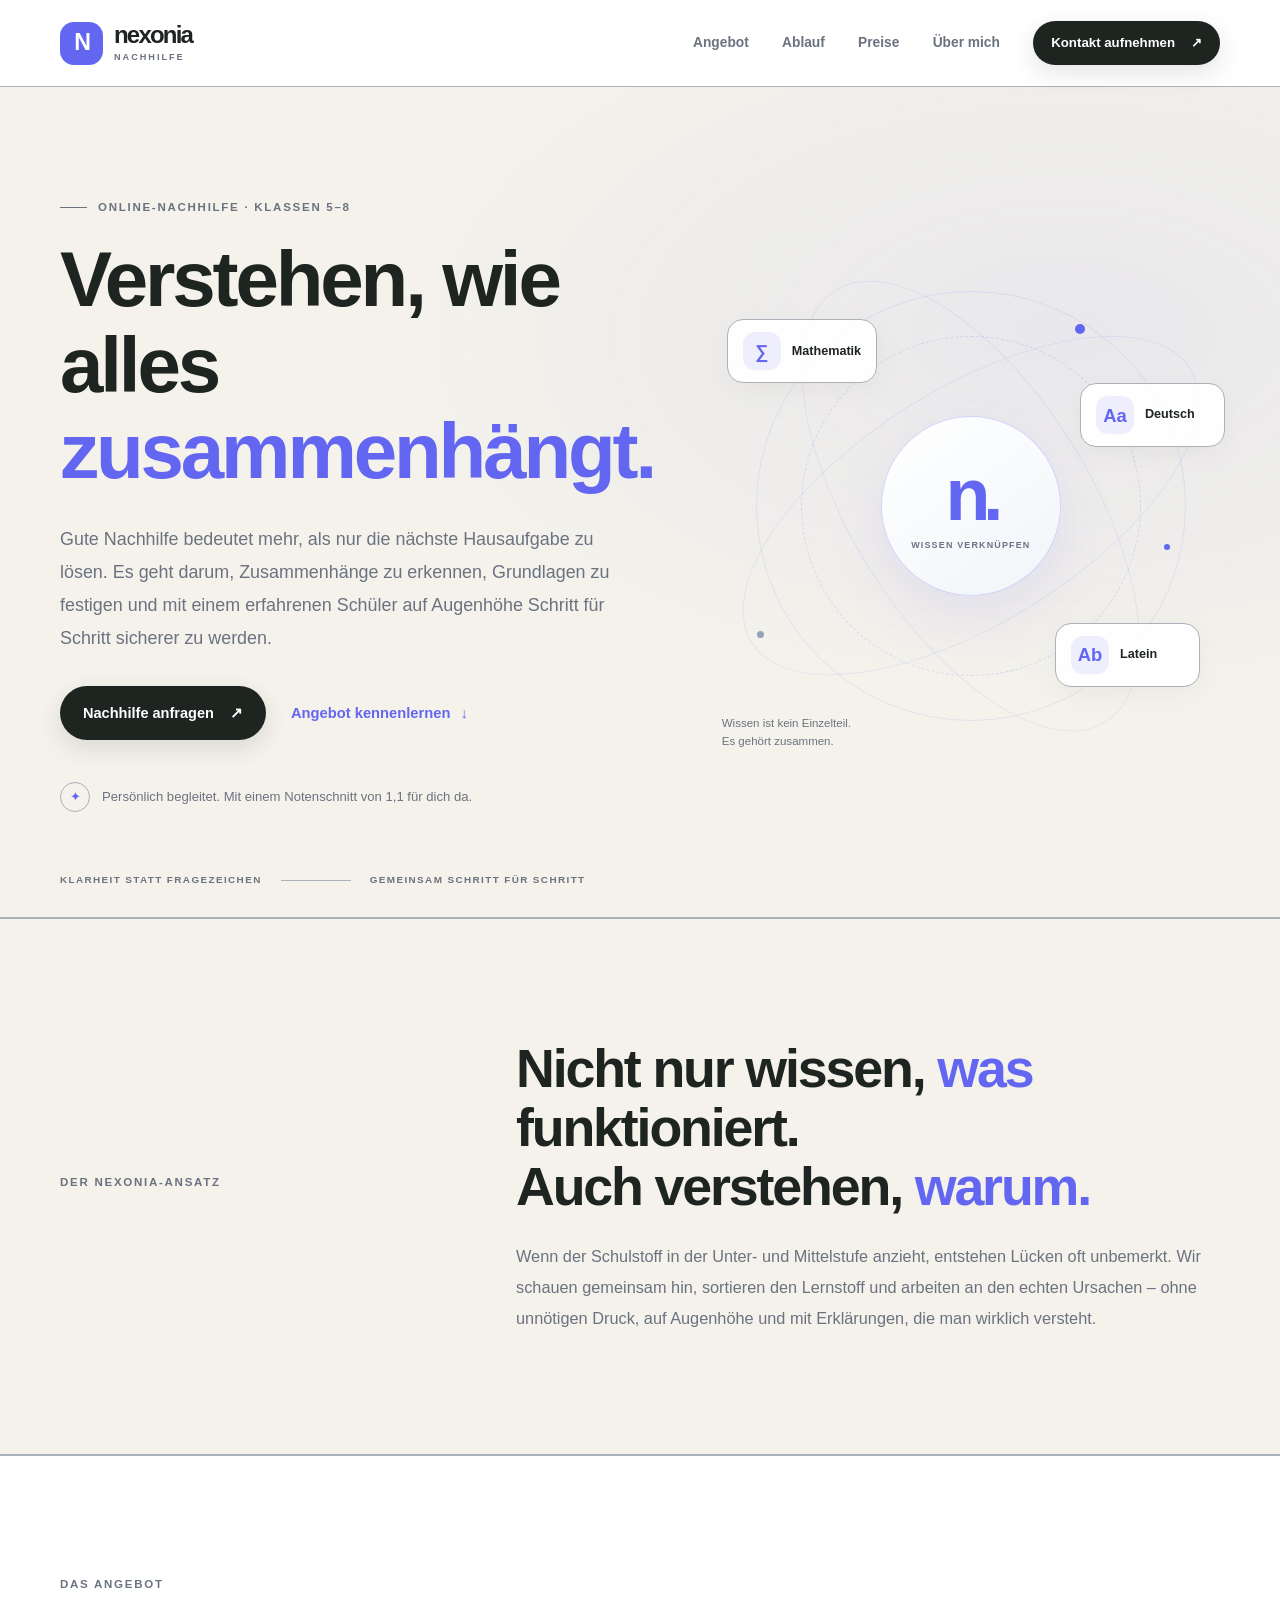
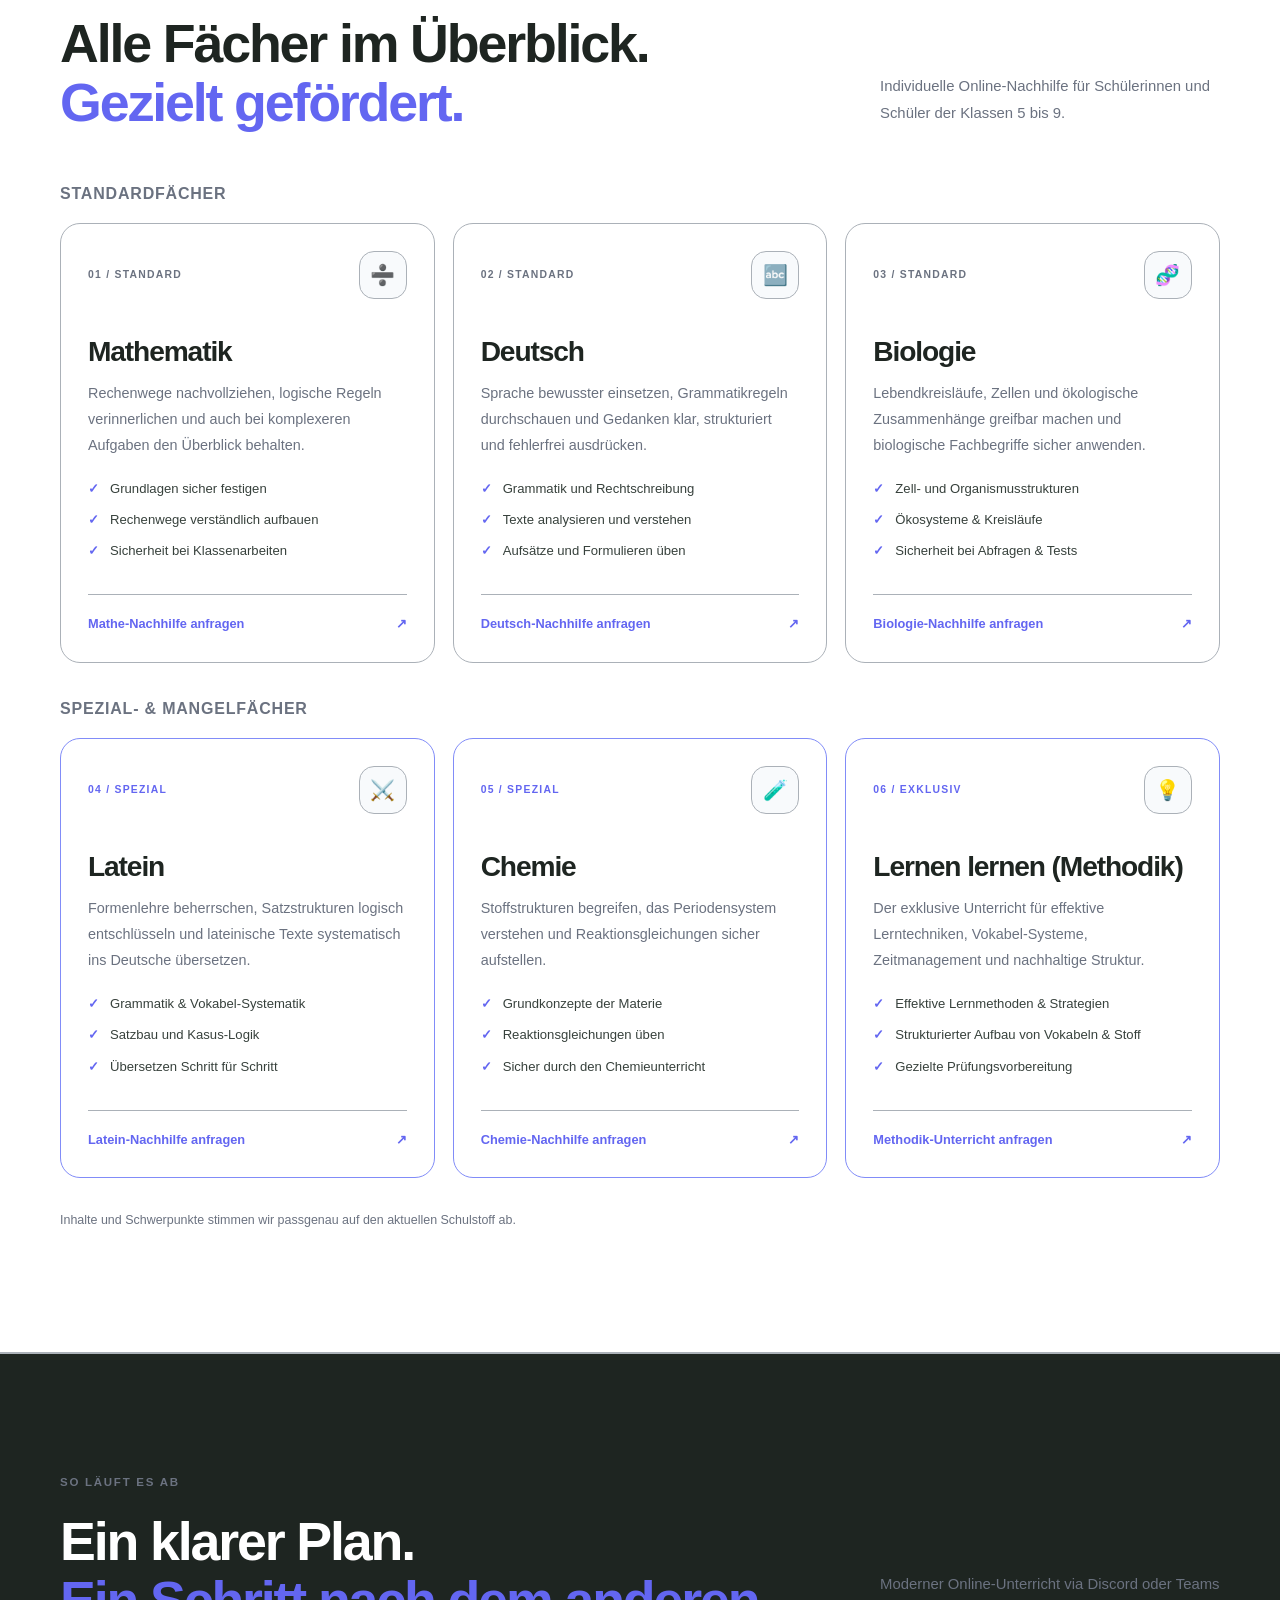
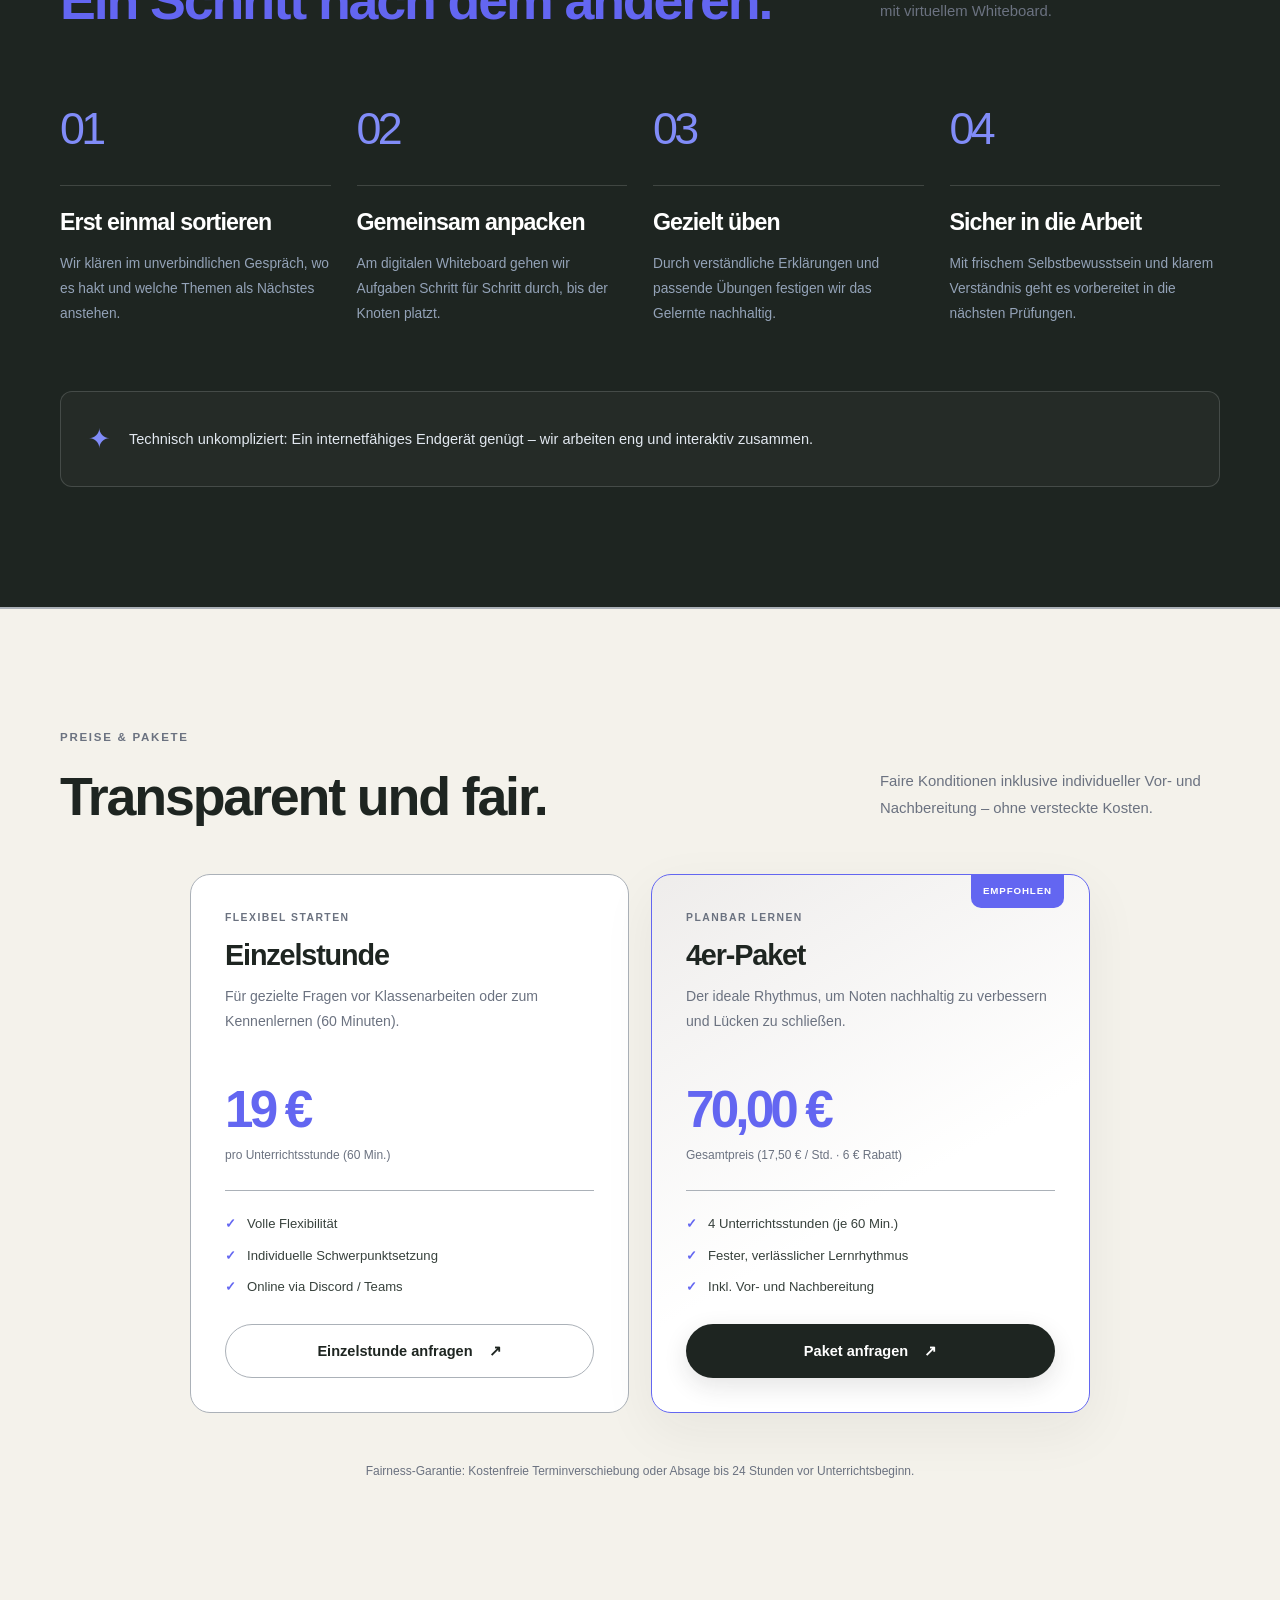
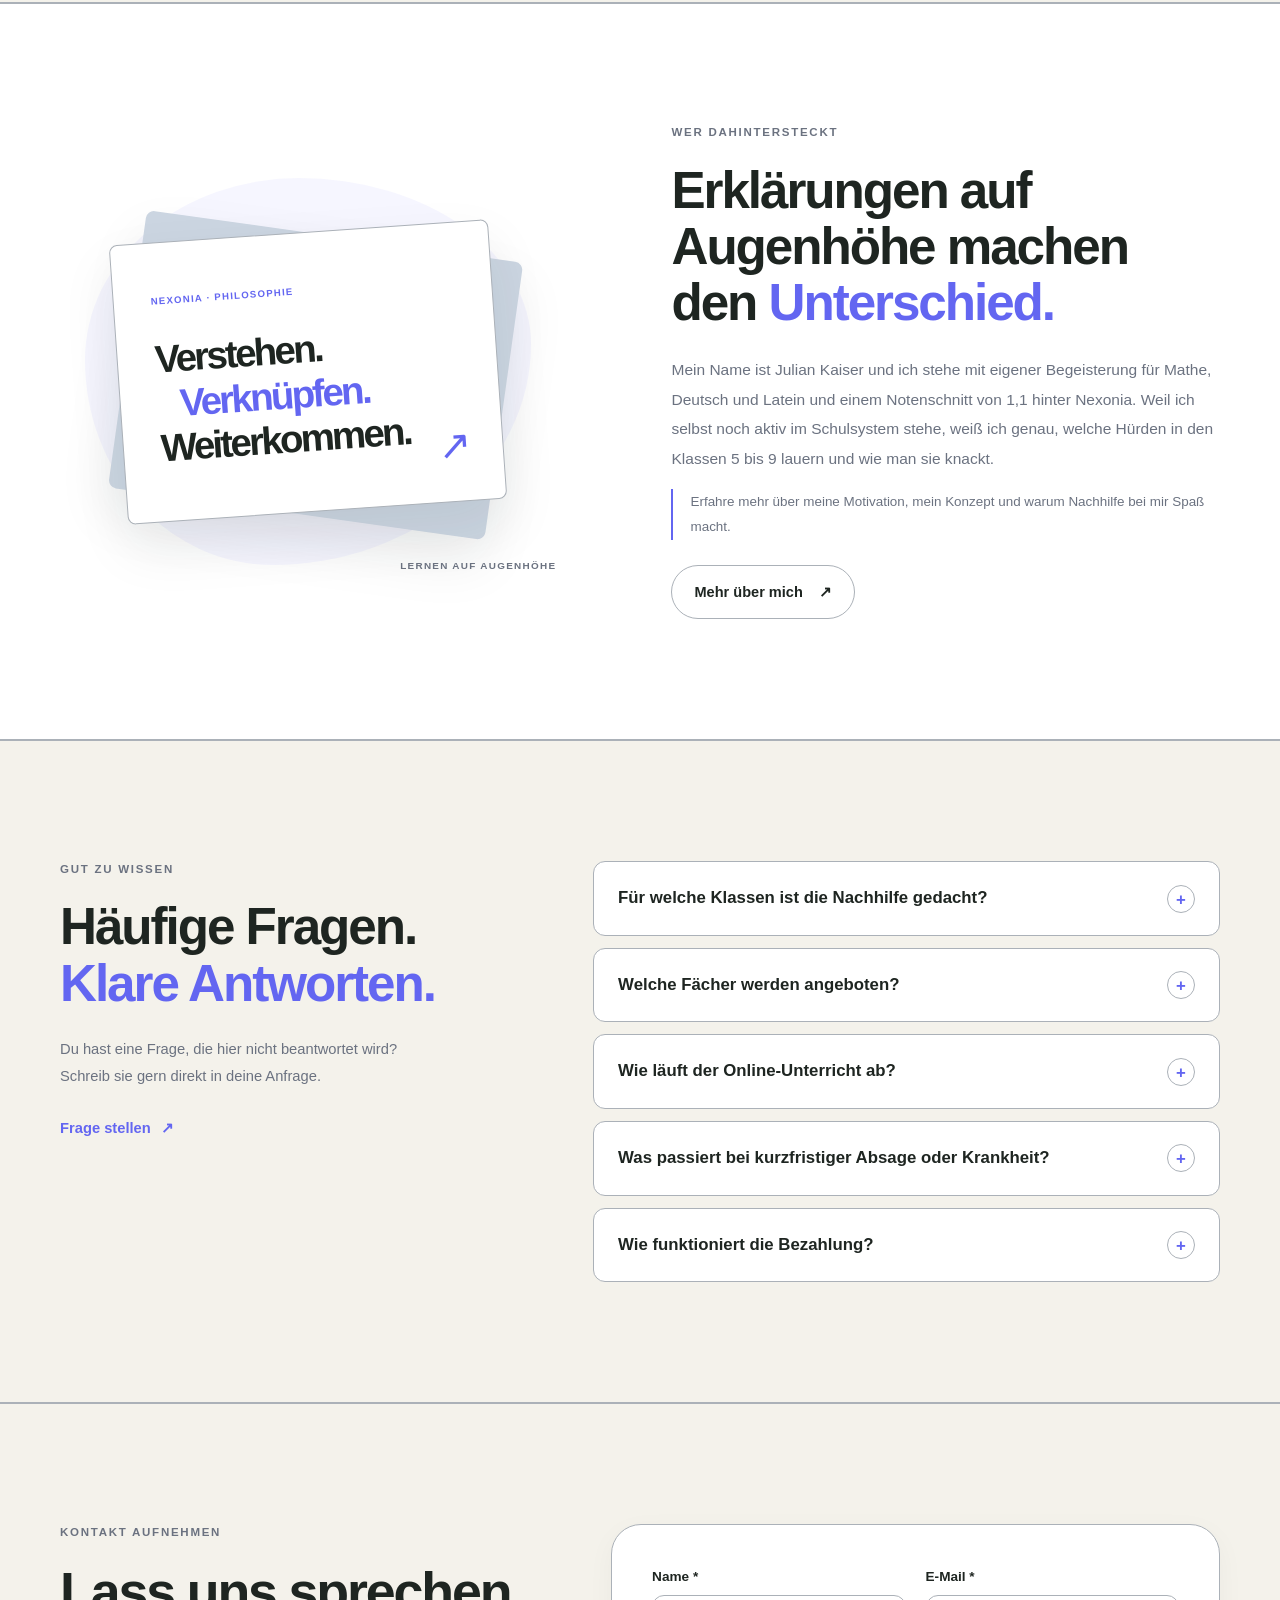
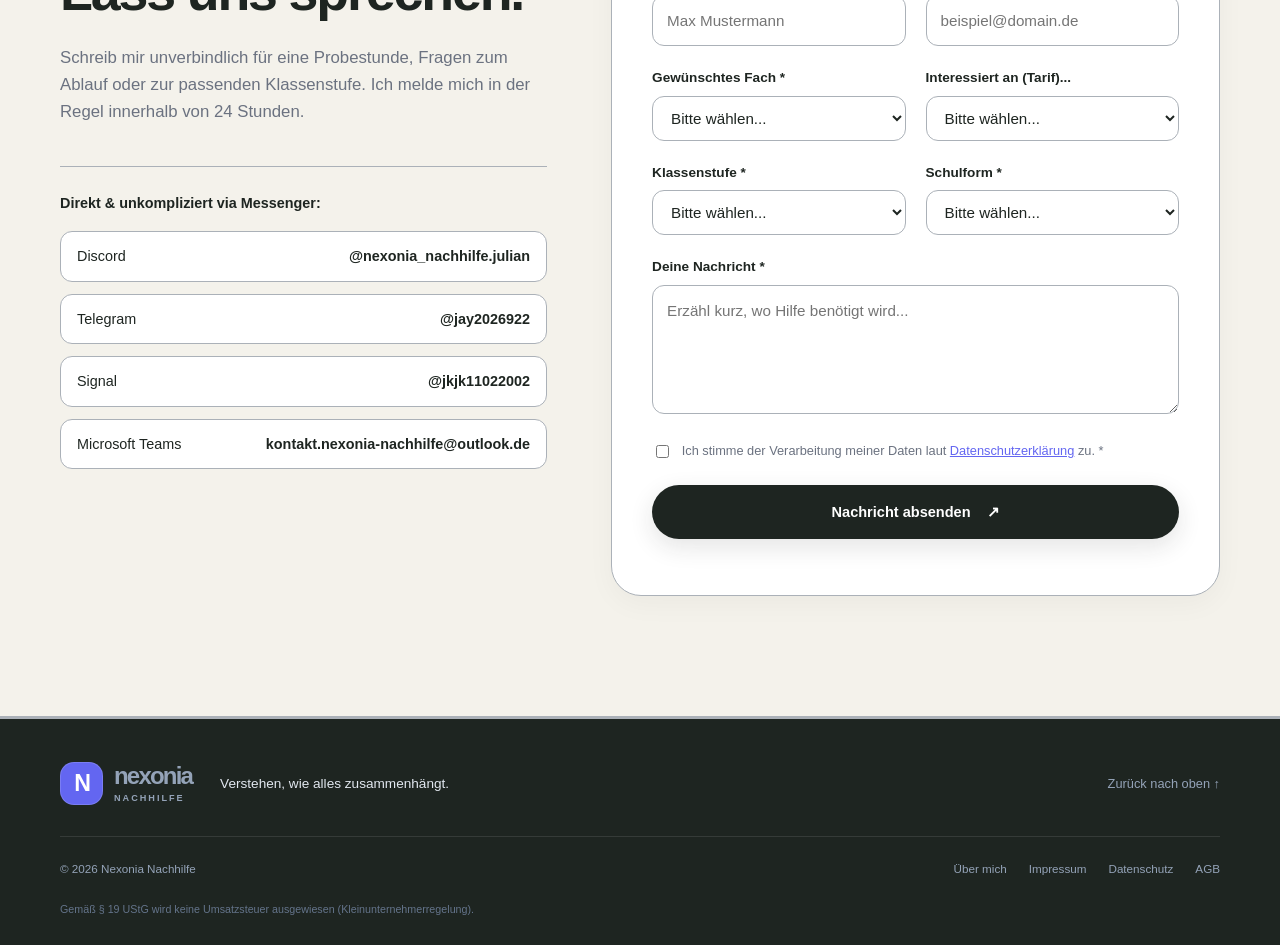
<file: index.html>
<!DOCTYPE html>
<html lang="de">
<head>
    <meta charset="UTF-8">
    <meta name="viewport" content="width=device-width, initial-scale=1">
    <meta name="description" content="Nexonia Nachhilfe: persönliche Online-Nachhilfe in Mathematik, Deutsch und Latein für die Klassen 5 bis 9. Verständlich erklärt und individuell begleitet.">
    <title>Nexonia Nachhilfe – Verstehen, wie alles zusammenhängt</title>
    <link rel="stylesheet" href="css/style.css">
    <link rel="apple-touch-icon" sizes="180x180" href="assets/apple-touch-icon.png">
    <link rel="icon" type="image/png" sizes="32x32" href="assets/favicon-32x32.png">
    <link rel="icon" type="image/png" sizes="16x16" href="assets/favicon-16x16.png">
    <link rel="icon" type="image/png" sizes="16x16" href="assets/favicon.ico">
    <link rel="manifest" href="assets/site.webmanifest">
    <script src="js/main.js" defer></script>
</head>

<body>
    <a class="skip-link" href="#main">Direkt zum Inhalt</a>

    <header class="site-header" id="top">
        <div class="container header-inner">
            <a class="brand" href="index.html" aria-label="Nexonia Nachhilfe – Startseite">
                <span class="brand-mark" aria-hidden="true">N</span>
                <span class="brand-copy">
                    <span class="brand-name">nexonia</span>
                    <span class="brand-subtitle">NACHHILFE</span>
                </span>
            </a>

            <button class="nav-toggle" type="button" aria-expanded="false" aria-controls="primary-navigation" aria-label="Navigation öffnen">
                <span></span>
                <span></span>
            </button>

            <nav class="primary-navigation" id="primary-navigation" aria-label="Hauptnavigation">
                <a href="#angebot">Angebot</a>
                <a href="#ablauf">Ablauf</a>
                <a href="#preise">Preise</a>
                <a href="ueber-mich.html">Über mich</a>
                <a class="button button-small button-dark" href="#kontakt">Kontakt aufnehmen <span aria-hidden="true">↗</span></a>
            </nav>
        </div>
    </header>

    <main id="main">
        <!-- HERO -->
        <section class="hero section">
            <div class="container hero-grid">
                <div class="hero-copy">
                    <p class="eyebrow"><span class="eyebrow-line"></span> ONLINE-NACHHILFE · KLASSEN 5–8</p>
                    <h1>Verstehen, wie<br>alles <span class="text-accent">zusammenhängt.</span></h1>
                    <p class="hero-description">
                        Gute Nachhilfe bedeutet mehr, als nur die nächste Hausaufgabe zu lösen. 
                        Es geht darum, Zusammenhänge zu erkennen, Grundlagen zu festigen und mit einem 
                        erfahrenen Schüler auf Augenhöhe Schritt für Schritt sicherer zu werden.
                    </p>
                    <div class="hero-actions">
                        <a class="button button-dark" href="#kontakt">Nachhilfe anfragen <span aria-hidden="true">↗</span></a>
                        <a class="text-link" href="#angebot">Angebot kennenlernen <span aria-hidden="true">↓</span></a>
                    </div>
                    <div class="hero-note">
                        <span class="note-icon" aria-hidden="true">✦</span>
                        <p>Persönlich begleitet. Mit einem Notenschnitt von 1,1 für dich da.</p>
                    </div>
                </div>

                <div class="hero-visual" aria-label="Illustration zum Lernen und Verknüpfen von Wissen">
                    <div class="visual-orbit orbit-one"></div>
                    <div class="visual-orbit orbit-two"></div>
                    <div class="visual-center">
                        <span class="visual-symbol" aria-hidden="true">n.</span>
                        <span class="visual-center-label">WISSEN VERKNÜPFEN</span>
                    </div>
                    <div class="concept concept-math">
                        <span class="concept-icon" aria-hidden="true">∑</span>
                        <span class="concept-label">Mathematik</span>
                    </div>
                    <div class="concept concept-german">
                        <span class="concept-icon" aria-hidden="true">Aa</span>
                        <span class="concept-label">Deutsch</span>
                    </div>
                    <div class="concept concept-latin">
                        <span class="concept-icon" aria-hidden="true">Ab</span>
                        <span class="concept-label">Latein</span>
                    </div>
                    <span class="visual-dot dot-one" aria-hidden="true"></span>
                    <span class="visual-dot dot-two" aria-hidden="true"></span>
                    <span class="visual-dot dot-three" aria-hidden="true"></span>
                    <p class="visual-caption">Wissen ist kein Einzelteil.<br>Es gehört zusammen.</p>
                </div>
            </div>
            <div class="container hero-bottom">
                <span>KLARHEIT STATT FRAGEZEICHEN</span>
                <span class="hero-bottom-line" aria-hidden="true"></span>
                <span>GEMEINSAM SCHRITT FÜR SCHRITT</span>
            </div>
        </section>

        <!-- INTRO -->
        <section class="intro section section-light">
            <div class="container intro-grid">
                <p class="eyebrow">DER NEXONIA-ANSATZ</p>
                <div>
                    <h2>Nicht nur wissen, <em>was</em> funktioniert.<br>Auch verstehen, <em>warum.</em></h2>
                    <p class="intro-text">
                        Wenn der Schulstoff in der Unter- und Mittelstufe anzieht, entstehen Lücken oft unbemerkt. 
                        Wir schauen gemeinsam hin, sortieren den Lernstoff und arbeiten an den echten Ursachen – 
                        ohne unnötigen Druck, auf Augenhöhe und mit Erklärungen, die man wirklich versteht.
                    </p>
                </div>
            </div>
        </section>

<!-- SUBJECTS -->
        <section class="subjects section" id="angebot">
            <div class="container">
                <div class="section-heading">
                    <div>
                        <p class="eyebrow">DAS ANGEBOT</p>
                        <h2>Alle Fächer im Überblick.<br><em>Gezielt gefördert.</em></h2>
                    </div>
                    <p class="section-heading-note">Individuelle Online-Nachhilfe für Schülerinnen und Schüler der Klassen 5 bis 9.</p>
                </div>

                <!-- 1. Standardfächer (3 Karten in einer Reihe) -->
                <div style="margin-bottom: 2rem;">
                    <p style="font-size: 1rem; font-weight: 700; color: var(--color-muted); letter-spacing: 0.05em; text-transform: uppercase; margin-bottom: 1rem;">Standardfächer</p>
                    <div class="subject-grid" style="grid-template-columns: repeat(auto-fit, minmax(280px, 1fr));">
                        
                        <!-- Mathematik -->
                        <article class="subject-card subject-math">
                            <div class="subject-card-top">
                                <span class="subject-number">01 / STANDARD</span>
                                <span class="subject-symbol" aria-hidden="true">➗</span>
                            </div>
                            <h3>Mathematik</h3>
                            <p>Rechenwege nachvollziehen, logische Regeln verinnerlichen und auch bei komplexeren Aufgaben den Überblick behalten.</p>
                            <ul>
                                <li>Grundlagen sicher festigen</li>
                                <li>Rechenwege verständlich aufbauen</li>
                                <li>Sicherheit bei Klassenarbeiten</li>
                            </ul>
                            <a class="card-link" href="#kontakt">Mathe-Nachhilfe anfragen <span aria-hidden="true">↗</span></a>
                        </article>

                        <!-- Deutsch -->
                        <article class="subject-card subject-german">
                            <div class="subject-card-top">
                                <span class="subject-number">02 / STANDARD</span>
                                <span class="subject-symbol" aria-hidden="true">🔤</span>
                            </div>
                            <h3>Deutsch</h3>
                            <p>Sprache bewusster einsetzen, Grammatikregeln durchschauen und Gedanken klar, strukturiert und fehlerfrei ausdrücken.</p>
                            <ul>
                                <li>Grammatik und Rechtschreibung</li>
                                <li>Texte analysieren und verstehen</li>
                                <li>Aufsätze und Formulieren üben</li>
                            </ul>
                            <a class="card-link" href="#kontakt">Deutsch-Nachhilfe anfragen <span aria-hidden="true">↗</span></a>
                        </article>

                        <!-- Biologie -->
                        <article class="subject-card subject-biology">
                            <div class="subject-card-top">
                                <span class="subject-number">03 / STANDARD</span>
                                <span class="subject-symbol" aria-hidden="true">🧬</span>
                            </div>
                            <h3>Biologie</h3>
                            <p>Lebendkreisläufe, Zellen und ökologische Zusammenhänge greifbar machen und biologische Fachbegriffe sicher anwenden.</p>
                            <ul>
                                <li>Zell- und Organismusstrukturen</li>
                                <li>Ökosysteme & Kreisläufe</li>
                                <li>Sicherheit bei Abfragen & Tests</li>
                            </ul>
                            <a class="card-link" href="#kontakt">Biologie-Nachhilfe anfragen <span aria-hidden="true">↗</span></a>
                        </article>

                    </div>
                </div>

                <!-- 2. Spezialfächer & Methoden-Paket -->
                <div>
                    <p style="font-size: 1rem; font-weight: 700; color: var(--color-muted); letter-spacing: 0.05em; text-transform: uppercase; margin-bottom: 1rem;">Spezial- & Mangelfächer</p>
                    <div class="subject-grid" style="grid-template-columns: repeat(auto-fit, minmax(280px, 1fr));">
                        
                        <!-- Latein -->
                        <article class="subject-card subject-latin" style="border-color: var(--color-violet-light, #e2d9fc);">
                            <div class="subject-card-top">
                                <span class="subject-number" style="color: var(--color-violet);">04 / SPEZIAL</span>
                                <span class="subject-symbol" aria-hidden="true">⚔️</span>
                            </div>
                            <h3>Latein</h3>
                            <p>Formenlehre beherrschen, Satzstrukturen logisch entschlüsseln und lateinische Texte systematisch ins Deutsche übersetzen.</p>
                            <ul>
                                <li>Grammatik & Vokabel-Systematik</li>
                                <li>Satzbau und Kasus-Logik</li>
                                <li>Übersetzen Schritt für Schritt</li>
                            </ul>
                            <a class="card-link" href="#kontakt">Latein-Nachhilfe anfragen <span aria-hidden="true">↗</span></a>
                        </article>

                        <!-- Chemie -->
                        <article class="subject-card subject-chemistry" style="border-color: var(--color-violet-light, #e2d9fc);">
                            <div class="subject-card-top">
                                <span class="subject-number" style="color: var(--color-violet);">05 / SPEZIAL</span>
                                <span class="subject-symbol" aria-hidden="true">🧪</span>
                            </div>
                            <h3>Chemie</h3>
                            <p>Stoffstrukturen begreifen, das Periodensystem verstehen und Reaktionsgleichungen sicher aufstellen.</p>
                            <ul>
                                <li>Grundkonzepte der Materie</li>
                                <li>Reaktionsgleichungen üben</li>
                                <li>Sicher durch den Chemieunterricht</li>
                            </ul>
                            <a class="card-link" href="#kontakt">Chemie-Nachhilfe anfragen <span aria-hidden="true">↗</span></a>
                        </article>

                        <!-- Lernen Lernen / Methodik -->
                        <article class="subject-card subject-method" style="border-color: var(--color-violet-light, #e2d9fc);">
                            <div class="subject-card-top">
                                <span class="subject-number" style="color: var(--color-violet);">06 / EXKLUSIV</span>
                                <span class="subject-symbol" aria-hidden="true">💡</span>
                            </div>
                            <h3>Lernen lernen (Methodik)</h3>
                            <p>Der exklusive Unterricht für effektive Lerntechniken, Vokabel-Systeme, Zeitmanagement und nachhaltige Struktur.</p>
                            <ul>
                                <li>Effektive Lernmethoden & Strategien</li>
                                <li>Strukturierter Aufbau von Vokabeln & Stoff</li>
                                <li>Gezielte Prüfungsvorbereitung</li>
                            </ul>
                            <a class="card-link" href="#kontakt">Methodik-Unterricht anfragen <span aria-hidden="true">↗</span></a>
                        </article>

                    </div>
                </div>

                <p class="section-footnote" style="margin-top: 2rem;">Inhalte und Schwerpunkte stimmen wir passgenau auf den aktuellen Schulstoff ab.</p>
            </div>
        </section>

        <!-- APPROACH -->
        <section class="approach section section-dark" id="ablauf">
            <div class="container">
                <div class="section-heading section-heading-dark">
                    <div>
                        <p class="eyebrow">SO LÄUFT ES AB</p>
                        <h2>Ein klarer Plan.<br><em>Ein Schritt nach dem anderen.</em></h2>
                    </div>
                    <p class="section-heading-note">Moderner Online-Unterricht via Discord oder Teams mit virtuellem Whiteboard.</p>
                </div>

                <div class="steps-grid">
                    <article class="step-card">
                        <span class="step-number">01</span>
                        <div class="step-rule"></div>
                        <h3>Erst einmal sortieren</h3>
                        <p>Wir klären im unverbindlichen Gespräch, wo es hakt und welche Themen als Nächstes anstehen.</p>
                    </article>
                    <article class="step-card">
                        <span class="step-number">02</span>
                        <div class="step-rule"></div>
                        <h3>Gemeinsam anpacken</h3>
                        <p>Am digitalen Whiteboard gehen wir Aufgaben Schritt für Schritt durch, bis der Knoten platzt.</p>
                    </article>
                    <article class="step-card">
                        <span class="step-number">03</span>
                        <div class="step-rule"></div>
                        <h3>Gezielt üben</h3>
                        <p>Durch verständliche Erklärungen und passende Übungen festigen wir das Gelernte nachhaltig.</p>
                    </article>
                    <article class="step-card">
                        <span class="step-number">04</span>
                        <div class="step-rule"></div>
                        <h3>Sicher in die Arbeit</h3>
                        <p>Mit frischem Selbstbewusstsein und klarem Verständnis geht es vorbereitet in die nächsten Prüfungen.</p>
                    </article>
                </div>

                <div class="approach-bottom">
                    <span class="approach-star" aria-hidden="true">✦</span>
                    <p>Technisch unkompliziert: Ein internetfähiges Endgerät genügt – wir arbeiten eng und interaktiv zusammen.</p>
                </div>
            </div>
        </section>

<!-- PRICING -->
        <section class="pricing section section-light" id="preise">
            <div class="container">
                <div class="section-heading">
                    <div>
                        <p class="eyebrow">PREISE & PAKETE</p>
                        <h2>Transparent und fair.</h2>
                    </div>
                    <p class="section-heading-note">Faire Konditionen inklusive individueller Vor- und Nachbereitung – ohne versteckte Kosten.</p>
                </div>

                <!-- 1. STANDARDFACH-BEREICH -->

                <div class="pricing-grid" style="margin-bottom: 3rem;">
                    <!-- Einzelstunde Standard -->
                    <article class="price-card">
                        <p class="price-label">FLEXIBEL STARTEN</p>
                        <h3>Einzelstunde</h3>
                        <p class="price-description">Für gezielte Fragen vor Klassenarbeiten oder zum Kennenlernen (60 Minuten).</p>
                        <div class="price-amount"><span>19 €</span></div>
                        <p class="price-unit">pro Unterrichtsstunde (60 Min.)</p>
                        <ul class="price-features">
                            <li>Volle Flexibilität</li>
                            <li>Individuelle Schwerpunktsetzung</li>
                            <li>Online via Discord / Teams</li>
                        </ul>
                        <a class="button button-outline" href="#kontakt">Einzelstunde anfragen <span aria-hidden="true">↗</span></a>
                    </article>

                    <!-- 4er-Block Standard -->
                    <article class="price-card price-card-featured">
                        <span class="price-badge">EMPFOHLEN</span>
                        <p class="price-label">PLANBAR LERNEN</p>
                        <h3>4er-Paket</h3>
                        <p class="price-description">Der ideale Rhythmus, um Noten nachhaltig zu verbessern und Lücken zu schließen.</p>
                        <div class="price-amount"><span>70,00 €</span></div>
                        <p class="price-unit">Gesamtpreis (17,50 € / Std. · 6 € Rabatt)</p>
                        <ul class="price-features">
                            <li>4 Unterrichtsstunden (je 60 Min.)</li>
                            <li>Fester, verlässlicher Lernrhythmus</li>
                            <li>Inkl. Vor- und Nachbereitung</li>
                        </ul>
                        <a class="button button-dark" href="#kontakt">Paket anfragen <span aria-hidden="true">↗</span></a>
                    </article>
                </div>

                <!-- 2. SPEZIALFACH-BEREICH
                <div class="pricing-category-title" style="margin-bottom: 1.5rem;">
                    <h3 style="font-size: 1.5rem; color: var(--color-ink);">Spezialfächer / Methodik <span style="font-weight: 400; font-size: 1.25rem; color: var(--color-muted);">(Latein, Chemie, Lernen lernen)</span></h3>
                </div>

                <div class="pricing-grid">
                    <!-- Einzelstunde Spezial
                    <article class="price-card">
                        <p class="price-label">INTENSIV & FOKUSSIERT</p>
                        <h3>Einzelstunde Spezial / Methodik</h3>
                        <p class="price-description">Für anspruchsvolle Vokabel-Systeme, Reaktionsgleichungen oder das Methodik-Training.</p>
                        <div class="price-amount"><span>19,00 €</span></div>
                        <p class="price-unit">pro Unterrichtsstunde (60 Min.)</p>
                        <ul class="price-features">
                            <li>Höherer Vorbereitungsaufwand</li>
                            <li>Spezifisches Übungsmaterial</li>
                            <li>Online via Discord / Teams</li>
                        </ul>
                        <a class="button button-outline" href="#kontakt">Einzelstunde anfragen <span aria-hidden="true">↗</span></a>
                    </article>

                    <!-- 4er-Block Spezial / Methodik
                    <article class="price-card price-card-featured">
                        <span class="price-badge">EXKLUSIVES MODUL</span>
                        <p class="price-label">METHODEN- & FÄCHER-PAKET</p>
                        <h3>4er-Paket (Spezial / Methodik)</h3>
                        <p class="price-description">Für Latein, Chemie oder das exklusive „Lernen Lernen“-Methodiktraining.</p>
                        <div class="price-amount"><span>70,00 €</span></div>
                        <p class="price-unit">Gesamtpreis (20,00 € / Std. · 8€ Rabatt)</p>
                        <ul class="price-features">
                            <li>4 Unterrichtsstunden (je 60 Min.)</li>
                            <li>Ideal für nachhaltiges Methodentraining</li>
                            <li>Inkl. individueller Vorbereitung</li>
                        </ul>
                        <a class="button button-dark" href="#kontakt">Paket anfragen <span aria-hidden="true">↗</span></a>
                    </article>
                </div> -->

                <p class="pricing-note" style="margin-top: 2rem;">Fairness-Garantie: Kostenfreie Terminverschiebung oder Absage bis 24 Stunden vor Unterrichtsbeginn.</p>
            </div>
        </section>

        <!-- ABOUT TEASER -->
        <section class="about-teaser section">
            <div class="container about-grid">
                <div class="about-art" aria-hidden="true">
                    <div class="about-art-paper paper-back"></div>
                    <div class="about-art-paper paper-front">
                        <span class="paper-small">NEXONIA · PHILOSOPHIE</span>
                        <span class="paper-large">Verstehen.</span>
                        <span class="paper-large paper-indent">Verknüpfen.</span>
                        <span class="paper-large">Weiterkommen.</span>
                        <span class="paper-scribble">↗</span>
                    </div>
                    <span class="about-art-caption">LERNEN AUF AUGENHÖHE</span>
                </div>
                <div class="about-copy">
                    <p class="eyebrow">WER DAHINTERSTECKT</p>
                    <h2>Erklärungen auf Augenhöhe machen den <em>Unterschied.</em></h2>
                    <p>
                        Mein Name ist Julian Kaiser und ich stehe mit eigener Begeisterung für Mathe, Deutsch und Latein
                        und einem Notenschnitt von 1,1 hinter Nexonia. Weil ich selbst noch aktiv im Schulsystem stehe, weiß ich genau, 
                        welche Hürden in den Klassen 5 bis 9 lauern und wie man sie knackt.
                    </p>
                    <p class="about-placeholder-note">
                        Erfahre mehr über meine Motivation, mein Konzept und warum Nachhilfe bei mir Spaß macht.
                    </p>
                    <a class="button button-outline" href="ueber-mich.html">Mehr über mich <span aria-hidden="true">↗</span></a>
                </div>
            </div>
        </section>

        <!-- FAQ -->
        <section class="faq section section-light" id="faq">
            <div class="container faq-grid">
                <div class="faq-intro">
                    <p class="eyebrow">GUT ZU WISSEN</p>
                    <h2>Häufige Fragen.<br><em>Klare Antworten.</em></h2>
                    <p>Du hast eine Frage, die hier nicht beantwortet wird? Schreib sie gern direkt in deine Anfrage.</p>
                    <a class="text-link" href="#kontakt">Frage stellen <span aria-hidden="true">↗</span></a>
                </div>

                <div class="faq-list">
                    <div class="faq-item">
                        <button class="faq-question" type="button">
                            <span>Für welche Klassen ist die Nachhilfe gedacht?</span>
                            <span class="faq-plus">+</span>
                        </button>
                        <div class="faq-answer">
                            <p>Das Angebot richtet sich gezielt an Schülerinnen und Schüler der Klassenstufen 5 bis 9.</p>
                        </div>
                    </div>

                    <div class="faq-item">
                        <button class="faq-question" type="button">
                            <span>Welche Fächer werden angeboten?</span>
                            <span class="faq-plus">+</span>
                        </button>
                        <div class="faq-answer">
                            <p>Mathematik, Deutsch und Biologie als Standardfächer sowie Latein, Chemie und Lernen lernen als Spezialfächer. 
                               Die Inhalte werden jeweils an den individuellen Bedarf angepasst.</p>
                        </div>
                    </div>

                    <div class="faq-item">
                        <button class="faq-question" type="button">
                            <span>Wie läuft der Online-Unterricht ab?</span>
                            <span class="faq-plus">+</span>
                        </button>
                        <div class="faq-answer">
                            <p>Wir treffen uns digital (z. B. über Discord, Google Zoom oder Microsoft Teams) und arbeiten mit einem gemeinsamen digitalen Whiteboard, auf dem in Echtzeit mitgeschrieben und erklärt wird.</p>
                        </div>
                    </div>

                    <div class="faq-item">
                        <button class="faq-question" type="button">
                            <span>Was passiert bei kurzfristiger Absage oder Krankheit?</span>
                            <span class="faq-plus">+</span>
                        </button>
                        <div class="faq-answer">
                            <p>Termine können bis zu 24 Stunden vorher kostenfrei abgesagt oder verschoben werden. Bei späterer Absage muss die Stunde leider berechnet werden.
                                Weitere Informationen zu den Stornierungsbedingungen sind in den AGB nachlesbar.</p>
                        </div>
                    </div>

                    <div class="faq-item">
                        <button class="faq-question" type="button">
                            <span>Wie funktioniert die Bezahlung?</span>
                            <span class="faq-plus">+</span>
                        </button>
                        <div class="faq-answer">
                            <p>Die Abrechnung erfolgt bequem per Vorkasse (Einzelstunde oder 4er-Block) vor Beginn der Unterrichtseinheit per Überweisung.
                               Wichtig dabei ist, dass die Zahlung vor Beginn der ersten Unterrichtsstunde eingegangen ist. Weitere Informationen zu den Zahlungsbedingungen sind in den AGB nachlesbar.
                            </p>
                        </div>
                    </div>
                </div>
            </div>
        </section>

<!-- KONTAKT -->
        <section class="section section-light" id="kontakt">
            <div class="container">
                <div class="contact-grid">
                    
                    <!-- Linke Spalte: Text & Messenger -->
                    <div class="contact-info">
                        <p class="eyebrow">KONTAKT AUFNEHMEN</p>
                        <h2>Lass uns sprechen.</h2>
                        <p class="contact-description">
                            Schreib mir unverbindlich für eine Probestunde, Fragen zum Ablauf oder zur passenden Klassenstufe. Ich melde mich in der Regel innerhalb von 24 Stunden.
                        </p>

                        <div class="contact-messengers">
                            <p class="messenger-title">Direkt & unkompliziert via Messenger:</p>
                            <div class="messenger-links">
                                <a target="_blank" rel="noopener" class="messenger-link">
                                    <span>Discord</span> <strong>@nexonia_nachhilfe.julian</strong>
                                </a>
                                <a target="_blank" rel="noopener" class="messenger-link">
                                    <span>Telegram</span> <strong>@jay2026922</strong>
                                </a>
                                <a target="_blank" rel="noopener" class="messenger-link">
                                    <span>Signal</span> <strong>@jkjk11022002</strong>
                                </a>
                                <a target="_blank" rel="noopener" class="messenger-link">
                                    <span>Microsoft Teams</span> <strong>kontakt.nexonia-nachhilfe@outlook.de</strong>
                                </a>
                            </div>
                        </div>
                    </div>

                    <!-- Rechte Spalte: Formular -->
                    <div class="contact-card card">
                        <form action="https://api.web3forms.com/submit" method="POST" id="web3forms-form">
                            
                            <!-- Web3Forms Key -->
                            <input type="hidden" name="access_key" value="cddaabb9-29fd-4a46-ab97-5ea2914088ac">
                            <input type="hidden" name="subject" value="Neue Anfrage zu Nachhilfe">
                            <input type="checkbox" name="botcheck" class="hidden" style="display: none;">

                            <div class="form-row">
                                <div class="form-group">
                                    <label for="name">Name *</label>
                                    <input type="text" id="name" name="name" required placeholder="Max Mustermann">
                                </div>
                                <div class="form-group">
                                    <label for="email">E-Mail *</label>
                                    <input type="email" id="email" name="email" required placeholder="beispiel@domain.de">
                                </div>
                            </div>

                            <div class="form-row">
                                <div class="form-group">
                                    <label for="fach">Gewünschtes Fach *</label>
                                    <select id="fach" name="fach" required>
                                        <option value="" disabled selected>Bitte wählen...</option>
                                        <option value="Mathematik">Mathematik</option>
                                        <option value="Deutsch">Deutsch</option>
                                        <option value="Latein">Latein</option>
                                        <option value="Physik">Biologie</option>
                                        <option value="Chemie">Chemie</option>
                                        <option value="Lernen Lernen (Methodik)">Lernen Lernen (Methodik)</option>
                                        <option value="Mehrere Fächer / Unsicher">Mehrere Fächer / Unsicher</option>
                                    </select>
                                </div>
                                <div class="form-group">
                                    <label for="tarif">Interessiert an (Tarif)...</label>
                                    <select id="tarif" name="tarif">
                                        <option value="" disabled selected>Bitte wählen...</option>
                                        <option value="Einzelstunde">Einzelstunde</option>
                                        <option value="4er-Paket">4er-Paket</option>
                                        <option value="Unsicher">Unsicher</option>
                                    </select>
                                </div>
                            </div>

                            <div class="form-row">
                                <div class="form-group">
                                    <label for="klasse">Klassenstufe *</label>
                                    <select id="klasse" name="klasse" required>
                                        <option value="" disabled selected>Bitte wählen...</option>
                                        <option value="Klasse 5">Klasse 5</option>
                                        <option value="Klasse 6">Klasse 6</option>
                                        <option value="Klasse 7">Klasse 7</option>
                                        <option value="Klasse 8">Klasse 8</option>
                                        <option value="Klasse 9">Klasse 9</option>
                                    </select>
                                </div>
                                <div class="form-group">
                                    <label for="schulform">Schulform *</label>
                                    <select id="schulform" name="schulform" required>
                                        <option value="" disabled selected>Bitte wählen...</option>
                                        <option value="Gymnasium">Gymnasium</option>
                                        <option value="Realschule">Realschule</option>
                                        <option value="Hauptschule">Hauptschule</option>
                                        <option value="Gesamtschule">Gesamtschule</option>
                                        <option value="Andere Schulform">Andere Schulform</option>
                                    </select>
                                </div>
                            </div>

                            <div class="form-group">
                                <label for="message">Deine Nachricht *</label>
                                <textarea id="message" name="message" rows="4" required placeholder="Erzähl kurz, wo Hilfe benötigt wird..."></textarea>
                            </div>

                            <div class="form-checkbox">
                                <input type="checkbox" id="dsgvo" name="dsgvo" required>
                                <label for="dsgvo">
                                    Ich stimme der Verarbeitung meiner Daten laut <a href="datenschutz.html">Datenschutzerklärung</a> zu. *
                                </label>
                            </div>

                            <button type="submit" class="button button-dark button-full" id="submit-btn">
                                Nachricht absenden <span aria-hidden="true">↗</span>
                            </button>

                            <div id="form-result" class="form-result"></div>
                        </form>
                    </div>

                </div>
            </div>
        </section>
    </main>

    <!-- FOOTER -->
    <footer class="site-footer">
        <div class="container">
            <div class="footer-main">
                <a class="brand brand-footer" href="index.html" aria-label="Nexonia Nachhilfe – Startseite">
                    <span class="brand-mark" aria-hidden="true">N</span>
                    <span class="brand-copy">
                        <span class="brand-name">nexonia</span>
                        <span class="brand-subtitle">NACHHILFE</span>
                    </span>
                </a>
                <p class="footer-tagline">Verstehen, wie alles zusammenhängt.</p>
                <a class="footer-top-link" href="#top">Zurück nach oben ↑</a>
            </div>
            <div class="footer-bottom">
                <span>© <span id="current-year">2026</span> Nexonia Nachhilfe</span>
                <nav class="footer-legal" aria-label="Rechtliche Informationen">
                    <a href="ueber-mich.html">Über mich</a>
                    <a href="impressum.html">Impressum</a>
                    <a href="datenschutz.html">Datenschutz</a>
                    <a href="agb.html">AGB</a>
                </nav>
            </div>
            <p class="footer-note">Gemäß § 19 UStG wird keine Umsatzsteuer ausgewiesen (Kleinunternehmerregelung).</p>
        </div>
    </footer>
</body>
</html>
</file>
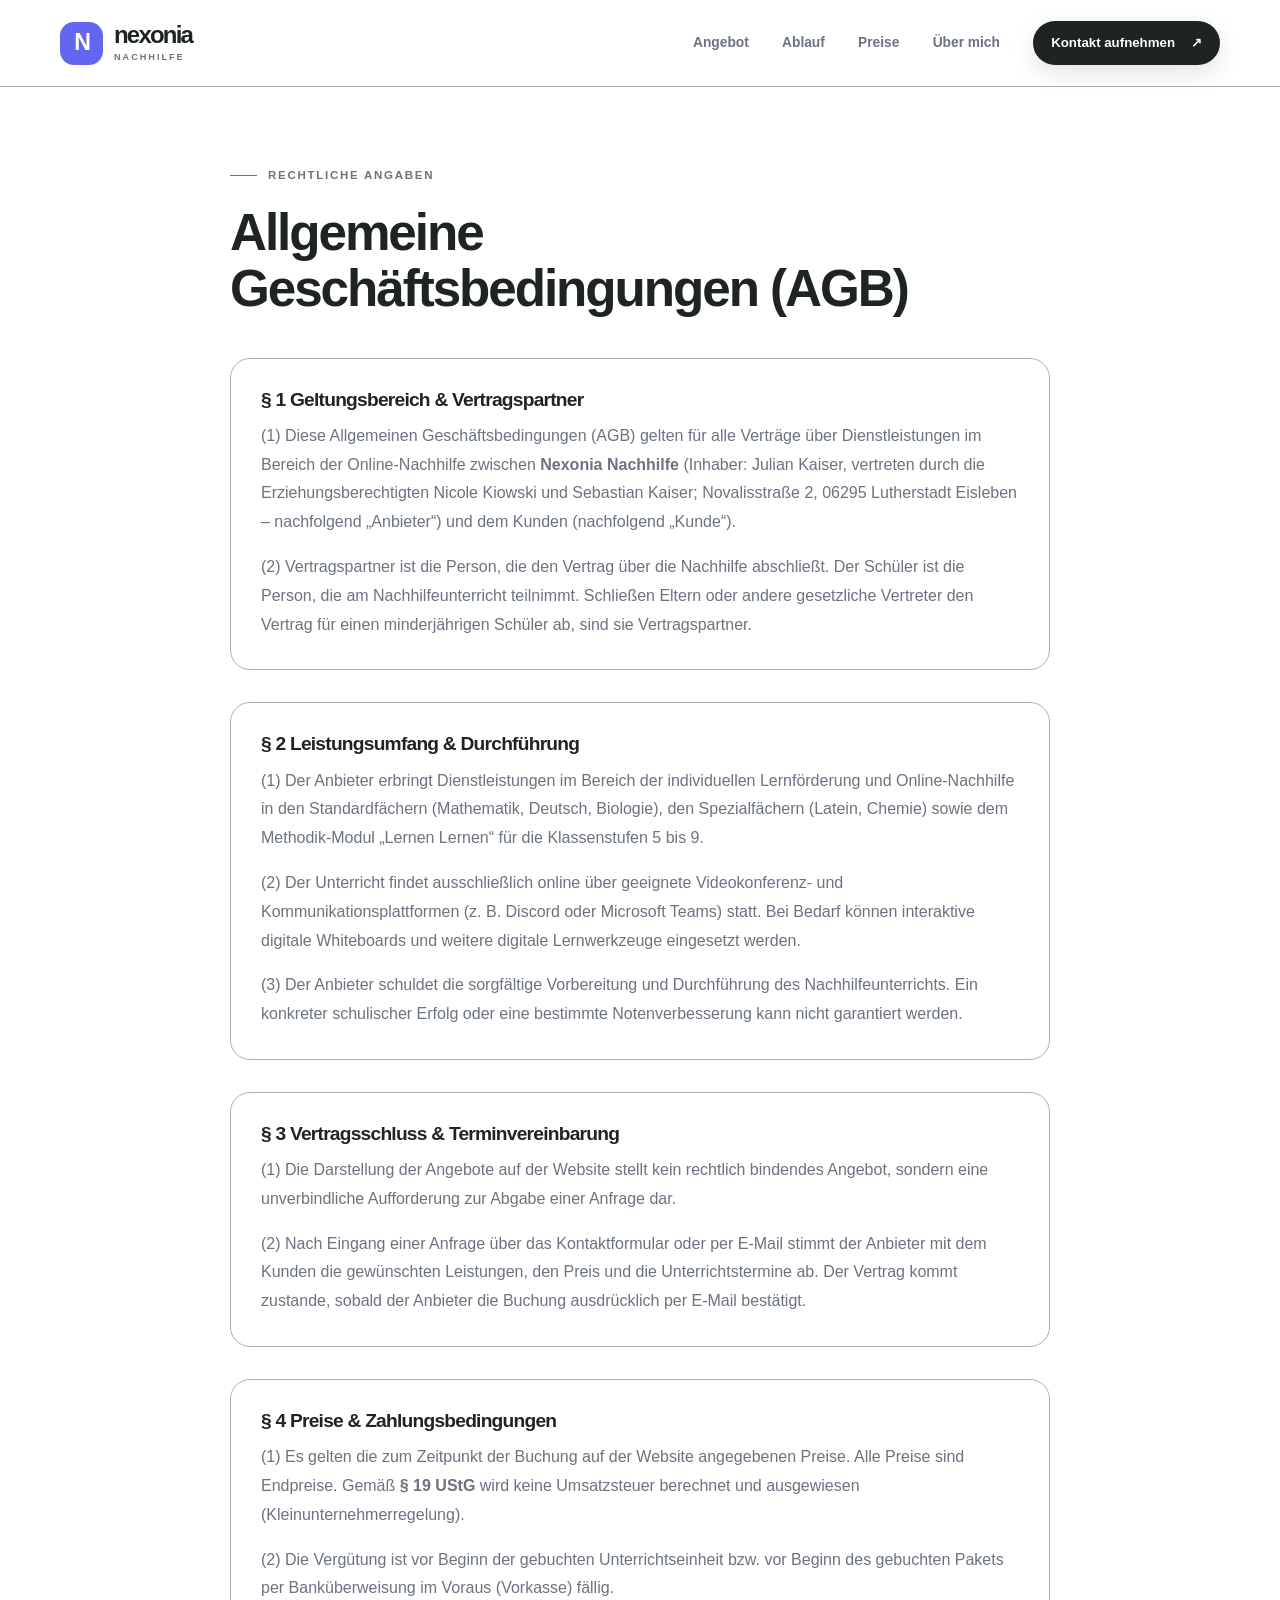
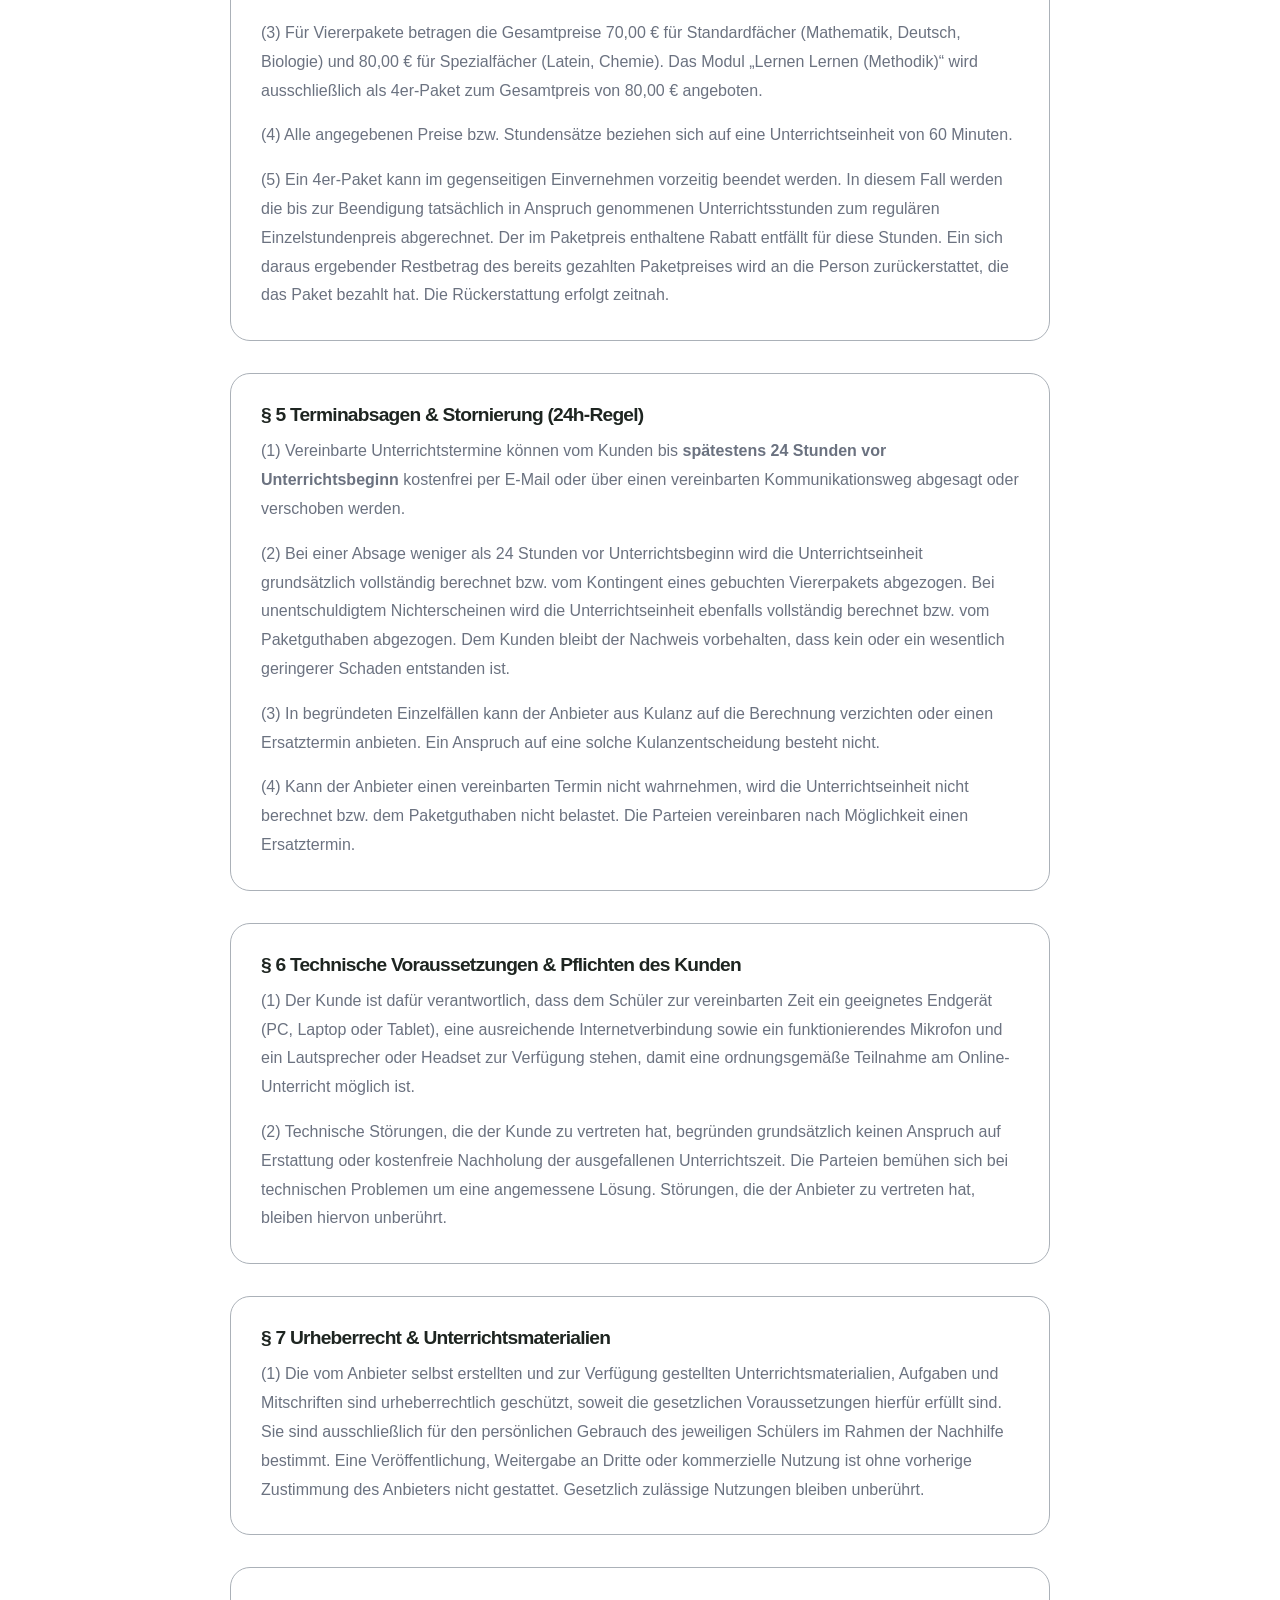
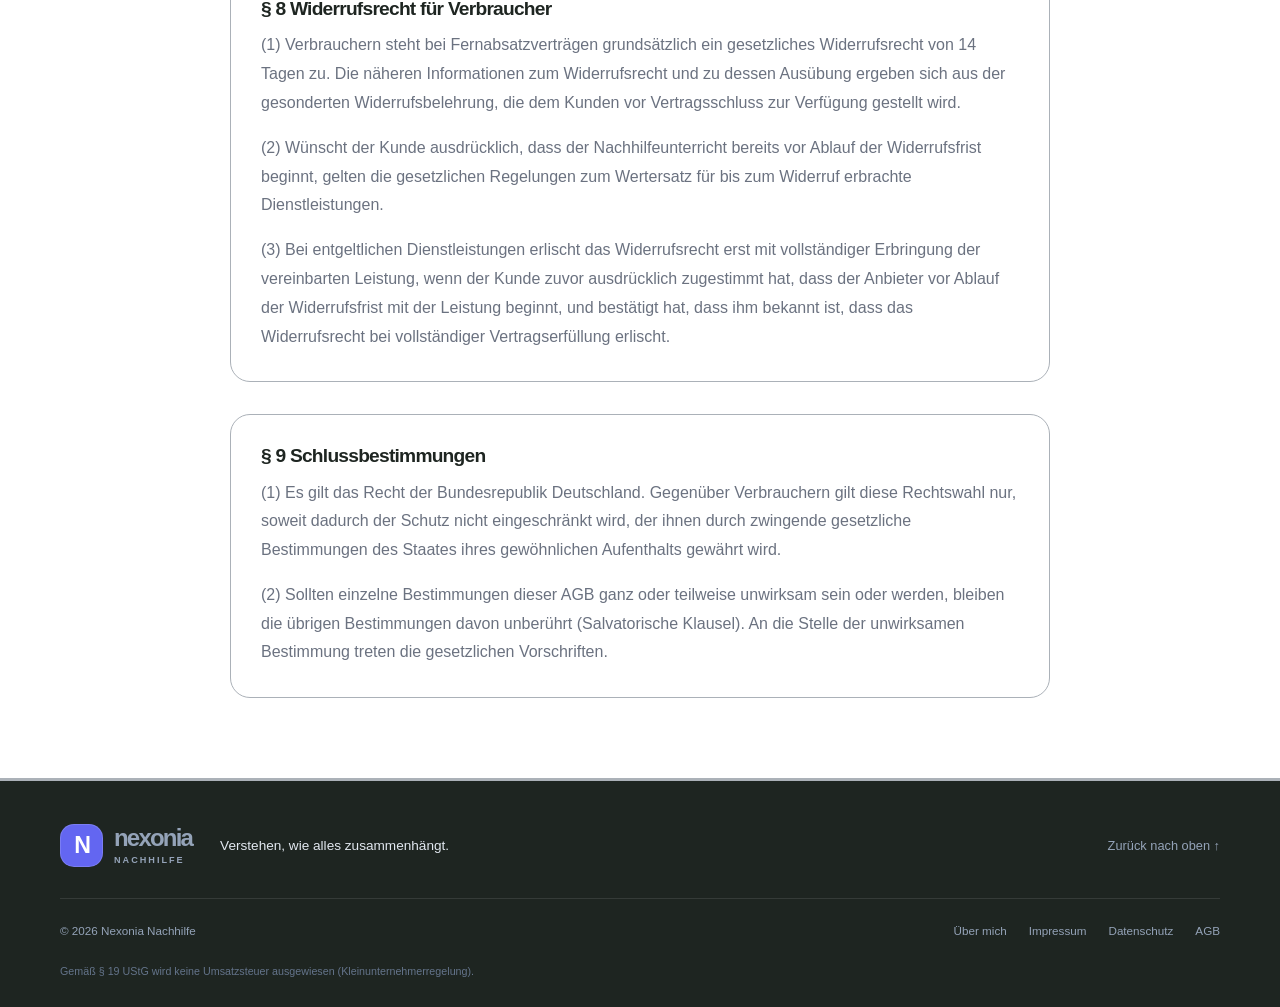
<file: agb.html>
<!DOCTYPE html>
<html lang="de">
<head>
    <meta charset="UTF-8">
    <meta name="viewport" content="width=device-width, initial-scale=1">
    <meta name="description" content="Allgemeine Geschäftsbedingungen (AGB) – Nexonia Nachhilfe: Regelungen zu Unterricht, Buchung, Absagen und Bezahlung.">
    <title>AGB – Nexonia Nachhilfe</title>
    <link rel="stylesheet" href="css/style.css">
    <link rel="apple-touch-icon" sizes="180x180" href="assets/apple-touch-icon.png">
    <link rel="icon" type="image/png" sizes="32x32" href="assets/favicon-32x32.png">
    <link rel="icon" type="image/png" sizes="16x16" href="assets/favicon-16x16.png">
    <link rel="icon" type="image/png" sizes="16x16" href="assets/favicon.ico">
    <link rel="manifest" href="assets/site.webmanifest">
    <script src="js/main.js" defer></script>
</head>

<body>
    <a class="skip-link" href="#main">Direkt zum Inhalt</a>

    <!-- Header -->
    <header class="site-header" id="top">
        <div class="container header-inner">
            <a class="brand" href="index.html" aria-label="Nexonia Nachhilfe – Startseite">
                <span class="brand-mark" aria-hidden="true">N</span>
                <span class="brand-copy">
                    <span class="brand-name">nexonia</span>
                    <span class="brand-subtitle">NACHHILFE</span>
                </span>
            </a>

            <button class="nav-toggle" type="button" aria-expanded="false" aria-controls="primary-navigation" aria-label="Navigation öffnen">
                <span></span>
                <span></span>
            </button>

            <nav class="primary-navigation" id="primary-navigation" aria-label="Hauptnavigation">
                <a href="index.html#angebot">Angebot</a>
                <a href="index.html#ablauf">Ablauf</a>
                <a href="index.html#preise">Preise</a>
                <a href="ueber-mich.html">Über mich</a>
                <a class="button button-small button-dark" href="index.html#kontakt">Kontakt aufnehmen <span aria-hidden="true">↗</span></a>
            </nav>
        </div>
    </header>

    <main id="main">
        <section class="section" style="padding: 5rem 0;">
            <div class="container" style="max-width: 820px;">
                <p class="eyebrow"><span class="eyebrow-line"></span> RECHTLICHE ANGABEN</p>
                <h1 style="font-size: clamp(2.2rem, 4vw, 3.2rem); margin-bottom: 2.5rem;">Allgemeine Geschäftsbedingungen (AGB)</h1>

                <div style="display: grid; gap: 2rem; color: var(--color-muted); line-height: 1.8;">

                    <!-- § 1 Geltungsbereich -->
                    <div class="card" style="background: var(--color-white); border: 1px solid var(--color-line); padding: 30px; border-radius: var(--radius-md);">
                        <h3 style="color: var(--color-ink); font-size: 1.2rem; margin-bottom: 0.75rem;">§ 1 Geltungsbereich & Vertragspartner</h3>
                        <p style="margin-bottom: 1rem;">
                            (1) Diese Allgemeinen Geschäftsbedingungen (AGB) gelten für alle Verträge über Dienstleistungen im Bereich der Online-Nachhilfe zwischen <strong>Nexonia Nachhilfe</strong> (Inhaber: Julian Kaiser, vertreten durch die Erziehungsberechtigten Nicole Kiowski und Sebastian Kaiser; Novalisstraße 2, 06295 Lutherstadt Eisleben – nachfolgend „Anbieter“) und dem Kunden (nachfolgend „Kunde“).
                        </p>
                        <p style="margin: 0;">
                            (2) Vertragspartner ist die Person, die den Vertrag über die Nachhilfe abschließt. Der Schüler ist die Person, die am Nachhilfeunterricht teilnimmt. Schließen Eltern oder andere gesetzliche Vertreter den Vertrag für einen minderjährigen Schüler ab, sind sie Vertragspartner.
                        </p>
                    </div>

                    <!-- § 2 Vertragsgegenstand -->
                    <div class="card" style="background: var(--color-white); border: 1px solid var(--color-line); padding: 30px; border-radius: var(--radius-md);">
                        <h3 style="color: var(--color-ink); font-size: 1.2rem; margin-bottom: 0.75rem;">§ 2 Leistungsumfang & Durchführung</h3>
                        <p style="margin-bottom: 1rem;">
                            (1) Der Anbieter erbringt Dienstleistungen im Bereich der individuellen Lernförderung und Online-Nachhilfe in den Standardfächern (Mathematik, Deutsch, Biologie), den Spezialfächern (Latein, Chemie) sowie dem Methodik-Modul „Lernen Lernen“ für die Klassenstufen 5 bis 9.
                        </p>
                        <p style="margin-bottom: 1rem;">
                            (2) Der Unterricht findet ausschließlich online über geeignete Videokonferenz- und Kommunikationsplattformen (z. B. Discord oder Microsoft Teams) statt. Bei Bedarf können interaktive digitale Whiteboards und weitere digitale Lernwerkzeuge eingesetzt werden.
                        </p>
                        <p style="margin: 0;">
                            (3) Der Anbieter schuldet die sorgfältige Vorbereitung und Durchführung des Nachhilfeunterrichts. Ein konkreter schulischer Erfolg oder eine bestimmte Notenverbesserung kann nicht garantiert werden.
                        </p>
                    </div>

                    <!-- § 3 Vertragsschluss -->
                    <div class="card" style="background: var(--color-white); border: 1px solid var(--color-line); padding: 30px; border-radius: var(--radius-md);">
                        <h3 style="color: var(--color-ink); font-size: 1.2rem; margin-bottom: 0.75rem;">§ 3 Vertragsschluss & Terminvereinbarung</h3>
                        <p style="margin-bottom: 1rem;">
                            (1) Die Darstellung der Angebote auf der Website stellt kein rechtlich bindendes Angebot, sondern eine unverbindliche Aufforderung zur Abgabe einer Anfrage dar.
                        </p>
                        <p style="margin: 0;">
                            (2) Nach Eingang einer Anfrage über das Kontaktformular oder per E-Mail stimmt der Anbieter mit dem Kunden die gewünschten Leistungen, den Preis und die Unterrichtstermine ab. Der Vertrag kommt zustande, sobald der Anbieter die Buchung ausdrücklich per E-Mail bestätigt.
                        </p>
                    </div>

                    <!-- § 4 Preise & Zahlungsbedingungen -->
                    <div class="card" style="background: var(--color-white); border: 1px solid var(--color-line); padding: 30px; border-radius: var(--radius-md);">
                        <h3 style="color: var(--color-ink); font-size: 1.2rem; margin-bottom: 0.75rem;">§ 4 Preise & Zahlungsbedingungen</h3>
                        <p style="margin-bottom: 1rem;">
                            (1) Es gelten die zum Zeitpunkt der Buchung auf der Website angegebenen Preise. Alle Preise sind Endpreise. Gemäß <strong>§ 19 UStG</strong> wird keine Umsatzsteuer berechnet und ausgewiesen (Kleinunternehmerregelung).
                        </p>
                        <p style="margin-bottom: 1rem;">
                            (2) Die Vergütung ist vor Beginn der gebuchten Unterrichtseinheit bzw. vor Beginn des gebuchten Pakets per Banküberweisung im Voraus (Vorkasse) fällig.
                        </p>
                        <p style="margin-bottom: 1rem;">
                            (3) Für Viererpakete betragen die Gesamtpreise 70,00 € für Standardfächer (Mathematik, Deutsch, Biologie) und 80,00 € für Spezialfächer (Latein, Chemie). Das Modul „Lernen Lernen (Methodik)“ wird ausschließlich als 4er-Paket zum Gesamtpreis von 80,00 € angeboten.
                        </p>
                        <p style="margin-bottom: 1rem;">
                            (4) Alle angegebenen Preise bzw. Stundensätze beziehen sich auf eine Unterrichtseinheit von 60 Minuten.
                        </p>
                        <p style="margin: 0;">
                            (5) Ein 4er-Paket kann im gegenseitigen Einvernehmen vorzeitig beendet werden. In diesem Fall werden die bis zur Beendigung tatsächlich in Anspruch genommenen Unterrichtsstunden zum regulären Einzelstundenpreis abgerechnet. 
                            Der im Paketpreis enthaltene Rabatt entfällt für diese Stunden. Ein sich daraus ergebender Restbetrag des bereits gezahlten Paketpreises wird an die Person zurückerstattet, die das Paket bezahlt hat. Die Rückerstattung erfolgt zeitnah.
                        </p>
                    </div>

                    <!-- § 5 Absageregelung -->
                    <div class="card" style="background: var(--color-white); border: 1px solid var(--color-line); padding: 30px; border-radius: var(--radius-md);">
                        <h3 style="color: var(--color-ink); font-size: 1.2rem; margin-bottom: 0.75rem;">§ 5 Terminabsagen & Stornierung (24h-Regel)</h3>
                        <p style="margin-bottom: 1rem;">
                            (1) Vereinbarte Unterrichtstermine können vom Kunden bis <strong>spätestens 24 Stunden vor Unterrichtsbeginn</strong> kostenfrei per E-Mail oder über einen vereinbarten Kommunikationsweg abgesagt oder verschoben werden.
                        </p>
                        <p style="margin-bottom: 1rem;">
                            (2) Bei einer Absage weniger als 24 Stunden vor Unterrichtsbeginn wird die Unterrichtseinheit grundsätzlich vollständig berechnet bzw. vom Kontingent eines gebuchten Viererpakets abgezogen. 
                            Bei unentschuldigtem Nichterscheinen wird die Unterrichtseinheit ebenfalls vollständig berechnet bzw. vom Paketguthaben abgezogen. 
                            Dem Kunden bleibt der Nachweis vorbehalten, dass kein oder ein wesentlich geringerer Schaden entstanden ist.
                        </p>
                        <p style="margin-bottom: 1rem;">
                            (3) In begründeten Einzelfällen kann der Anbieter aus Kulanz auf die Berechnung verzichten oder einen Ersatztermin anbieten. Ein Anspruch auf eine solche Kulanzentscheidung besteht nicht.
                        </p>
                        <p style="margin: 0;">
                            (4) Kann der Anbieter einen vereinbarten Termin nicht wahrnehmen, wird die Unterrichtseinheit nicht berechnet bzw. dem Paketguthaben nicht belastet. Die Parteien vereinbaren nach Möglichkeit einen Ersatztermin.
                        </p>
                    </div>

                    <!-- § 6 Pflichten des Kunden -->
                    <div class="card" style="background: var(--color-white); border: 1px solid var(--color-line); padding: 30px; border-radius: var(--radius-md);">
                        <h3 style="color: var(--color-ink); font-size: 1.2rem; margin-bottom: 0.75rem;">§ 6 Technische Voraussetzungen & Pflichten des Kunden</h3>
                        <p style="margin-bottom: 1rem;">
                            (1) Der Kunde ist dafür verantwortlich, dass dem Schüler zur vereinbarten Zeit ein geeignetes Endgerät (PC, Laptop oder Tablet), 
                            eine ausreichende Internetverbindung sowie ein funktionierendes Mikrofon und ein Lautsprecher oder Headset zur Verfügung stehen, damit eine ordnungsgemäße Teilnahme am Online-Unterricht möglich ist.
                        </p>
                        <p style="margin: 0;">
                            (2) Technische Störungen, die der Kunde zu vertreten hat, begründen grundsätzlich keinen Anspruch auf Erstattung oder kostenfreie Nachholung der ausgefallenen Unterrichtszeit. 
                            Die Parteien bemühen sich bei technischen Problemen um eine angemessene Lösung. Störungen, die der Anbieter zu vertreten hat, bleiben hiervon unberührt.
                        </p>
                    </div>

                    <!-- § 7 Urheberrecht -->
                    <div class="card" style="background: var(--color-white); border: 1px solid var(--color-line); padding: 30px; border-radius: var(--radius-md);">
                        <h3 style="color: var(--color-ink); font-size: 1.2rem; margin-bottom: 0.75rem;">§ 7 Urheberrecht & Unterrichtsmaterialien</h3>
                        <p style="margin: 0;">
                            (1) Die vom Anbieter selbst erstellten und zur Verfügung gestellten Unterrichtsmaterialien, Aufgaben und Mitschriften sind urheberrechtlich geschützt, soweit die gesetzlichen Voraussetzungen hierfür erfüllt sind. 
                            Sie sind ausschließlich für den persönlichen Gebrauch des jeweiligen Schülers im Rahmen der Nachhilfe bestimmt. 
                            Eine Veröffentlichung, Weitergabe an Dritte oder kommerzielle Nutzung ist ohne vorherige Zustimmung des Anbieters nicht gestattet. Gesetzlich zulässige Nutzungen bleiben unberührt.
                        </p>
                    </div>

                    <!-- § 8 Widerrufsrecht -->
                    <div class="card" style="background: var(--color-white); border: 1px solid var(--color-line); padding: 30px; border-radius: var(--radius-md);">
                        <h3 style="color: var(--color-ink); font-size: 1.2rem; margin-bottom: 0.75rem;">§ 8 Widerrufsrecht für Verbraucher</h3>
                        <p style="margin-bottom: 1rem;">
                            (1) Verbrauchern steht bei Fernabsatzverträgen grundsätzlich ein gesetzliches Widerrufsrecht von 14 Tagen zu. 
                            Die näheren Informationen zum Widerrufsrecht und zu dessen Ausübung ergeben sich aus der gesonderten Widerrufsbelehrung, die dem Kunden vor Vertragsschluss zur Verfügung gestellt wird.
                        </p>
                        <p style="margin-bottom: 1rem;">
                            (2) Wünscht der Kunde ausdrücklich, dass der Nachhilfeunterricht bereits vor Ablauf der Widerrufsfrist beginnt, gelten die gesetzlichen Regelungen zum Wertersatz für bis zum Widerruf erbrachte Dienstleistungen.
                        </p>
                        <p style="margin: 0;">
                            (3) Bei entgeltlichen Dienstleistungen erlischt das Widerrufsrecht erst mit vollständiger Erbringung der vereinbarten Leistung, wenn der Kunde zuvor ausdrücklich zugestimmt hat, 
                            dass der Anbieter vor Ablauf der Widerrufsfrist mit der Leistung beginnt, und bestätigt hat, dass ihm bekannt ist, dass das Widerrufsrecht bei vollständiger Vertragserfüllung erlischt.
                        </p>
                    </div>

                    <!-- § 9 Schlussbestimmungen -->
                    <div class="card" style="background: var(--color-white); border: 1px solid var(--color-line); padding: 30px; border-radius: var(--radius-md);">
                        <h3 style="color: var(--color-ink); font-size: 1.2rem; margin-bottom: 0.75rem;">§ 9 Schlussbestimmungen</h3>
                        <p style="margin-bottom: 1rem;">
                            (1) Es gilt das Recht der Bundesrepublik Deutschland. Gegenüber Verbrauchern gilt diese Rechtswahl nur, soweit dadurch der Schutz nicht eingeschränkt wird, 
                            der ihnen durch zwingende gesetzliche Bestimmungen des Staates ihres gewöhnlichen Aufenthalts gewährt wird.
                        </p>
                        <p style="margin: 0;">
                            (2) Sollten einzelne Bestimmungen dieser AGB ganz oder teilweise unwirksam sein oder werden, bleiben die übrigen Bestimmungen davon unberührt (Salvatorische Klausel). 
                            An die Stelle der unwirksamen Bestimmung treten die gesetzlichen Vorschriften.
                        </p>
                    </div>

                </div>
            </div>
        </section>
    </main>

    <!-- Footer -->
    <footer class="site-footer">
        <div class="container">
            <div class="footer-main">
                <a class="brand brand-footer" href="index.html" aria-label="Nexonia Nachhilfe – Startseite">
                    <span class="brand-mark" aria-hidden="true">N</span>
                    <span class="brand-copy">
                        <span class="brand-name">nexonia</span>
                        <span class="brand-subtitle">NACHHILFE</span>
                    </span>
                </a>
                <p class="footer-tagline">Verstehen, wie alles zusammenhängt.</p>
                <a class="footer-top-link" href="#top">Zurück nach oben ↑</a>
            </div>
            <div class="footer-bottom">
                <span>© <span id="current-year">2026</span> Nexonia Nachhilfe</span>
                <nav class="footer-legal" aria-label="Rechtliche Informationen">
                    <a href="ueber-mich.html">Über mich</a>
                    <a href="impressum.html">Impressum</a>
                    <a href="datenschutz.html">Datenschutz</a>
                    <a href="agb.html" class="active">AGB</a>
                </nav>
            </div>
            <p class="footer-note">Gemäß § 19 UStG wird keine Umsatzsteuer ausgewiesen (Kleinunternehmerregelung).</p>
        </div>
    </footer>
</body>
</html>
</file>
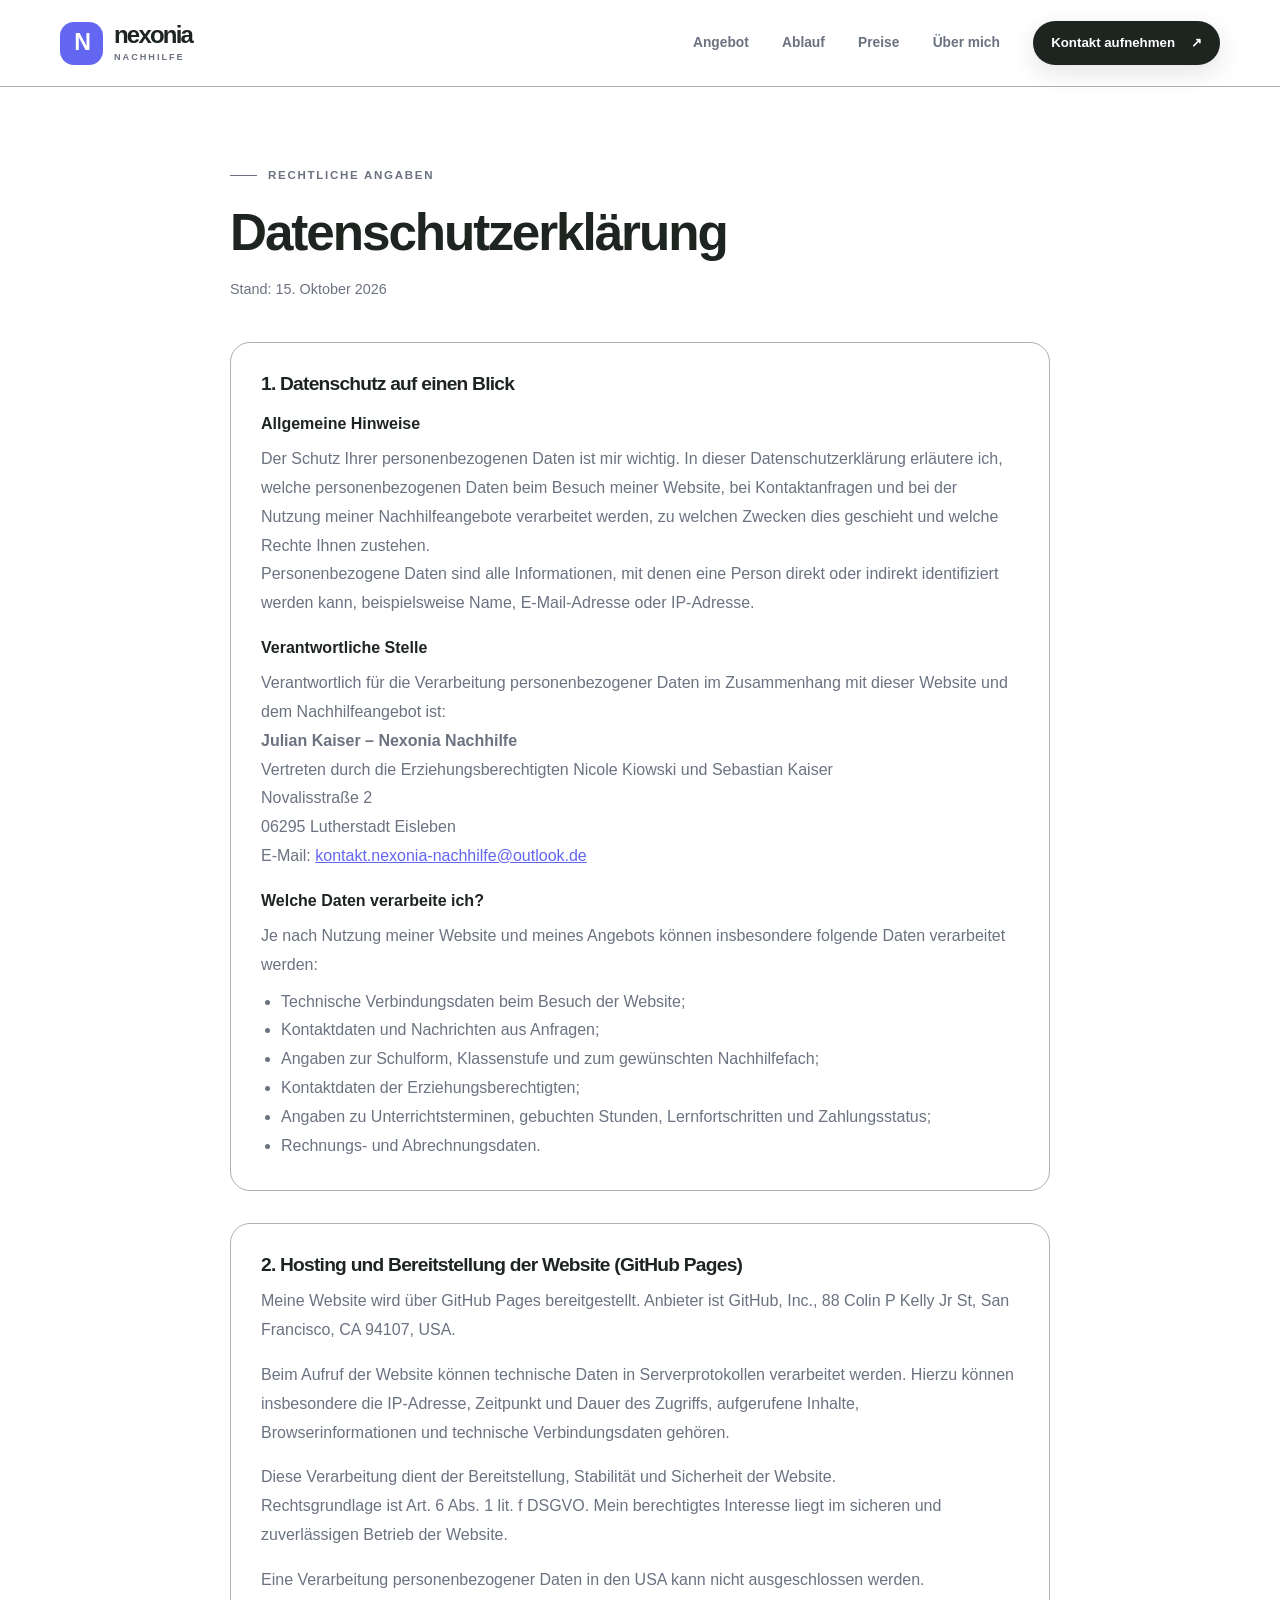
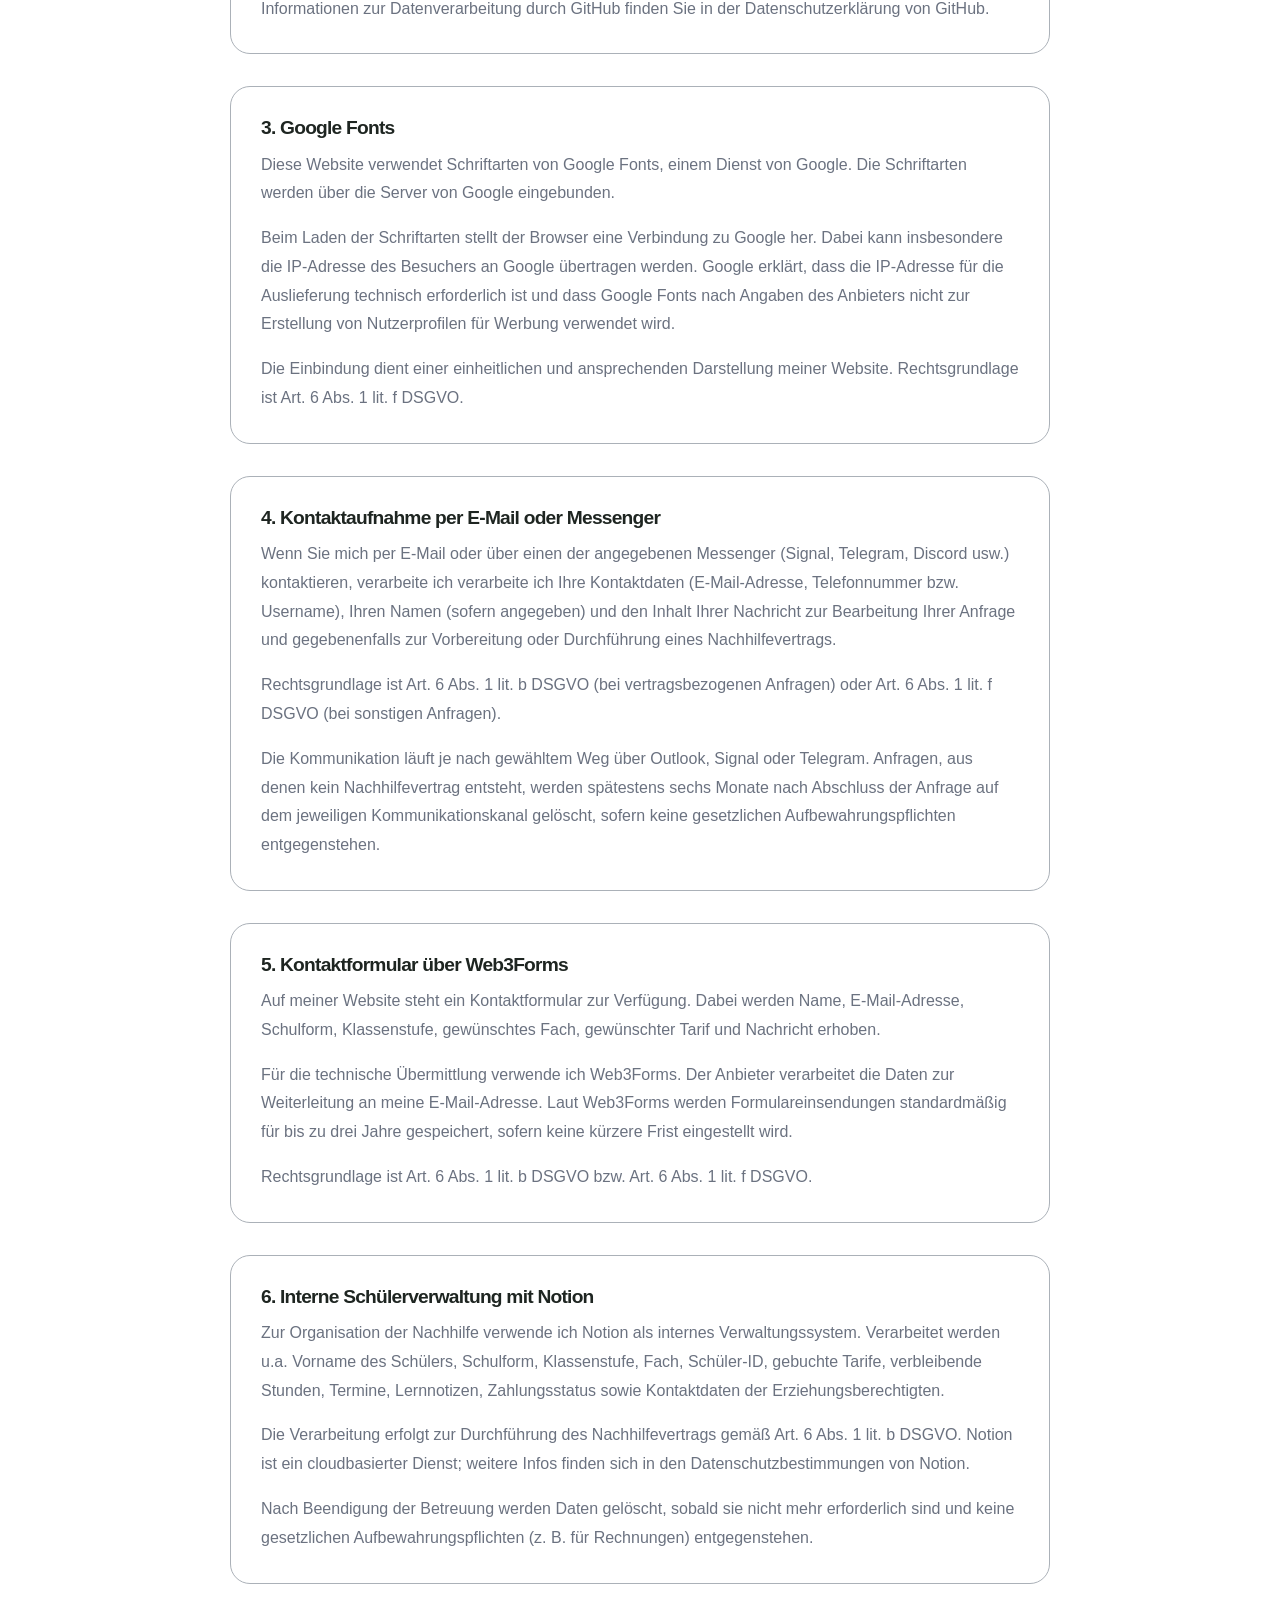
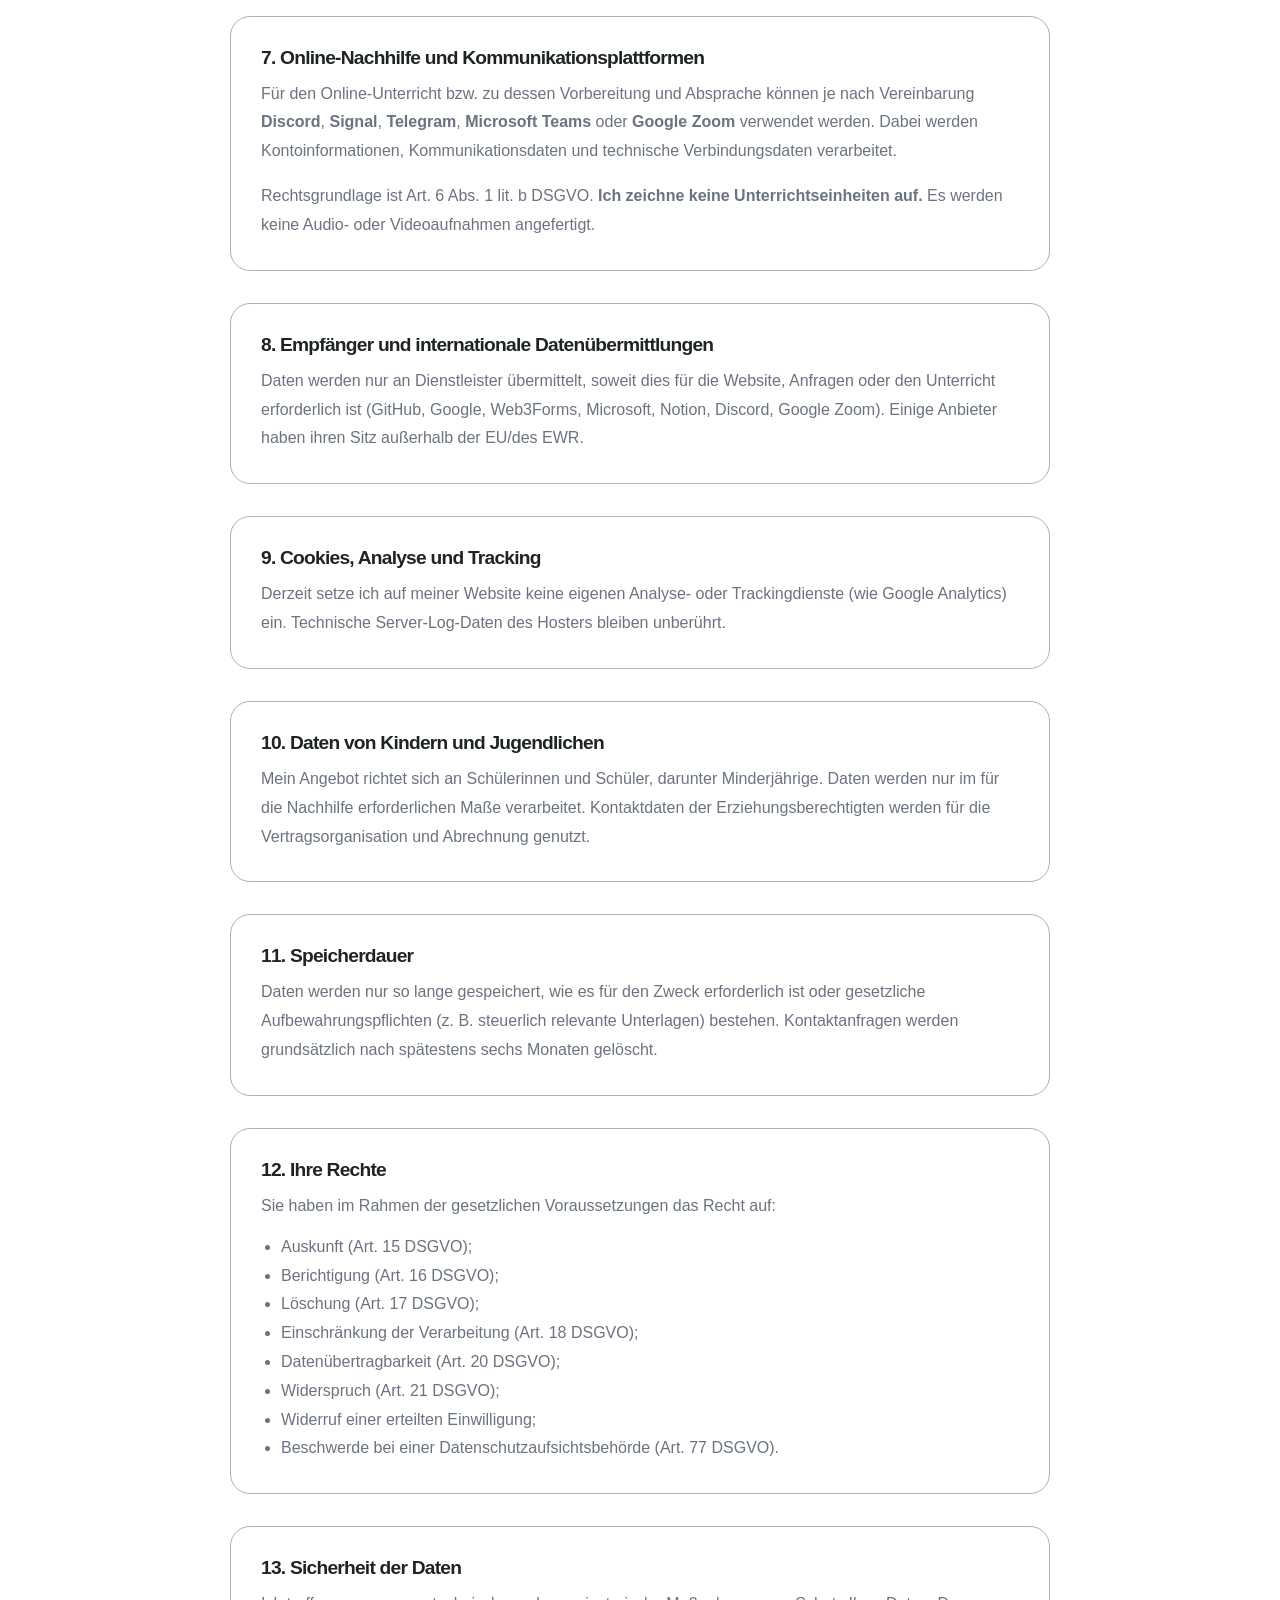
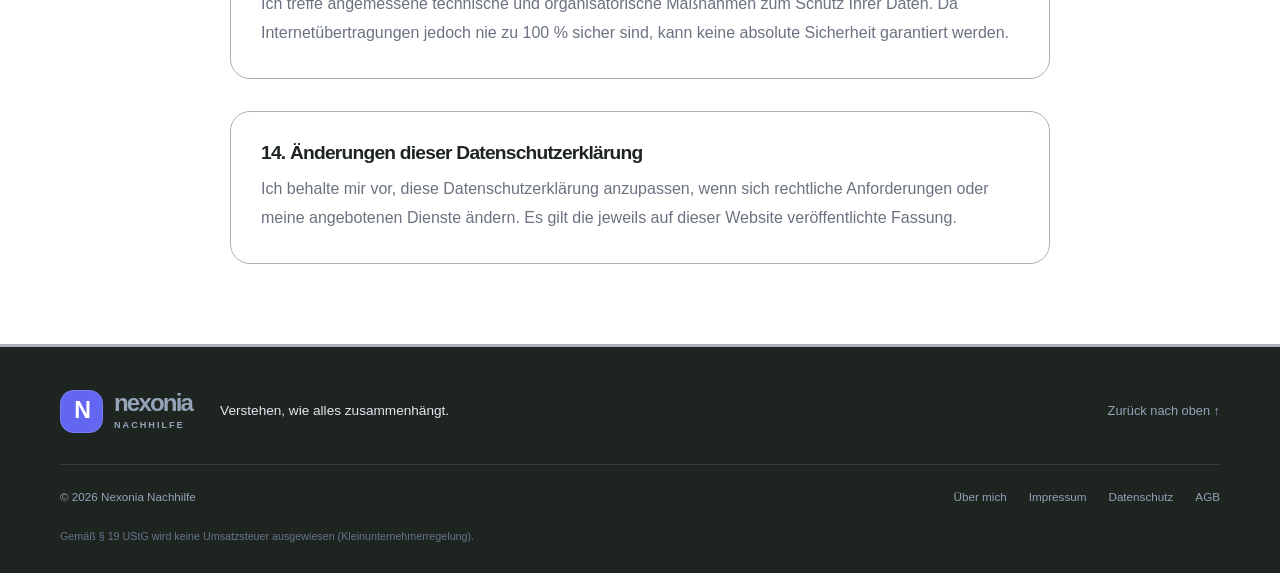
<file: datenschutz.html>
<!DOCTYPE html>
<html lang="de">
<head>
    <meta charset="UTF-8">
    <meta name="viewport" content="width=device-width, initial-scale=1">
    <meta name="description" content="Datenschutzerklärung – Nexonia Nachhilfe: Informationen zur Erhebung und Verarbeitung personenbezogener Daten.">
    <title>Datenschutz – Nexonia Nachhilfe</title>
    <link rel="stylesheet" href="css/style.css">
    <link rel="apple-touch-icon" sizes="180x180" href="assets/apple-touch-icon.png">
    <link rel="icon" type="image/png" sizes="32x32" href="assets/favicon-32x32.png">
    <link rel="icon" type="image/png" sizes="16x16" href="assets/favicon-16x16.png">
    <link rel="icon" type="image/png" sizes="16x16" href="assets/favicon.ico">
    <link rel="manifest" href="assets/site.webmanifest">
    <script src="js/main.js" defer></script>
</head>

<body>
    <a class="skip-link" href="#main">Direkt zum Inhalt</a>

    <!-- Header -->
    <header class="site-header" id="top">
        <div class="container header-inner">
            <a class="brand" href="index.html" aria-label="Nexonia Nachhilfe – Startseite">
                <span class="brand-mark" aria-hidden="true">N</span>
                <span class="brand-copy">
                    <span class="brand-name">nexonia</span>
                    <span class="brand-subtitle">NACHHILFE</span>
                </span>
            </a>

            <button class="nav-toggle" type="button" aria-expanded="false" aria-controls="primary-navigation" aria-label="Navigation öffnen">
                <span></span>
                <span></span>
            </button>

            <nav class="primary-navigation" id="primary-navigation" aria-label="Hauptnavigation">
                <a href="index.html#angebot">Angebot</a>
                <a href="index.html#ablauf">Ablauf</a>
                <a href="index.html#preise">Preise</a>
                <a href="ueber-mich.html">Über mich</a>
                <a class="button button-small button-dark" href="index.html#kontakt">Kontakt aufnehmen <span aria-hidden="true">↗</span></a>
            </nav>
        </div>
    </header>

    <main id="main">
        <section class="section" style="padding: 5rem 0;">
            <div class="container" style="max-width: 820px;">
                <p class="eyebrow"><span class="eyebrow-line"></span> RECHTLICHE ANGABEN</p>
                <h1 style="font-size: clamp(2.2rem, 4vw, 3.2rem); margin-bottom: 2.5rem;">Datenschutzerklärung</h1>
                <p style="font-size: 0.9rem; color: var(--color-muted); margin-top: -1.5rem; margin-bottom: 2.5rem;">Stand: 15. Oktober 2026</p>

                <div style="display: grid; gap: 2rem; color: var(--color-muted); line-height: 1.8;">

                    <!-- 1. Datenschutz auf einen Blick -->
                    <div class="card" style="background: var(--color-white); border: 1px solid var(--color-line); padding: 30px; border-radius: var(--radius-md);">
                        <h3 style="color: var(--color-ink); font-size: 1.2rem; margin-bottom: 0.75rem;">1. Datenschutz auf einen Blick</h3>
                        <h4 style="color: var(--color-ink); font-size: 1rem; margin-top: 1rem; margin-bottom: 0.4rem;">Allgemeine Hinweise</h4>
                        <p style="margin-bottom: 1rem;">
                            Der Schutz Ihrer personenbezogenen Daten ist mir wichtig. In dieser Datenschutzerklärung erläutere ich, welche personenbezogenen Daten beim Besuch meiner Website, bei Kontaktanfragen und bei der Nutzung meiner Nachhilfeangebote verarbeitet werden, zu welchen Zwecken dies geschieht und welche Rechte Ihnen zustehen.<br>
                            Personenbezogene Daten sind alle Informationen, mit denen eine Person direkt oder indirekt identifiziert werden kann, beispielsweise Name, E-Mail-Adresse oder IP-Adresse.
                        </p>
                        
                        <h4 style="color: var(--color-ink); font-size: 1rem; margin-top: 1rem; margin-bottom: 0.4rem;">Verantwortliche Stelle</h4>
                        <p style="margin-bottom: 1rem;">
                            Verantwortlich für die Verarbeitung personenbezogener Daten im Zusammenhang mit dieser Website und dem Nachhilfeangebot ist:<br>
                            <strong>Julian Kaiser – Nexonia Nachhilfe</strong><br>
                            Vertreten durch die Erziehungsberechtigten Nicole Kiowski und Sebastian Kaiser<br>
                            Novalisstraße 2<br>
                            06295 Lutherstadt Eisleben<br>
                            E-Mail: <a href="mailto:kontakt.nexonia-nachhilfe@outlook.de" style="color: var(--color-violet); text-decoration: underline;">kontakt.nexonia-nachhilfe@outlook.de</a>
                        </p>

                        <h4 style="color: var(--color-ink); font-size: 1rem; margin-top: 1rem; margin-bottom: 0.4rem;">Welche Daten verarbeite ich?</h4>
                        <p style="margin-bottom: 0.5rem;">Je nach Nutzung meiner Website und meines Angebots können insbesondere folgende Daten verarbeitet werden:</p>
                        <ul style="margin: 0; padding-left: 1.25rem;">
                            <li>Technische Verbindungsdaten beim Besuch der Website;</li>
                            <li>Kontaktdaten und Nachrichten aus Anfragen;</li>
                            <li>Angaben zur Schulform, Klassenstufe und zum gewünschten Nachhilfefach;</li>
                            <li>Kontaktdaten der Erziehungsberechtigten;</li>
                            <li>Angaben zu Unterrichtsterminen, gebuchten Stunden, Lernfortschritten und Zahlungsstatus;</li>
                            <li>Rechnungs- und Abrechnungsdaten.</li>
                        </ul>
                    </div>

                    <!-- 2. Hosting und Bereitstellung -->
                    <div class="card" style="background: var(--color-white); border: 1px solid var(--color-line); padding: 30px; border-radius: var(--radius-md);">
                        <h3 style="color: var(--color-ink); font-size: 1.2rem; margin-bottom: 0.75rem;">2. Hosting und Bereitstellung der Website (GitHub Pages)</h3>
                        <p style="margin-bottom: 1rem;">
                            Meine Website wird über GitHub Pages bereitgestellt. Anbieter ist GitHub, Inc., 88 Colin P Kelly Jr St, San Francisco, CA 94107, USA.
                        </p>
                        <p style="margin-bottom: 1rem;">
                            Beim Aufruf der Website können technische Daten in Serverprotokollen verarbeitet werden. Hierzu können insbesondere die IP-Adresse, Zeitpunkt und Dauer des Zugriffs, aufgerufene Inhalte, Browserinformationen und technische Verbindungsdaten gehören.
                        </p>
                        <p style="margin-bottom: 1rem;">
                            Diese Verarbeitung dient der Bereitstellung, Stabilität und Sicherheit der Website.<br>
                            Rechtsgrundlage ist Art. 6 Abs. 1 lit. f DSGVO. Mein berechtigtes Interesse liegt im sicheren und zuverlässigen Betrieb der Website.
                        </p>
                        <p style="margin: 0;">
                            Eine Verarbeitung personenbezogener Daten in den USA kann nicht ausgeschlossen werden. Informationen zur Datenverarbeitung durch GitHub finden Sie in der Datenschutzerklärung von GitHub.
                        </p>
                    </div>

                    <!-- 3. Google Fonts -->
                    <div class="card" style="background: var(--color-white); border: 1px solid var(--color-line); padding: 30px; border-radius: var(--radius-md);">
                        <h3 style="color: var(--color-ink); font-size: 1.2rem; margin-bottom: 0.75rem;">3. Google Fonts</h3>
                        <p style="margin-bottom: 1rem;">
                            Diese Website verwendet Schriftarten von Google Fonts, einem Dienst von Google. Die Schriftarten werden über die Server von Google eingebunden.
                        </p>
                        <p style="margin-bottom: 1rem;">
                            Beim Laden der Schriftarten stellt der Browser eine Verbindung zu Google her. Dabei kann insbesondere die IP-Adresse des Besuchers an Google übertragen werden. Google erklärt, dass die IP-Adresse für die Auslieferung technisch erforderlich ist und dass Google Fonts nach Angaben des Anbieters nicht zur Erstellung von Nutzerprofilen für Werbung verwendet wird.
                        </p>
                        <p style="margin: 0;">
                            Die Einbindung dient einer einheitlichen und ansprechenden Darstellung meiner Website. Rechtsgrundlage ist Art. 6 Abs. 1 lit. f DSGVO.
                        </p>
                    </div>

                    <!-- 4. Kontaktaufnahme per E-Mail -->
                    <div class="card" style="background: var(--color-white); border: 1px solid var(--color-line); padding: 30px; border-radius: var(--radius-md);">
                        <h3 style="color: var(--color-ink); font-size: 1.2rem; margin-bottom: 0.75rem;">4. Kontaktaufnahme per E-Mail oder Messenger</h3>
                        <p style="margin-bottom: 1rem;">
                            Wenn Sie mich per E-Mail oder über einen der angegebenen Messenger (Signal, Telegram, Discord usw.) kontaktieren, verarbeite ich verarbeite ich Ihre Kontaktdaten (E-Mail-Adresse, Telefonnummer bzw. Username), 
                            Ihren Namen (sofern angegeben) und den Inhalt Ihrer Nachricht zur Bearbeitung Ihrer Anfrage und gegebenenfalls zur Vorbereitung oder Durchführung eines Nachhilfevertrags.
                        </p>
                        <p style="margin-bottom: 1rem;">
                            Rechtsgrundlage ist Art. 6 Abs. 1 lit. b DSGVO (bei vertragsbezogenen Anfragen) oder Art. 6 Abs. 1 lit. f DSGVO (bei sonstigen Anfragen).
                        </p>
                        <p style="margin: 0;">
                            Die Kommunikation läuft je nach gewähltem Weg über Outlook, Signal oder Telegram. 
                            Anfragen, aus denen kein Nachhilfevertrag entsteht, werden spätestens sechs Monate nach Abschluss der Anfrage auf dem jeweiligen Kommunikationskanal gelöscht, 
                            sofern keine gesetzlichen Aufbewahrungspflichten entgegenstehen.
                        </p>
                    </div>

                    <!-- 5. Kontaktformular über Web3Forms -->
                    <div class="card" style="background: var(--color-white); border: 1px solid var(--color-line); padding: 30px; border-radius: var(--radius-md);">
                        <h3 style="color: var(--color-ink); font-size: 1.2rem; margin-bottom: 0.75rem;">5. Kontaktformular über Web3Forms</h3>
                        <p style="margin-bottom: 1rem;">
                            Auf meiner Website steht ein Kontaktformular zur Verfügung. Dabei werden Name, E-Mail-Adresse, Schulform, Klassenstufe, gewünschtes Fach, gewünschter Tarif und Nachricht erhoben.
                        </p>
                        <p style="margin-bottom: 1rem;">
                            Für die technische Übermittlung verwende ich Web3Forms. Der Anbieter verarbeitet die Daten zur Weiterleitung an meine E-Mail-Adresse. Laut Web3Forms werden Formulareinsendungen standardmäßig für bis zu drei Jahre gespeichert, sofern keine kürzere Frist eingestellt wird.
                        </p>
                        <p style="margin: 0;">
                            Rechtsgrundlage ist Art. 6 Abs. 1 lit. b DSGVO bzw. Art. 6 Abs. 1 lit. f DSGVO.
                        </p>
                    </div>

                    <!-- 6. Interne Schülerverwaltung mit Notion -->
                    <div class="card" style="background: var(--color-white); border: 1px solid var(--color-line); padding: 30px; border-radius: var(--radius-md);">
                        <h3 style="color: var(--color-ink); font-size: 1.2rem; margin-bottom: 0.75rem;">6. Interne Schülerverwaltung mit Notion</h3>
                        <p style="margin-bottom: 1rem;">
                            Zur Organisation der Nachhilfe verwende ich Notion als internes Verwaltungssystem. Verarbeitet werden u.a. Vorname des Schülers, Schulform, Klassenstufe, Fach, Schüler-ID, gebuchte Tarife, verbleibende Stunden, Termine, Lernnotizen, Zahlungsstatus sowie Kontaktdaten der Erziehungsberechtigten.
                        </p>
                        <p style="margin-bottom: 1rem;">
                            Die Verarbeitung erfolgt zur Durchführung des Nachhilfevertrags gemäß Art. 6 Abs. 1 lit. b DSGVO. Notion ist ein cloudbasierter Dienst; weitere Infos finden sich in den Datenschutzbestimmungen von Notion.
                        </p>
                        <p style="margin: 0;">
                            Nach Beendigung der Betreuung werden Daten gelöscht, sobald sie nicht mehr erforderlich sind und keine gesetzlichen Aufbewahrungspflichten (z. B. für Rechnungen) entgegenstehen.
                        </p>
                    </div>

                    <!-- 7. Online-Nachhilfe und Kommunikationsplattformen -->
                    <div class="card" style="background: var(--color-white); border: 1px solid var(--color-line); padding: 30px; border-radius: var(--radius-md);">
                        <h3 style="color: var(--color-ink); font-size: 1.2rem; margin-bottom: 0.75rem;">7. Online-Nachhilfe und Kommunikationsplattformen</h3>
                        <p style="margin-bottom: 1rem;">
                            Für den Online-Unterricht bzw. zu dessen Vorbereitung und Absprache können je nach Vereinbarung <strong>Discord</strong>, <strong>Signal</strong>, <strong>Telegram</strong>, <strong>Microsoft Teams</strong> oder <strong>Google Zoom</strong> verwendet werden. Dabei werden Kontoinformationen, Kommunikationsdaten und technische Verbindungsdaten verarbeitet.
                        </p>
                        <p style="margin: 0;">
                            Rechtsgrundlage ist Art. 6 Abs. 1 lit. b DSGVO. <strong>Ich zeichne keine Unterrichtseinheiten auf.</strong> Es werden keine Audio- oder Videoaufnahmen angefertigt.
                        </p>
                    </div>

                    <!-- 8. Empfänger und internationale Datenübermittlungen -->
                    <div class="card" style="background: var(--color-white); border: 1px solid var(--color-line); padding: 30px; border-radius: var(--radius-md);">
                        <h3 style="color: var(--color-ink); font-size: 1.2rem; margin-bottom: 0.75rem;">8. Empfänger und internationale Datenübermittlungen</h3>
                        <p style="margin: 0;">
                            Daten werden nur an Dienstleister übermittelt, soweit dies für die Website, Anfragen oder den Unterricht erforderlich ist (GitHub, Google, Web3Forms, Microsoft, Notion, Discord, Google Zoom). Einige Anbieter haben ihren Sitz außerhalb der EU/des EWR.
                        </p>
                    </div>

                    <!-- 9. Cookies, Analyse und Tracking -->
                    <div class="card" style="background: var(--color-white); border: 1px solid var(--color-line); padding: 30px; border-radius: var(--radius-md);">
                        <h3 style="color: var(--color-ink); font-size: 1.2rem; margin-bottom: 0.75rem;">9. Cookies, Analyse und Tracking</h3>
                        <p style="margin: 0;">
                            Derzeit setze ich auf meiner Website keine eigenen Analyse- oder Trackingdienste (wie Google Analytics) ein. Technische Server-Log-Daten des Hosters bleiben unberührt.
                        </p>
                    </div>

                    <!-- 10. Daten von Kindern und Jugendlichen -->
                    <div class="card" style="background: var(--color-white); border: 1px solid var(--color-line); padding: 30px; border-radius: var(--radius-md);">
                        <h3 style="color: var(--color-ink); font-size: 1.2rem; margin-bottom: 0.75rem;">10. Daten von Kindern und Jugendlichen</h3>
                        <p style="margin: 0;">
                            Mein Angebot richtet sich an Schülerinnen und Schüler, darunter Minderjährige. Daten werden nur im für die Nachhilfe erforderlichen Maße verarbeitet. Kontaktdaten der Erziehungsberechtigten werden für die Vertragsorganisation und Abrechnung genutzt.
                        </p>
                    </div>

                    <!-- 11. Speicherdauer -->
                    <div class="card" style="background: var(--color-white); border: 1px solid var(--color-line); padding: 30px; border-radius: var(--radius-md);">
                        <h3 style="color: var(--color-ink); font-size: 1.2rem; margin-bottom: 0.75rem;">11. Speicherdauer</h3>
                        <p style="margin: 0;">
                            Daten werden nur so lange gespeichert, wie es für den Zweck erforderlich ist oder gesetzliche Aufbewahrungspflichten (z. B. steuerlich relevante Unterlagen) bestehen. Kontaktanfragen werden grundsätzlich nach spätestens sechs Monaten gelöscht.
                        </p>
                    </div>

                    <!-- 12. Ihre Rechte -->
                    <div class="card" style="background: var(--color-white); border: 1px solid var(--color-line); padding: 30px; border-radius: var(--radius-md);">
                        <h3 style="color: var(--color-ink); font-size: 1.2rem; margin-bottom: 0.75rem;">12. Ihre Rechte</h3>
                        <p style="margin-bottom: 0.75rem;">Sie haben im Rahmen der gesetzlichen Voraussetzungen das Recht auf:</p>
                        <ul style="margin: 0; padding-left: 1.25rem;">
                            <li>Auskunft (Art. 15 DSGVO);</li>
                            <li>Berichtigung (Art. 16 DSGVO);</li>
                            <li>Löschung (Art. 17 DSGVO);</li>
                            <li>Einschränkung der Verarbeitung (Art. 18 DSGVO);</li>
                            <li>Datenübertragbarkeit (Art. 20 DSGVO);</li>
                            <li>Widerspruch (Art. 21 DSGVO);</li>
                            <li>Widerruf einer erteilten Einwilligung;</li>
                            <li>Beschwerde bei einer Datenschutzaufsichtsbehörde (Art. 77 DSGVO).</li>
                        </ul>
                    </div>

                    <!-- 13. Sicherheit der Daten -->
                    <div class="card" style="background: var(--color-white); border: 1px solid var(--color-line); padding: 30px; border-radius: var(--radius-md);">
                        <h3 style="color: var(--color-ink); font-size: 1.2rem; margin-bottom: 0.75rem;">13. Sicherheit der Daten</h3>
                        <p style="margin: 0;">
                            Ich treffe angemessene technische und organisatorische Maßnahmen zum Schutz Ihrer Daten. Da Internetübertragungen jedoch nie zu 100 % sicher sind, kann keine absolute Sicherheit garantiert werden.
                        </p>
                    </div>

                    <!-- 14. Änderungen dieser Datenschutzerklärung -->
                    <div class="card" style="background: var(--color-white); border: 1px solid var(--color-line); padding: 30px; border-radius: var(--radius-md);">
                        <h3 style="color: var(--color-ink); font-size: 1.2rem; margin-bottom: 0.75rem;">14. Änderungen dieser Datenschutzerklärung</h3>
                        <p style="margin: 0;">
                            Ich behalte mir vor, diese Datenschutzerklärung anzupassen, wenn sich rechtliche Anforderungen oder meine angebotenen Dienste ändern. Es gilt die jeweils auf dieser Website veröffentlichte Fassung.
                        </p>
                    </div>

                </div>
            </div>
        </section>
    </main>

    <!-- Footer -->
    <footer class="site-footer">
        <div class="container">
            <div class="footer-main">
                <a class="brand brand-footer" href="index.html" aria-label="Nexonia Nachhilfe – Startseite">
                    <span class="brand-mark" aria-hidden="true">N</span>
                    <span class="brand-copy">
                        <span class="brand-name">nexonia</span>
                        <span class="brand-subtitle">NACHHILFE</span>
                    </span>
                </a>
                <p class="footer-tagline">Verstehen, wie alles zusammenhängt.</p>
                <a class="footer-top-link" href="#top">Zurück nach oben ↑</a>
            </div>
            <div class="footer-bottom">
                <span>© <span id="current-year">2026</span> Nexonia Nachhilfe</span>
                <nav class="footer-legal" aria-label="Rechtliche Informationen">
                    <a href="ueber-mich.html">Über mich</a>
                    <a href="impressum.html">Impressum</a>
                    <a href="datenschutz.html" class="active">Datenschutz</a>
                    <a href="agb.html">AGB</a>
                </nav>
            </div>
            <p class="footer-note">Gemäß § 19 UStG wird keine Umsatzsteuer ausgewiesen (Kleinunternehmerregelung).</p>
        </div>
    </footer>
</body>
</html>
</file>
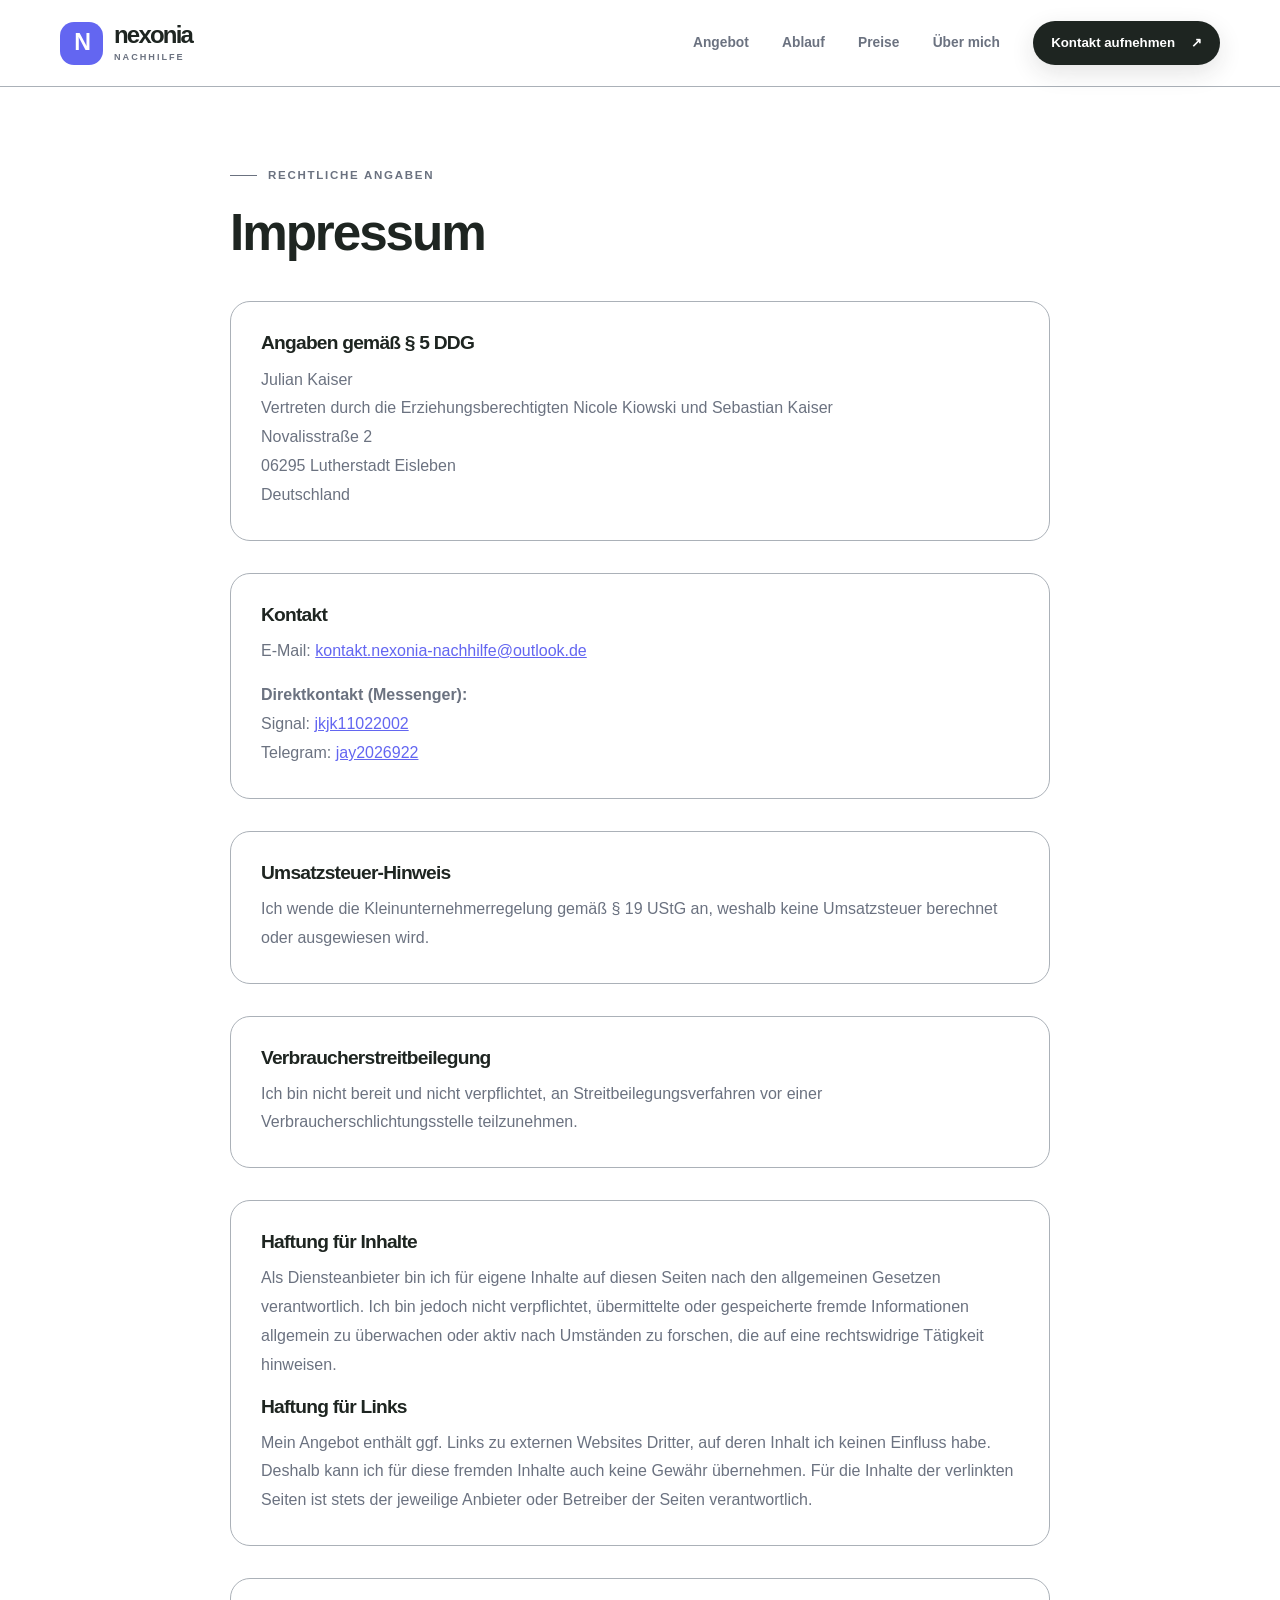
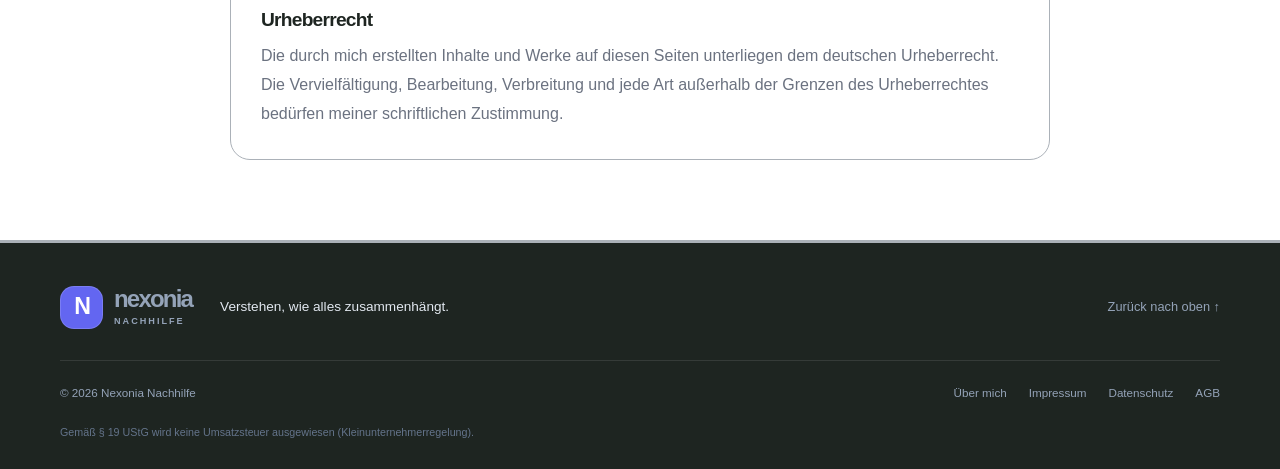
<file: impressum.html>
<!DOCTYPE html>
<html lang="de">
<head>
    <meta charset="UTF-8">
    <meta name="viewport" content="width=device-width, initial-scale=1">
    <meta name="description" content="Impressum – Nexonia Nachhilfe: Gesetzliche Angaben, Haftungsausschluss und Kontaktinformationen.">
    <title>Impressum – Nexonia Nachhilfe</title>
    <link rel="stylesheet" href="css/style.css">
    <link rel="apple-touch-icon" sizes="180x180" href="assets/apple-touch-icon.png">
    <link rel="icon" type="image/png" sizes="32x32" href="assets/favicon-32x32.png">
    <link rel="icon" type="image/png" sizes="16x16" href="assets/favicon-16x16.png">
    <link rel="icon" type="image/png" sizes="16x16" href="assets/favicon.ico">
    <link rel="manifest" href="assets/site.webmanifest">
    <script src="js/main.js" defer></script>
</head>

<body>
    <a class="skip-link" href="#main">Direkt zum Inhalt</a>

    <!-- Header -->
    <header class="site-header" id="top">
        <div class="container header-inner">
            <a class="brand" href="index.html" aria-label="Nexonia Nachhilfe – Startseite">
                <span class="brand-mark" aria-hidden="true">N</span>
                <span class="brand-copy">
                    <span class="brand-name">nexonia</span>
                    <span class="brand-subtitle">NACHHILFE</span>
                </span>
            </a>

            <button class="nav-toggle" type="button" aria-expanded="false" aria-controls="primary-navigation" aria-label="Navigation öffnen">
                <span></span>
                <span></span>
            </button>

            <nav class="primary-navigation" id="primary-navigation" aria-label="Hauptnavigation">
                <a href="index.html#angebot">Angebot</a>
                <a href="index.html#ablauf">Ablauf</a>
                <a href="index.html#preise">Preise</a>
                <a href="ueber-mich.html">Über mich</a>
                <a class="button button-small button-dark" href="index.html#kontakt">Kontakt aufnehmen <span aria-hidden="true">↗</span></a>
            </nav>
        </div>
    </header>

    <main id="main">
        <section class="section" style="padding: 5rem 0;">
            <div class="container" style="max-width: 820px;">
                <p class="eyebrow"><span class="eyebrow-line"></span> RECHTLICHE ANGABEN</p>
                <h1 style="font-size: clamp(2.2rem, 4vw, 3.2rem); margin-bottom: 2.5rem;">Impressum</h1>

                <div style="display: grid; gap: 2rem; color: var(--color-muted); line-height: 1.8;">
                    
                    <div class="card" style="background: var(--color-white); border: 1px solid var(--color-line); padding: 30px; border-radius: var(--radius-md);">
                        <h3 style="color: var(--color-ink); font-size: 1.2rem; margin-bottom: 0.75rem;">Angaben gemäß § 5 DDG</h3>
                        <p style="margin: 0;">
                            Julian Kaiser<br>
                            Vertreten durch die Erziehungsberechtigten Nicole Kiowski und Sebastian Kaiser<br>
                            Novalisstraße 2<br>
                            06295 Lutherstadt Eisleben<br>
                            Deutschland
                        </p>
                    </div>

                    <div class="card" style="background: var(--color-white); border: 1px solid var(--color-line); padding: 30px; border-radius: var(--radius-md);">
                        <h3 style="color: var(--color-ink); font-size: 1.2rem; margin-bottom: 0.75rem;">Kontakt</h3>
                        <p style="margin-bottom: 1rem;">
                            E-Mail: <a href="mailto:kontakt.nexonia-nachhilfe@outlook.de" style="color: var(--color-violet); text-decoration: underline;">kontakt.nexonia-nachhilfe@outlook.de</a><br>
                        </p>
                        <p style="margin: 0;">
                            <b>Direktkontakt (Messenger):</b><br>
                            Signal: <a style="color: var(--color-violet); text-decoration: underline;">jkjk11022002</a><br>
                            Telegram: <a style="color: var(--color-violet); text-decoration: underline;">jay2026922</a><br>
                        </p>
                    </div>

                    <div class="card" style="background: var(--color-white); border: 1px solid var(--color-line); padding: 30px; border-radius: var(--radius-md);">
                        <h3 style="color: var(--color-ink); font-size: 1.2rem; margin-bottom: 0.75rem;">Umsatzsteuer-Hinweis</h3>
                        <p style="margin: 0;">
                            Ich wende die Kleinunternehmerregelung gemäß § 19 UStG an, weshalb keine Umsatzsteuer berechnet oder ausgewiesen wird.
                        </p>
                    </div>

                    <div class="card" style="background: var(--color-white); border: 1px solid var(--color-line); padding: 30px; border-radius: var(--radius-md);">
                        <h3 style="color: var(--color-ink); font-size: 1.2rem; margin-bottom: 0.75rem;">Verbraucherstreitbeilegung</h3>
                        <p style="margin-bottom: 0;">
                            Ich bin nicht bereit und nicht verpflichtet, an Streitbeilegungsverfahren vor einer Verbraucherschlichtungsstelle teilzunehmen.
                        </p>
                    </div>

                    <div class="card" style="background: var(--color-white); border: 1px solid var(--color-line); padding: 30px; border-radius: var(--radius-md);">
                        <h3 style="color: var(--color-ink); font-size: 1.2rem; margin-bottom: 0.75rem;">Haftung für Inhalte</h3>
                        <p style="margin-bottom: 1rem;">
                            Als Diensteanbieter bin ich für eigene Inhalte auf diesen Seiten nach den allgemeinen Gesetzen verantwortlich. Ich bin jedoch nicht verpflichtet, übermittelte oder gespeicherte fremde Informationen allgemein zu überwachen oder aktiv nach Umständen zu forschen, die auf eine rechtswidrige Tätigkeit hinweisen.
                        </p>
                        <h3 style="color: var(--color-ink); font-size: 1.2rem; margin-bottom: 0.75rem;">Haftung für Links</h3>
                        <p style="margin: 0;">
                            Mein Angebot enthält ggf. Links zu externen Websites Dritter, auf deren Inhalt ich keinen Einfluss habe. Deshalb kann ich für diese fremden Inhalte auch keine Gewähr übernehmen. Für die Inhalte der verlinkten Seiten ist stets der jeweilige Anbieter oder Betreiber der Seiten verantwortlich.
                        </p>
                    </div>

                    <div class="card" style="background: var(--color-white); border: 1px solid var(--color-line); padding: 30px; border-radius: var(--radius-md);">
                        <h3 style="color: var(--color-ink); font-size: 1.2rem; margin-bottom: 0.75rem;">Urheberrecht</h3>
                        <p style="margin: 0;">
                            Die durch mich erstellten Inhalte und Werke auf diesen Seiten unterliegen dem deutschen Urheberrecht. Die Vervielfältigung, Bearbeitung, Verbreitung und jede Art außerhalb der Grenzen des Urheberrechtes bedürfen meiner schriftlichen Zustimmung.
                        </p>
                    </div>

                </div>
            </div>
        </section>
    </main>

    <!-- Footer -->
    <footer class="site-footer">
        <div class="container">
            <div class="footer-main">
                <a class="brand brand-footer" href="index.html" aria-label="Nexonia Nachhilfe – Startseite">
                    <span class="brand-mark" aria-hidden="true">N</span>
                    <span class="brand-copy">
                        <span class="brand-name">nexonia</span>
                        <span class="brand-subtitle">NACHHILFE</span>
                    </span>
                </a>
                <p class="footer-tagline">Verstehen, wie alles zusammenhängt.</p>
                <a class="footer-top-link" href="#top">Zurück nach oben ↑</a>
            </div>
            <div class="footer-bottom">
                <span>© <span id="current-year">2026</span> Nexonia Nachhilfe</span>
                <nav class="footer-legal" aria-label="Rechtliche Informationen">
                    <a href="ueber-mich.html">Über mich</a>
                    <a href="impressum.html" class="active">Impressum</a>
                    <a href="datenschutz.html">Datenschutz</a>
                    <a href="agb.html">AGB</a>
                </nav>
            </div>
            <p class="footer-note">Gemäß § 19 UStG wird keine Umsatzsteuer ausgewiesen (Kleinunternehmerregelung).</p>
        </div>
    </footer>
</body>
</html>
</file>
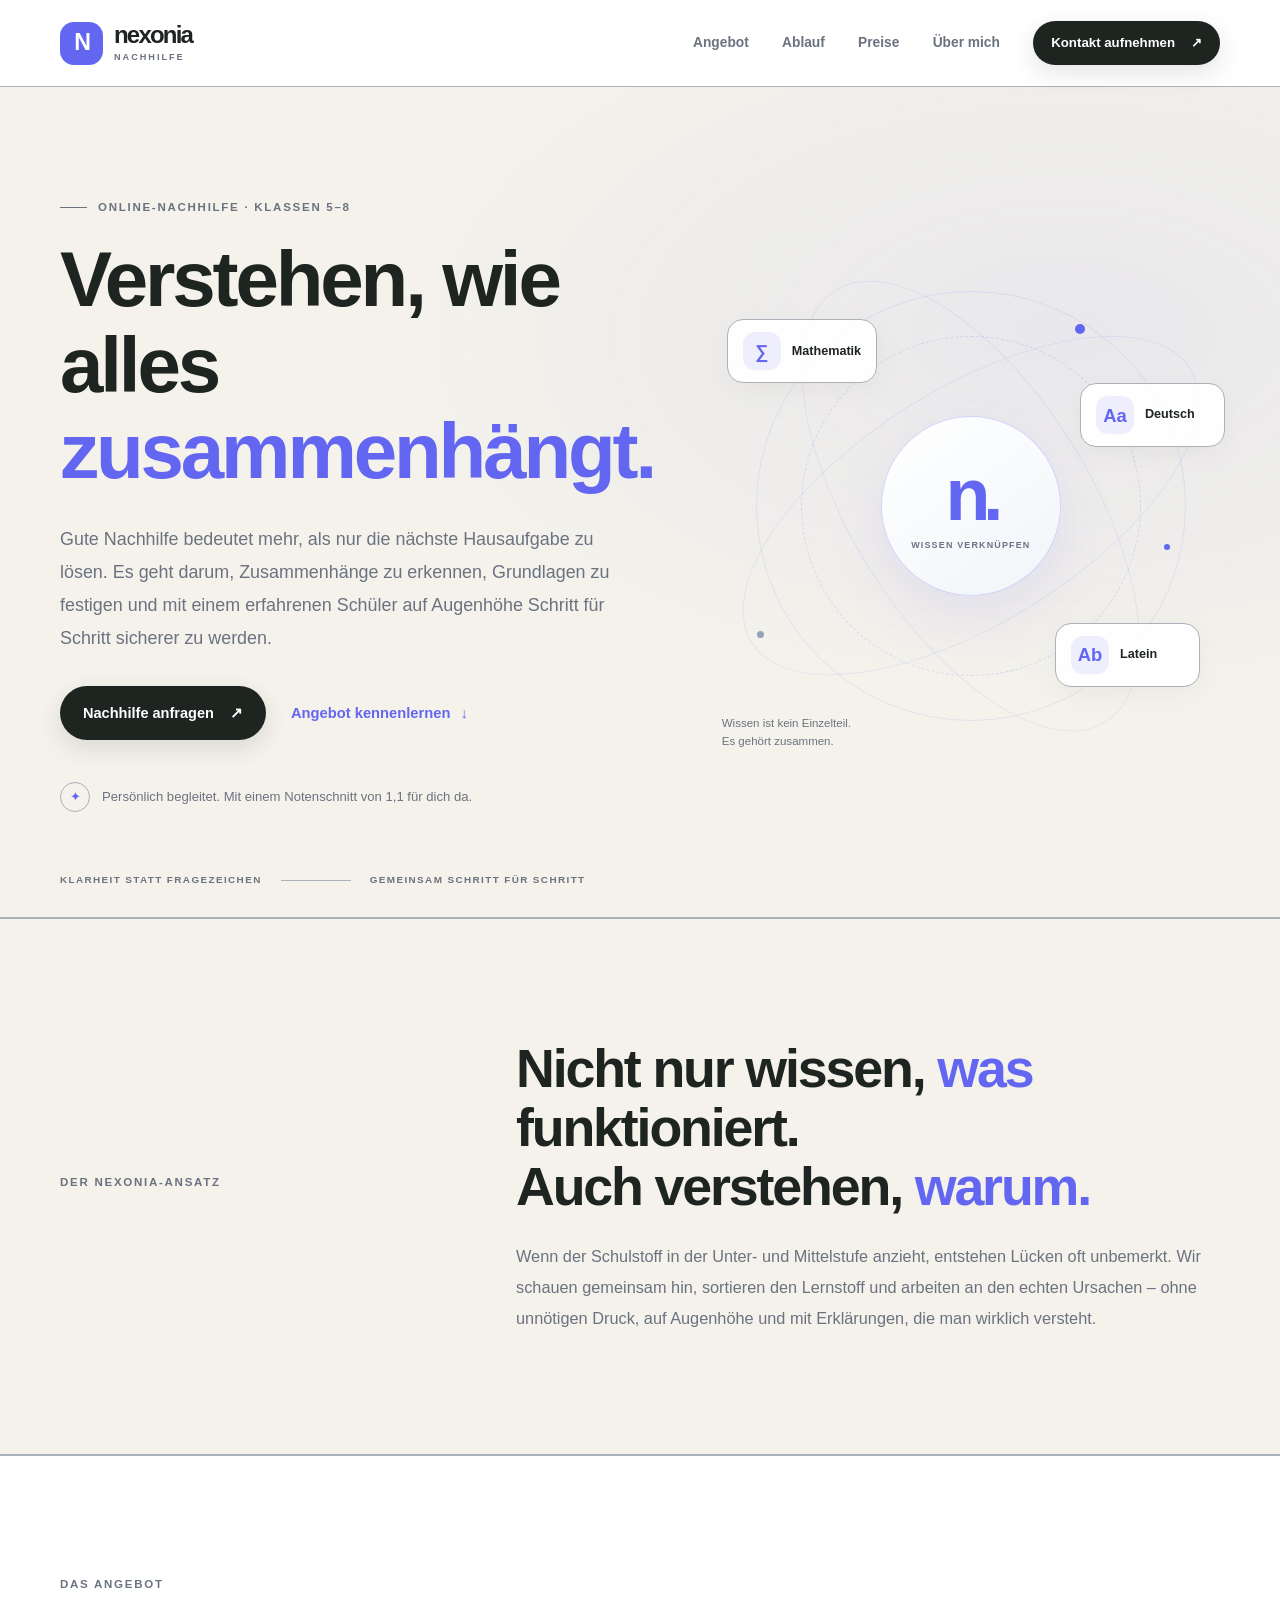
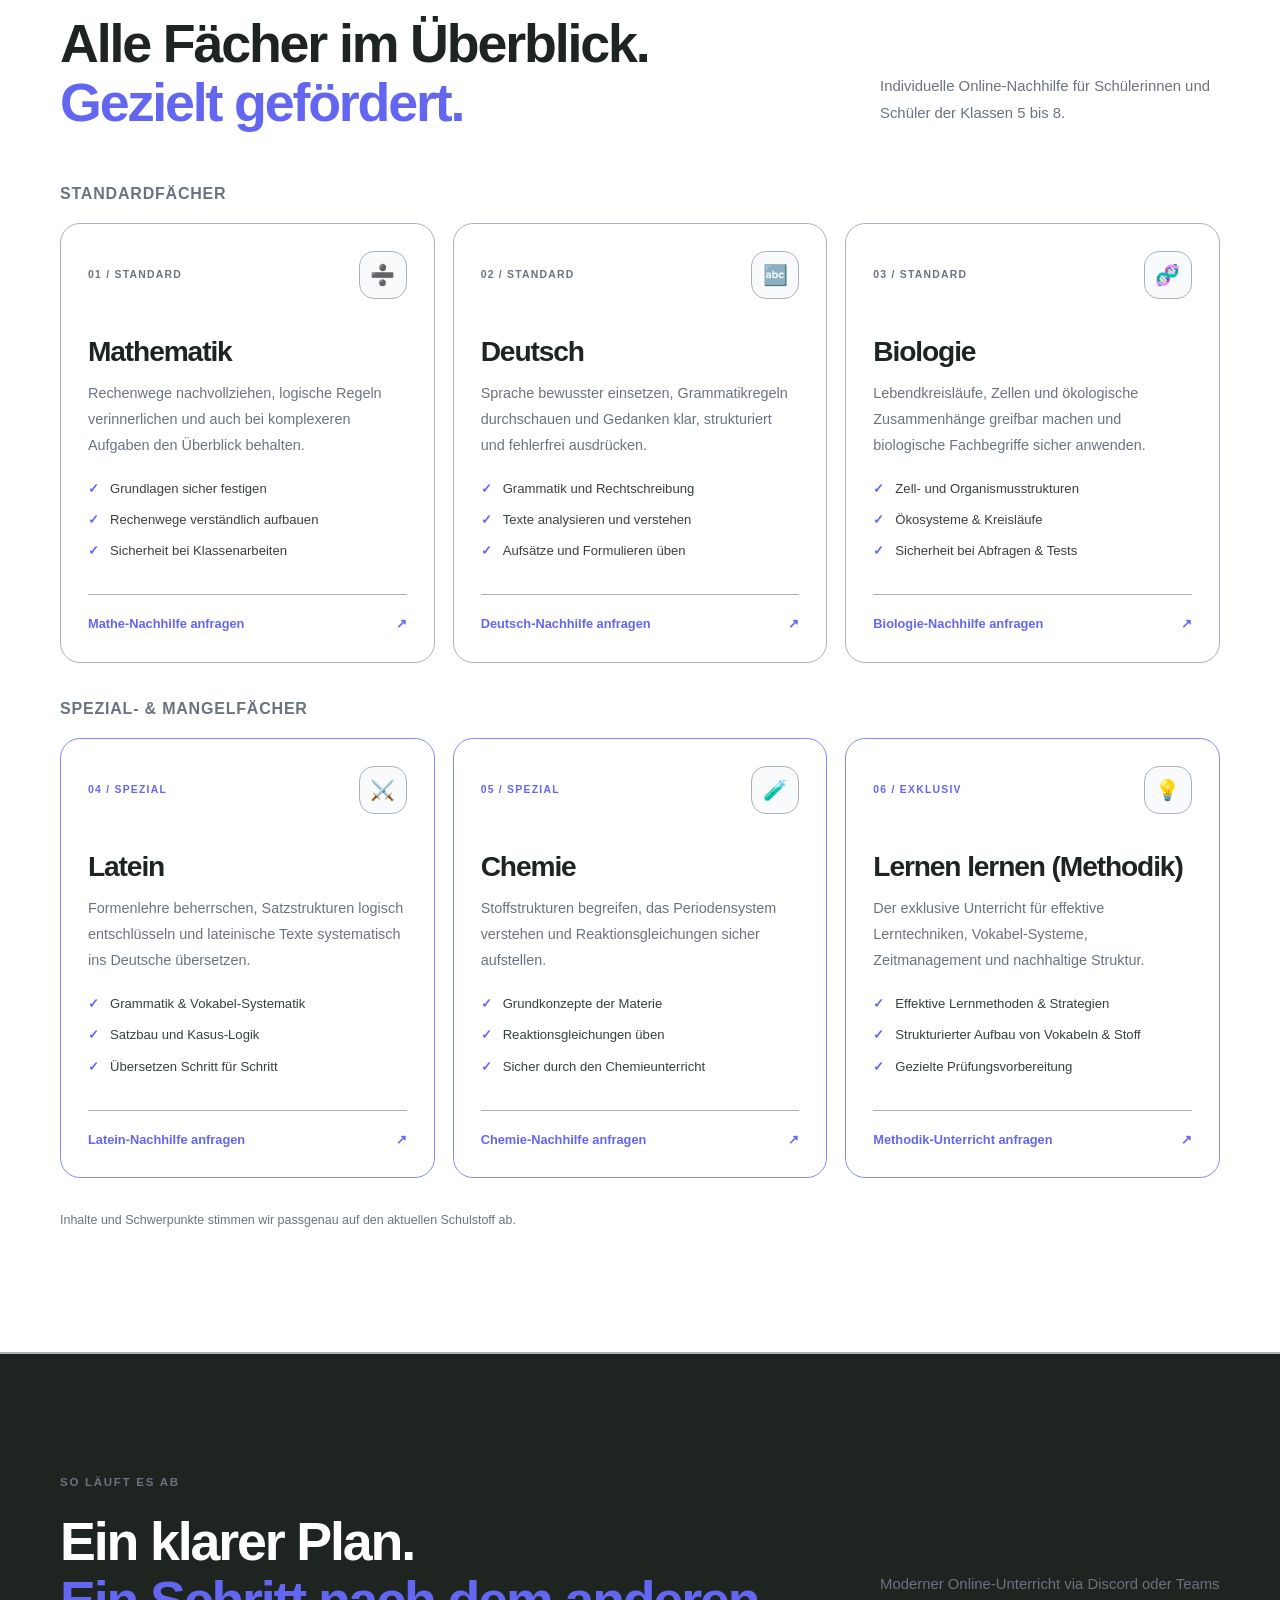
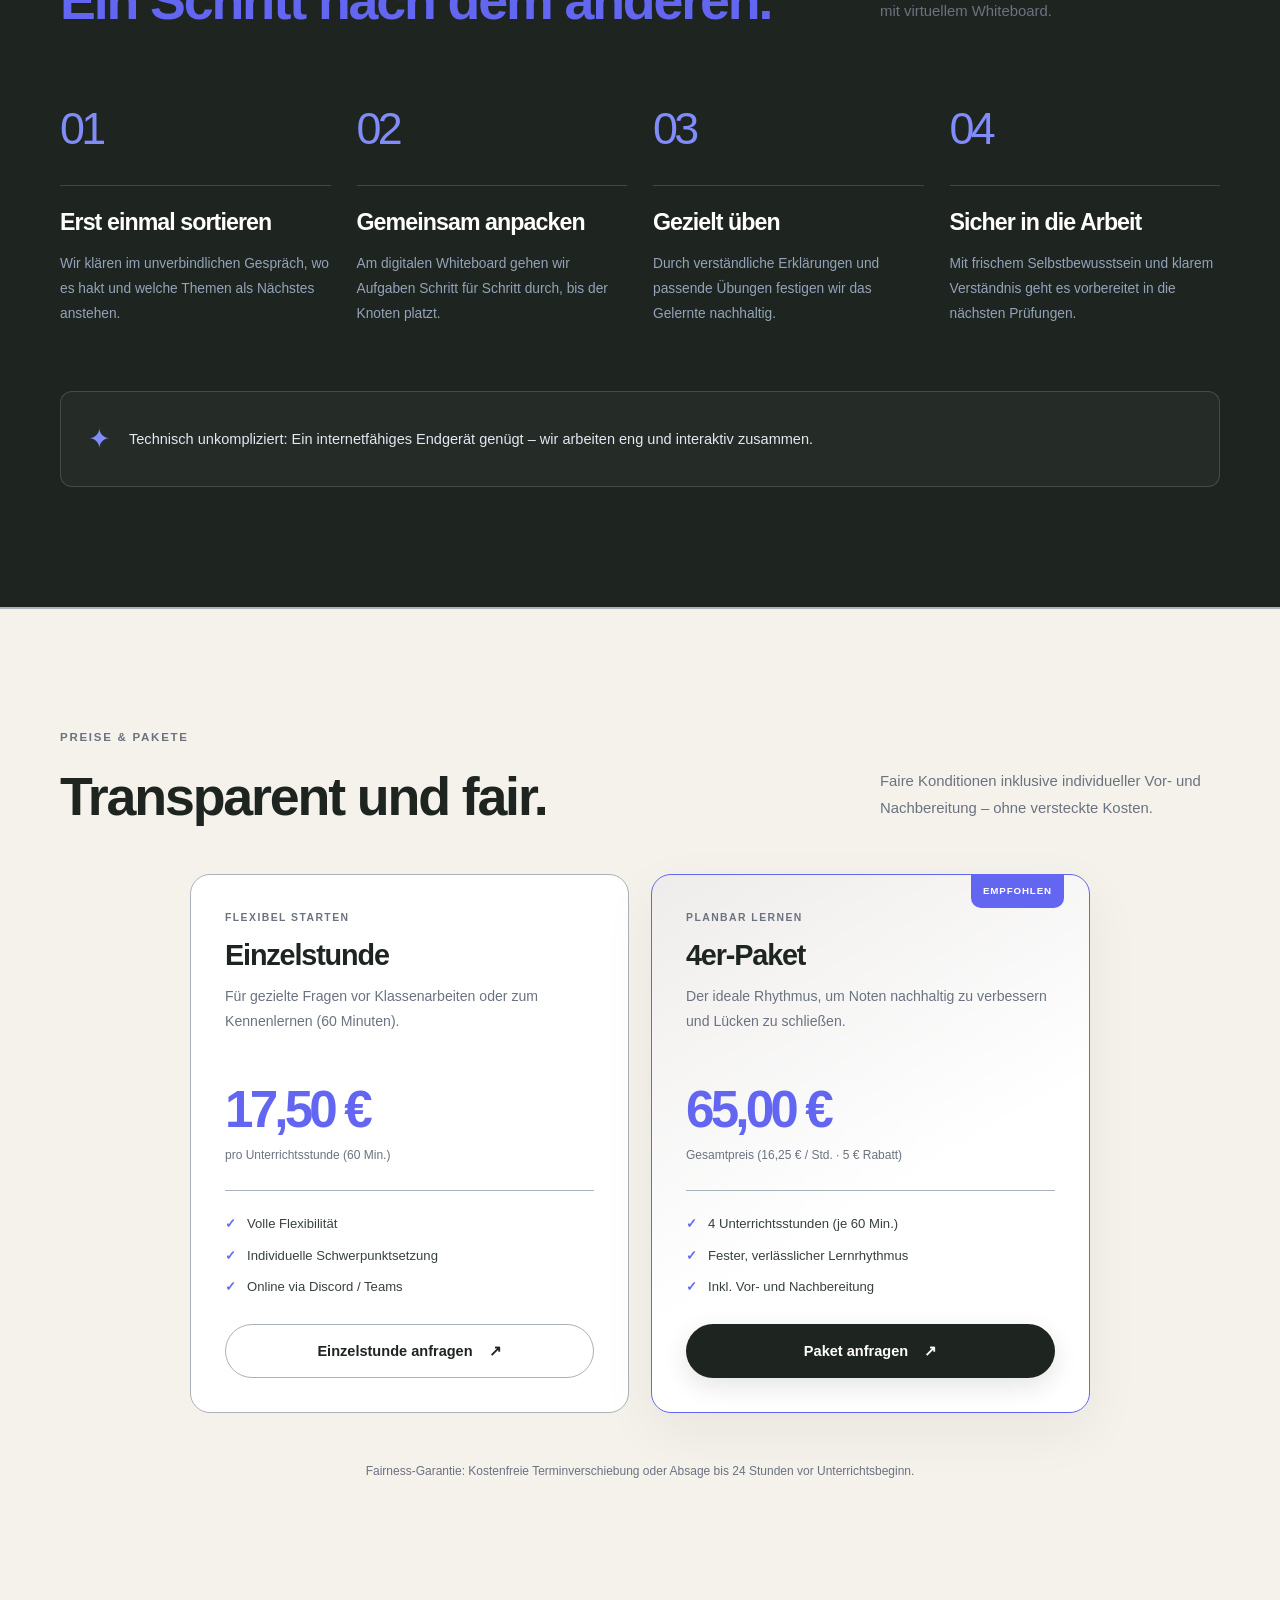
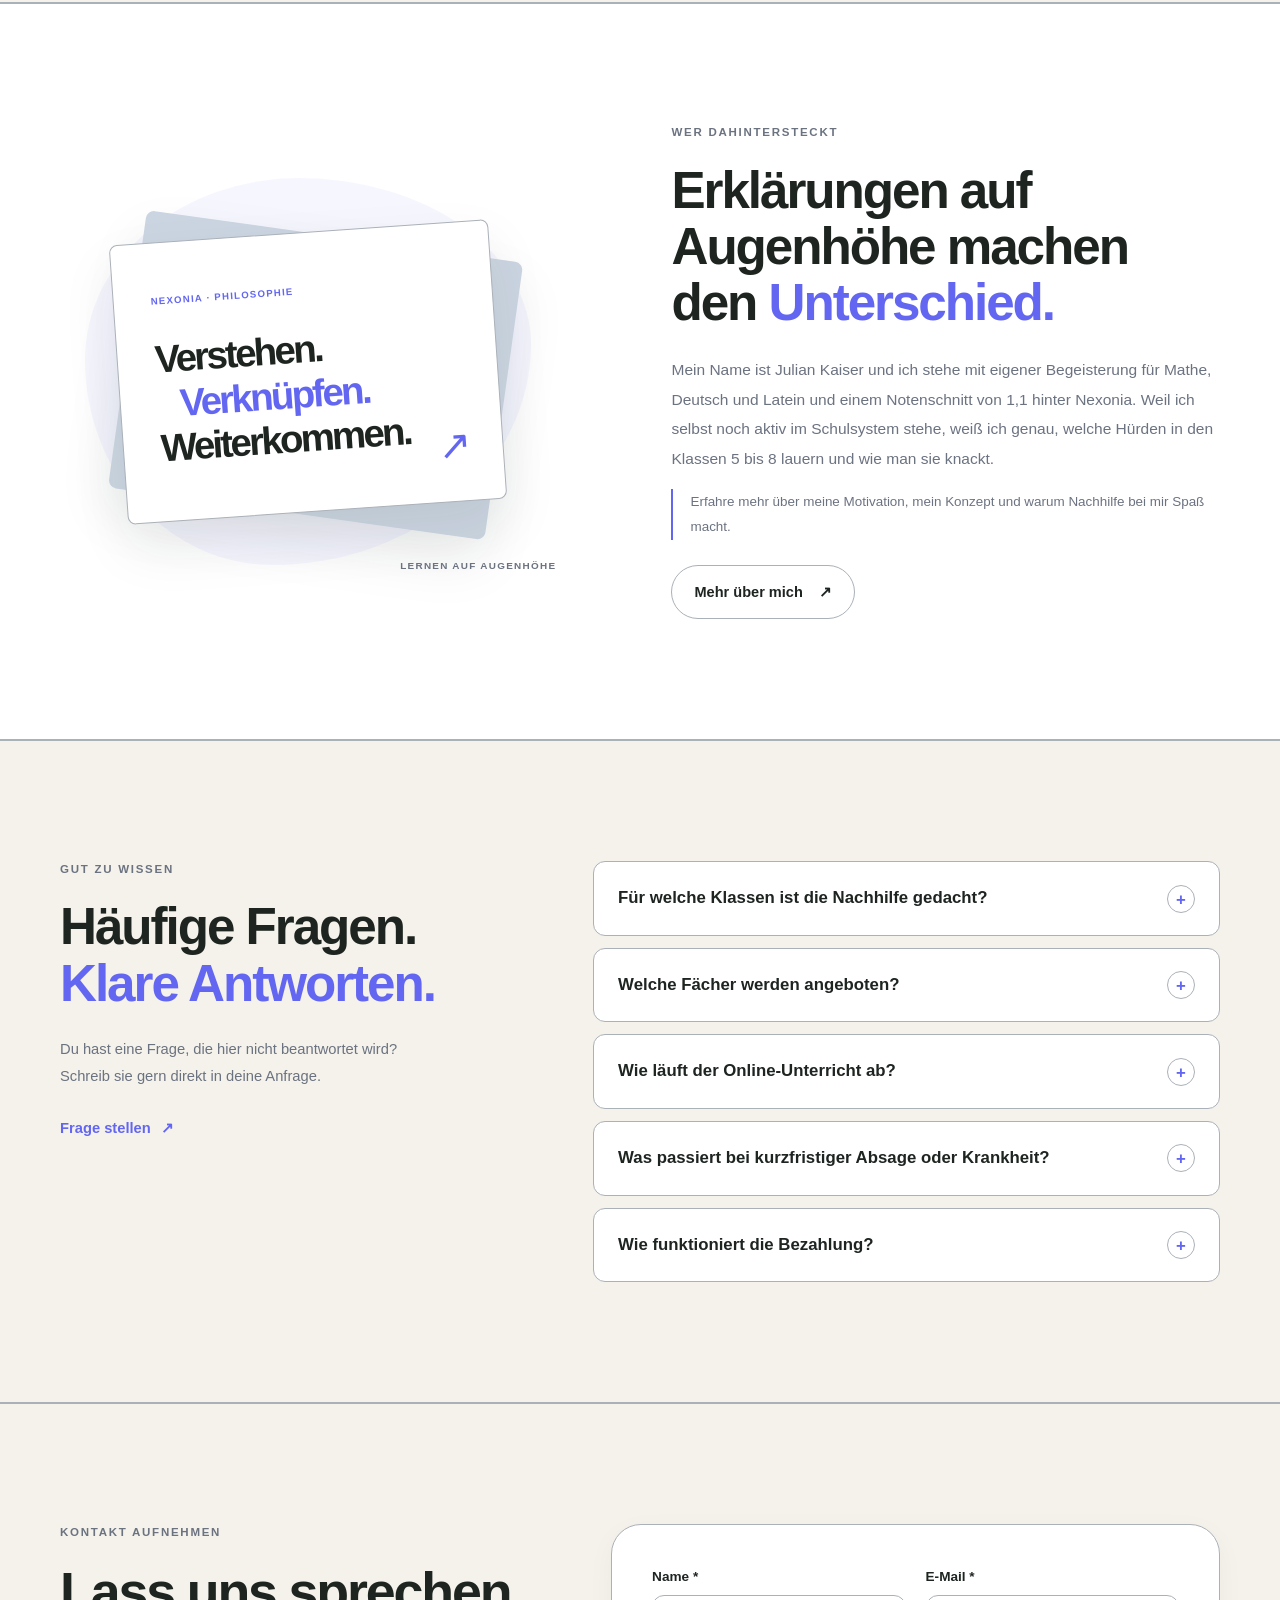
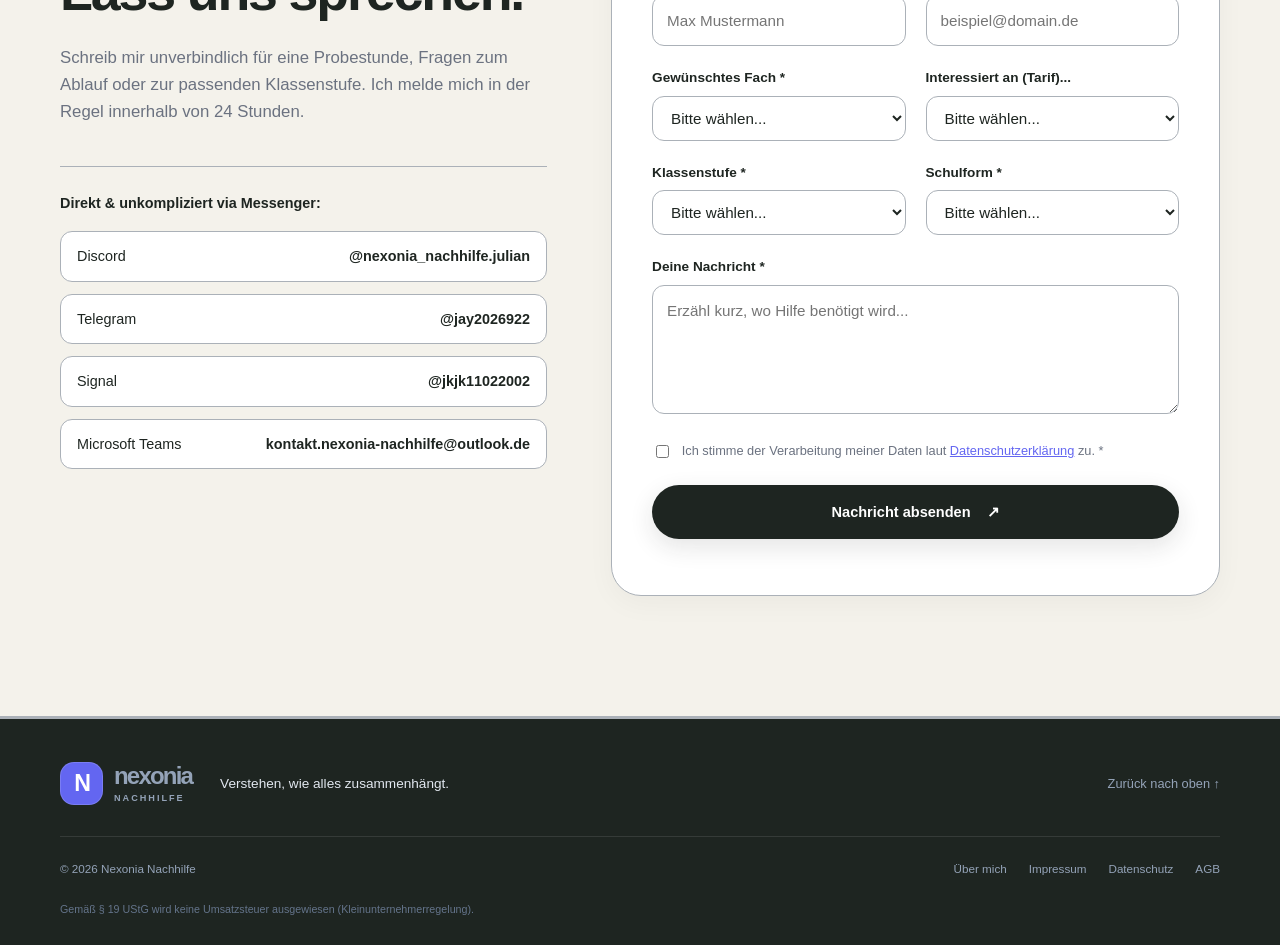
<file: index günstig.html>
<!DOCTYPE html>
<html lang="de">
<head>
    <meta charset="UTF-8">
    <meta name="viewport" content="width=device-width, initial-scale=1">
    <meta name="description" content="Nexonia Nachhilfe: persönliche Online-Nachhilfe in Mathematik, Deutsch und Latein für die Klassen 5 bis 8. Verständlich erklärt und individuell begleitet.">
    <title>Nexonia Nachhilfe – Verstehen, wie alles zusammenhängt</title>
    <link rel="stylesheet" href="css/style.css">
    <link rel="apple-touch-icon" sizes="180x180" href="assets/apple-touch-icon.png">
    <link rel="icon" type="image/png" sizes="32x32" href="assets/favicon-32x32.png">
    <link rel="icon" type="image/png" sizes="16x16" href="assets/favicon-16x16.png">
    <link rel="icon" type="image/png" sizes="16x16" href="assets/favicon.ico">
    <link rel="manifest" href="assets/site.webmanifest">
    <script src="js/main.js" defer></script>
</head>

<body>
    <a class="skip-link" href="#main">Direkt zum Inhalt</a>

    <header class="site-header" id="top">
        <div class="container header-inner">
            <a class="brand" href="index.html" aria-label="Nexonia Nachhilfe – Startseite">
                <span class="brand-mark" aria-hidden="true">N</span>
                <span class="brand-copy">
                    <span class="brand-name">nexonia</span>
                    <span class="brand-subtitle">NACHHILFE</span>
                </span>
            </a>

            <button class="nav-toggle" type="button" aria-expanded="false" aria-controls="primary-navigation" aria-label="Navigation öffnen">
                <span></span>
                <span></span>
            </button>

            <nav class="primary-navigation" id="primary-navigation" aria-label="Hauptnavigation">
                <a href="#angebot">Angebot</a>
                <a href="#ablauf">Ablauf</a>
                <a href="#preise">Preise</a>
                <a href="ueber-mich.html">Über mich</a>
                <a class="button button-small button-dark" href="#kontakt">Kontakt aufnehmen <span aria-hidden="true">↗</span></a>
            </nav>
        </div>
    </header>

    <main id="main">
        <!-- HERO -->
        <section class="hero section">
            <div class="container hero-grid">
                <div class="hero-copy">
                    <p class="eyebrow"><span class="eyebrow-line"></span> ONLINE-NACHHILFE · KLASSEN 5–8</p>
                    <h1>Verstehen, wie<br>alles <span class="text-accent">zusammenhängt.</span></h1>
                    <p class="hero-description">
                        Gute Nachhilfe bedeutet mehr, als nur die nächste Hausaufgabe zu lösen. 
                        Es geht darum, Zusammenhänge zu erkennen, Grundlagen zu festigen und mit einem 
                        erfahrenen Schüler auf Augenhöhe Schritt für Schritt sicherer zu werden.
                    </p>
                    <div class="hero-actions">
                        <a class="button button-dark" href="#kontakt">Nachhilfe anfragen <span aria-hidden="true">↗</span></a>
                        <a class="text-link" href="#angebot">Angebot kennenlernen <span aria-hidden="true">↓</span></a>
                    </div>
                    <div class="hero-note">
                        <span class="note-icon" aria-hidden="true">✦</span>
                        <p>Persönlich begleitet. Mit einem Notenschnitt von 1,1 für dich da.</p>
                    </div>
                </div>

                <div class="hero-visual" aria-label="Illustration zum Lernen und Verknüpfen von Wissen">
                    <div class="visual-orbit orbit-one"></div>
                    <div class="visual-orbit orbit-two"></div>
                    <div class="visual-center">
                        <span class="visual-symbol" aria-hidden="true">n.</span>
                        <span class="visual-center-label">WISSEN VERKNÜPFEN</span>
                    </div>
                    <div class="concept concept-math">
                        <span class="concept-icon" aria-hidden="true">∑</span>
                        <span class="concept-label">Mathematik</span>
                    </div>
                    <div class="concept concept-german">
                        <span class="concept-icon" aria-hidden="true">Aa</span>
                        <span class="concept-label">Deutsch</span>
                    </div>
                    <div class="concept concept-latin">
                        <span class="concept-icon" aria-hidden="true">Ab</span>
                        <span class="concept-label">Latein</span>
                    </div>
                    <span class="visual-dot dot-one" aria-hidden="true"></span>
                    <span class="visual-dot dot-two" aria-hidden="true"></span>
                    <span class="visual-dot dot-three" aria-hidden="true"></span>
                    <p class="visual-caption">Wissen ist kein Einzelteil.<br>Es gehört zusammen.</p>
                </div>
            </div>
            <div class="container hero-bottom">
                <span>KLARHEIT STATT FRAGEZEICHEN</span>
                <span class="hero-bottom-line" aria-hidden="true"></span>
                <span>GEMEINSAM SCHRITT FÜR SCHRITT</span>
            </div>
        </section>

        <!-- INTRO -->
        <section class="intro section section-light">
            <div class="container intro-grid">
                <p class="eyebrow">DER NEXONIA-ANSATZ</p>
                <div>
                    <h2>Nicht nur wissen, <em>was</em> funktioniert.<br>Auch verstehen, <em>warum.</em></h2>
                    <p class="intro-text">
                        Wenn der Schulstoff in der Unter- und Mittelstufe anzieht, entstehen Lücken oft unbemerkt. 
                        Wir schauen gemeinsam hin, sortieren den Lernstoff und arbeiten an den echten Ursachen – 
                        ohne unnötigen Druck, auf Augenhöhe und mit Erklärungen, die man wirklich versteht.
                    </p>
                </div>
            </div>
        </section>

<!-- SUBJECTS -->
        <section class="subjects section" id="angebot">
            <div class="container">
                <div class="section-heading">
                    <div>
                        <p class="eyebrow">DAS ANGEBOT</p>
                        <h2>Alle Fächer im Überblick.<br><em>Gezielt gefördert.</em></h2>
                    </div>
                    <p class="section-heading-note">Individuelle Online-Nachhilfe für Schülerinnen und Schüler der Klassen 5 bis 8.</p>
                </div>

                <!-- 1. Standardfächer (3 Karten in einer Reihe) -->
                <div style="margin-bottom: 2rem;">
                    <p style="font-size: 1rem; font-weight: 700; color: var(--color-muted); letter-spacing: 0.05em; text-transform: uppercase; margin-bottom: 1rem;">Standardfächer</p>
                    <div class="subject-grid" style="grid-template-columns: repeat(auto-fit, minmax(280px, 1fr));">
                        
                        <!-- Mathematik -->
                        <article class="subject-card subject-math">
                            <div class="subject-card-top">
                                <span class="subject-number">01 / STANDARD</span>
                                <span class="subject-symbol" aria-hidden="true">➗</span>
                            </div>
                            <h3>Mathematik</h3>
                            <p>Rechenwege nachvollziehen, logische Regeln verinnerlichen und auch bei komplexeren Aufgaben den Überblick behalten.</p>
                            <ul>
                                <li>Grundlagen sicher festigen</li>
                                <li>Rechenwege verständlich aufbauen</li>
                                <li>Sicherheit bei Klassenarbeiten</li>
                            </ul>
                            <a class="card-link" href="#kontakt">Mathe-Nachhilfe anfragen <span aria-hidden="true">↗</span></a>
                        </article>

                        <!-- Deutsch -->
                        <article class="subject-card subject-german">
                            <div class="subject-card-top">
                                <span class="subject-number">02 / STANDARD</span>
                                <span class="subject-symbol" aria-hidden="true">🔤</span>
                            </div>
                            <h3>Deutsch</h3>
                            <p>Sprache bewusster einsetzen, Grammatikregeln durchschauen und Gedanken klar, strukturiert und fehlerfrei ausdrücken.</p>
                            <ul>
                                <li>Grammatik und Rechtschreibung</li>
                                <li>Texte analysieren und verstehen</li>
                                <li>Aufsätze und Formulieren üben</li>
                            </ul>
                            <a class="card-link" href="#kontakt">Deutsch-Nachhilfe anfragen <span aria-hidden="true">↗</span></a>
                        </article>

                        <!-- Biologie -->
                        <article class="subject-card subject-biology">
                            <div class="subject-card-top">
                                <span class="subject-number">03 / STANDARD</span>
                                <span class="subject-symbol" aria-hidden="true">🧬</span>
                            </div>
                            <h3>Biologie</h3>
                            <p>Lebendkreisläufe, Zellen und ökologische Zusammenhänge greifbar machen und biologische Fachbegriffe sicher anwenden.</p>
                            <ul>
                                <li>Zell- und Organismusstrukturen</li>
                                <li>Ökosysteme & Kreisläufe</li>
                                <li>Sicherheit bei Abfragen & Tests</li>
                            </ul>
                            <a class="card-link" href="#kontakt">Biologie-Nachhilfe anfragen <span aria-hidden="true">↗</span></a>
                        </article>

                    </div>
                </div>

                <!-- 2. Spezialfächer & Methoden-Paket -->
                <div>
                    <p style="font-size: 1rem; font-weight: 700; color: var(--color-muted); letter-spacing: 0.05em; text-transform: uppercase; margin-bottom: 1rem;">Spezial- & Mangelfächer</p>
                    <div class="subject-grid" style="grid-template-columns: repeat(auto-fit, minmax(280px, 1fr));">
                        
                        <!-- Latein -->
                        <article class="subject-card subject-latin" style="border-color: var(--color-violet-light, #e2d9fc);">
                            <div class="subject-card-top">
                                <span class="subject-number" style="color: var(--color-violet);">04 / SPEZIAL</span>
                                <span class="subject-symbol" aria-hidden="true">⚔️</span>
                            </div>
                            <h3>Latein</h3>
                            <p>Formenlehre beherrschen, Satzstrukturen logisch entschlüsseln und lateinische Texte systematisch ins Deutsche übersetzen.</p>
                            <ul>
                                <li>Grammatik & Vokabel-Systematik</li>
                                <li>Satzbau und Kasus-Logik</li>
                                <li>Übersetzen Schritt für Schritt</li>
                            </ul>
                            <a class="card-link" href="#kontakt">Latein-Nachhilfe anfragen <span aria-hidden="true">↗</span></a>
                        </article>

                        <!-- Chemie -->
                        <article class="subject-card subject-chemistry" style="border-color: var(--color-violet-light, #e2d9fc);">
                            <div class="subject-card-top">
                                <span class="subject-number" style="color: var(--color-violet);">05 / SPEZIAL</span>
                                <span class="subject-symbol" aria-hidden="true">🧪</span>
                            </div>
                            <h3>Chemie</h3>
                            <p>Stoffstrukturen begreifen, das Periodensystem verstehen und Reaktionsgleichungen sicher aufstellen.</p>
                            <ul>
                                <li>Grundkonzepte der Materie</li>
                                <li>Reaktionsgleichungen üben</li>
                                <li>Sicher durch den Chemieunterricht</li>
                            </ul>
                            <a class="card-link" href="#kontakt">Chemie-Nachhilfe anfragen <span aria-hidden="true">↗</span></a>
                        </article>

                        <!-- Lernen Lernen / Methodik -->
                        <article class="subject-card subject-method" style="border-color: var(--color-violet-light, #e2d9fc);">
                            <div class="subject-card-top">
                                <span class="subject-number" style="color: var(--color-violet);">06 / EXKLUSIV</span>
                                <span class="subject-symbol" aria-hidden="true">💡</span>
                            </div>
                            <h3>Lernen lernen (Methodik)</h3>
                            <p>Der exklusive Unterricht für effektive Lerntechniken, Vokabel-Systeme, Zeitmanagement und nachhaltige Struktur.</p>
                            <ul>
                                <li>Effektive Lernmethoden & Strategien</li>
                                <li>Strukturierter Aufbau von Vokabeln & Stoff</li>
                                <li>Gezielte Prüfungsvorbereitung</li>
                            </ul>
                            <a class="card-link" href="#kontakt">Methodik-Unterricht anfragen <span aria-hidden="true">↗</span></a>
                        </article>

                    </div>
                </div>

                <p class="section-footnote" style="margin-top: 2rem;">Inhalte und Schwerpunkte stimmen wir passgenau auf den aktuellen Schulstoff ab.</p>
            </div>
        </section>

        <!-- APPROACH -->
        <section class="approach section section-dark" id="ablauf">
            <div class="container">
                <div class="section-heading section-heading-dark">
                    <div>
                        <p class="eyebrow">SO LÄUFT ES AB</p>
                        <h2>Ein klarer Plan.<br><em>Ein Schritt nach dem anderen.</em></h2>
                    </div>
                    <p class="section-heading-note">Moderner Online-Unterricht via Discord oder Teams mit virtuellem Whiteboard.</p>
                </div>

                <div class="steps-grid">
                    <article class="step-card">
                        <span class="step-number">01</span>
                        <div class="step-rule"></div>
                        <h3>Erst einmal sortieren</h3>
                        <p>Wir klären im unverbindlichen Gespräch, wo es hakt und welche Themen als Nächstes anstehen.</p>
                    </article>
                    <article class="step-card">
                        <span class="step-number">02</span>
                        <div class="step-rule"></div>
                        <h3>Gemeinsam anpacken</h3>
                        <p>Am digitalen Whiteboard gehen wir Aufgaben Schritt für Schritt durch, bis der Knoten platzt.</p>
                    </article>
                    <article class="step-card">
                        <span class="step-number">03</span>
                        <div class="step-rule"></div>
                        <h3>Gezielt üben</h3>
                        <p>Durch verständliche Erklärungen und passende Übungen festigen wir das Gelernte nachhaltig.</p>
                    </article>
                    <article class="step-card">
                        <span class="step-number">04</span>
                        <div class="step-rule"></div>
                        <h3>Sicher in die Arbeit</h3>
                        <p>Mit frischem Selbstbewusstsein und klarem Verständnis geht es vorbereitet in die nächsten Prüfungen.</p>
                    </article>
                </div>

                <div class="approach-bottom">
                    <span class="approach-star" aria-hidden="true">✦</span>
                    <p>Technisch unkompliziert: Ein internetfähiges Endgerät genügt – wir arbeiten eng und interaktiv zusammen.</p>
                </div>
            </div>
        </section>

<!-- PRICING -->
        <section class="pricing section section-light" id="preise">
            <div class="container">
                <div class="section-heading">
                    <div>
                        <p class="eyebrow">PREISE & PAKETE</p>
                        <h2>Transparent und fair.</h2>
                    </div>
                    <p class="section-heading-note">Faire Konditionen inklusive individueller Vor- und Nachbereitung – ohne versteckte Kosten.</p>
                </div>

                <!-- 1. STANDARDFACH-BEREICH -->

                <div class="pricing-grid" style="margin-bottom: 3rem;">
                    <!-- Einzelstunde Standard -->
                    <article class="price-card">
                        <p class="price-label">FLEXIBEL STARTEN</p>
                        <h3>Einzelstunde</h3>
                        <p class="price-description">Für gezielte Fragen vor Klassenarbeiten oder zum Kennenlernen (60 Minuten).</p>
                        <div class="price-amount"><span>17,50 €</span></div>
                        <p class="price-unit">pro Unterrichtsstunde (60 Min.)</p>
                        <ul class="price-features">
                            <li>Volle Flexibilität</li>
                            <li>Individuelle Schwerpunktsetzung</li>
                            <li>Online via Discord / Teams</li>
                        </ul>
                        <a class="button button-outline" href="#kontakt">Einzelstunde anfragen <span aria-hidden="true">↗</span></a>
                    </article>

                    <!-- 4er-Block Standard -->
                    <article class="price-card price-card-featured">
                        <span class="price-badge">EMPFOHLEN</span>
                        <p class="price-label">PLANBAR LERNEN</p>
                        <h3>4er-Paket</h3>
                        <p class="price-description">Der ideale Rhythmus, um Noten nachhaltig zu verbessern und Lücken zu schließen.</p>
                        <div class="price-amount"><span>65,00 €</span></div>
                        <p class="price-unit">Gesamtpreis (16,25 € / Std. · 5 € Rabatt)</p>
                        <ul class="price-features">
                            <li>4 Unterrichtsstunden (je 60 Min.)</li>
                            <li>Fester, verlässlicher Lernrhythmus</li>
                            <li>Inkl. Vor- und Nachbereitung</li>
                        </ul>
                        <a class="button button-dark" href="#kontakt">Paket anfragen <span aria-hidden="true">↗</span></a>
                    </article>
                </div>

                <!-- 2. SPEZIALFACH-BEREICH
                <div class="pricing-category-title" style="margin-bottom: 1.5rem;">
                    <h3 style="font-size: 1.5rem; color: var(--color-ink);">Spezialfächer / Methodik <span style="font-weight: 400; font-size: 1.25rem; color: var(--color-muted);">(Latein, Chemie, Lernen lernen)</span></h3>
                </div>

                <div class="pricing-grid">
                    <!-- Einzelstunde Spezial
                    <article class="price-card">
                        <p class="price-label">INTENSIV & FOKUSSIERT</p>
                        <h3>Einzelstunde Spezial / Methodik</h3>
                        <p class="price-description">Für anspruchsvolle Vokabel-Systeme, Reaktionsgleichungen oder das Methodik-Training.</p>
                        <div class="price-amount"><span>19,00 €</span></div>
                        <p class="price-unit">pro Unterrichtsstunde (60 Min.)</p>
                        <ul class="price-features">
                            <li>Höherer Vorbereitungsaufwand</li>
                            <li>Spezifisches Übungsmaterial</li>
                            <li>Online via Discord / Teams</li>
                        </ul>
                        <a class="button button-outline" href="#kontakt">Einzelstunde anfragen <span aria-hidden="true">↗</span></a>
                    </article>

                    <!-- 4er-Block Spezial / Methodik
                    <article class="price-card price-card-featured">
                        <span class="price-badge">EXKLUSIVES MODUL</span>
                        <p class="price-label">METHODEN- & FÄCHER-PAKET</p>
                        <h3>4er-Paket (Spezial / Methodik)</h3>
                        <p class="price-description">Für Latein, Chemie oder das exklusive „Lernen Lernen“-Methodiktraining.</p>
                        <div class="price-amount"><span>70,00 €</span></div>
                        <p class="price-unit">Gesamtpreis (20,00 € / Std. · 8€ Rabatt)</p>
                        <ul class="price-features">
                            <li>4 Unterrichtsstunden (je 60 Min.)</li>
                            <li>Ideal für nachhaltiges Methodentraining</li>
                            <li>Inkl. individueller Vorbereitung</li>
                        </ul>
                        <a class="button button-dark" href="#kontakt">Paket anfragen <span aria-hidden="true">↗</span></a>
                    </article>
                </div> -->

                <p class="pricing-note" style="margin-top: 2rem;">Fairness-Garantie: Kostenfreie Terminverschiebung oder Absage bis 24 Stunden vor Unterrichtsbeginn.</p>
            </div>
        </section>

        <!-- ABOUT TEASER -->
        <section class="about-teaser section">
            <div class="container about-grid">
                <div class="about-art" aria-hidden="true">
                    <div class="about-art-paper paper-back"></div>
                    <div class="about-art-paper paper-front">
                        <span class="paper-small">NEXONIA · PHILOSOPHIE</span>
                        <span class="paper-large">Verstehen.</span>
                        <span class="paper-large paper-indent">Verknüpfen.</span>
                        <span class="paper-large">Weiterkommen.</span>
                        <span class="paper-scribble">↗</span>
                    </div>
                    <span class="about-art-caption">LERNEN AUF AUGENHÖHE</span>
                </div>
                <div class="about-copy">
                    <p class="eyebrow">WER DAHINTERSTECKT</p>
                    <h2>Erklärungen auf Augenhöhe machen den <em>Unterschied.</em></h2>
                    <p>
                        Mein Name ist Julian Kaiser und ich stehe mit eigener Begeisterung für Mathe, Deutsch und Latein
                        und einem Notenschnitt von 1,1 hinter Nexonia. Weil ich selbst noch aktiv im Schulsystem stehe, weiß ich genau, 
                        welche Hürden in den Klassen 5 bis 8 lauern und wie man sie knackt.
                    </p>
                    <p class="about-placeholder-note">
                        Erfahre mehr über meine Motivation, mein Konzept und warum Nachhilfe bei mir Spaß macht.
                    </p>
                    <a class="button button-outline" href="ueber-mich.html">Mehr über mich <span aria-hidden="true">↗</span></a>
                </div>
            </div>
        </section>

        <!-- FAQ -->
        <section class="faq section section-light" id="faq">
            <div class="container faq-grid">
                <div class="faq-intro">
                    <p class="eyebrow">GUT ZU WISSEN</p>
                    <h2>Häufige Fragen.<br><em>Klare Antworten.</em></h2>
                    <p>Du hast eine Frage, die hier nicht beantwortet wird? Schreib sie gern direkt in deine Anfrage.</p>
                    <a class="text-link" href="#kontakt">Frage stellen <span aria-hidden="true">↗</span></a>
                </div>

                <div class="faq-list">
                    <div class="faq-item">
                        <button class="faq-question" type="button">
                            <span>Für welche Klassen ist die Nachhilfe gedacht?</span>
                            <span class="faq-plus">+</span>
                        </button>
                        <div class="faq-answer">
                            <p>Das Angebot richtet sich gezielt an Schülerinnen und Schüler der Klassenstufen 5 bis 8.</p>
                        </div>
                    </div>

                    <div class="faq-item">
                        <button class="faq-question" type="button">
                            <span>Welche Fächer werden angeboten?</span>
                            <span class="faq-plus">+</span>
                        </button>
                        <div class="faq-answer">
                            <p>Mathematik, Deutsch und Biologie als Standardfächer sowie Latein, Chemie und Lernen lernen als Spezialfächer. 
                               Die Inhalte werden jeweils an den individuellen Bedarf angepasst.</p>
                        </div>
                    </div>

                    <div class="faq-item">
                        <button class="faq-question" type="button">
                            <span>Wie läuft der Online-Unterricht ab?</span>
                            <span class="faq-plus">+</span>
                        </button>
                        <div class="faq-answer">
                            <p>Wir treffen uns digital (z. B. über Discord, Google Zoom oder Microsoft Teams) und arbeiten mit einem gemeinsamen digitalen Whiteboard, auf dem in Echtzeit mitgeschrieben und erklärt wird.</p>
                        </div>
                    </div>

                    <div class="faq-item">
                        <button class="faq-question" type="button">
                            <span>Was passiert bei kurzfristiger Absage oder Krankheit?</span>
                            <span class="faq-plus">+</span>
                        </button>
                        <div class="faq-answer">
                            <p>Termine können bis zu 24 Stunden vorher kostenfrei abgesagt oder verschoben werden. Bei späterer Absage muss die Stunde leider berechnet werden.
                                Weitere Informationen zu den Stornierungsbedingungen sind in den AGB nachlesbar.</p>
                        </div>
                    </div>

                    <div class="faq-item">
                        <button class="faq-question" type="button">
                            <span>Wie funktioniert die Bezahlung?</span>
                            <span class="faq-plus">+</span>
                        </button>
                        <div class="faq-answer">
                            <p>Die Abrechnung erfolgt bequem per Vorkasse (Einzelstunde oder 4er-Block) vor Beginn der Unterrichtseinheit per Überweisung.
                               Wichtig dabei ist, dass die Zahlung vor Beginn der ersten Unterrichtsstunde eingegangen ist. Weitere Informationen zu den Zahlungsbedingungen sind in den AGB nachlesbar.
                            </p>
                        </div>
                    </div>
                </div>
            </div>
        </section>

<!-- KONTAKT -->
        <section class="section section-light" id="kontakt">
            <div class="container">
                <div class="contact-grid">
                    
                    <!-- Linke Spalte: Text & Messenger -->
                    <div class="contact-info">
                        <p class="eyebrow">KONTAKT AUFNEHMEN</p>
                        <h2>Lass uns sprechen.</h2>
                        <p class="contact-description">
                            Schreib mir unverbindlich für eine Probestunde, Fragen zum Ablauf oder zur passenden Klassenstufe. Ich melde mich in der Regel innerhalb von 24 Stunden.
                        </p>

                        <div class="contact-messengers">
                            <p class="messenger-title">Direkt & unkompliziert via Messenger:</p>
                            <div class="messenger-links">
                                <a target="_blank" rel="noopener" class="messenger-link">
                                    <span>Discord</span> <strong>@nexonia_nachhilfe.julian</strong>
                                </a>
                                <a target="_blank" rel="noopener" class="messenger-link">
                                    <span>Telegram</span> <strong>@jay2026922</strong>
                                </a>
                                <a target="_blank" rel="noopener" class="messenger-link">
                                    <span>Signal</span> <strong>@jkjk11022002</strong>
                                </a>
                                <a target="_blank" rel="noopener" class="messenger-link">
                                    <span>Microsoft Teams</span> <strong>kontakt.nexonia-nachhilfe@outlook.de</strong>
                                </a>
                            </div>
                        </div>
                    </div>

                    <!-- Rechte Spalte: Formular -->
                    <div class="contact-card card">
                        <form action="https://api.web3forms.com/submit" method="POST" id="web3forms-form">
                            
                            <!-- Web3Forms Key -->
                            <input type="hidden" name="access_key" value="cddaabb9-29fd-4a46-ab97-5ea2914088ac">
                            <input type="hidden" name="subject" value="Neue Anfrage zu Nachhilfe">
                            <input type="checkbox" name="botcheck" class="hidden" style="display: none;">

                            <div class="form-row">
                                <div class="form-group">
                                    <label for="name">Name *</label>
                                    <input type="text" id="name" name="name" required placeholder="Max Mustermann">
                                </div>
                                <div class="form-group">
                                    <label for="email">E-Mail *</label>
                                    <input type="email" id="email" name="email" required placeholder="beispiel@domain.de">
                                </div>
                            </div>

                            <div class="form-row">
                                <div class="form-group">
                                    <label for="fach">Gewünschtes Fach *</label>
                                    <select id="fach" name="fach" required>
                                        <option value="" disabled selected>Bitte wählen...</option>
                                        <option value="Mathematik">Mathematik</option>
                                        <option value="Deutsch">Deutsch</option>
                                        <option value="Latein">Latein</option>
                                        <option value="Physik">Biologie</option>
                                        <option value="Chemie">Chemie</option>
                                        <option value="Lernen Lernen (Methodik)">Lernen Lernen (Methodik)</option>
                                        <option value="Mehrere Fächer / Unsicher">Mehrere Fächer / Unsicher</option>
                                    </select>
                                </div>
                                <div class="form-group">
                                    <label for="tarif">Interessiert an (Tarif)...</label>
                                    <select id="tarif" name="tarif">
                                        <option value="" disabled selected>Bitte wählen...</option>
                                        <option value="Einzelstunde">Einzelstunde</option>
                                        <option value="4er-Paket">4er-Paket</option>
                                        <option value="Unsicher">Unsicher</option>
                                    </select>
                                </div>
                            </div>

                            <div class="form-row">
                                <div class="form-group">
                                    <label for="klasse">Klassenstufe *</label>
                                    <select id="klasse" name="klasse" required>
                                        <option value="" disabled selected>Bitte wählen...</option>
                                        <option value="Klasse 5">Klasse 5</option>
                                        <option value="Klasse 6">Klasse 6</option>
                                        <option value="Klasse 7">Klasse 7</option>
                                        <option value="Klasse 8">Klasse 8</option>
                                    </select>
                                </div>
                                <div class="form-group">
                                    <label for="schulform">Schulform *</label>
                                    <select id="schulform" name="schulform" required>
                                        <option value="" disabled selected>Bitte wählen...</option>
                                        <option value="Gymnasium">Gymnasium</option>
                                        <option value="Realschule">Realschule</option>
                                        <option value="Hauptschule">Hauptschule</option>
                                        <option value="Gesamtschule">Gesamtschule</option>
                                        <option value="Andere Schulform">Andere Schulform</option>
                                    </select>
                                </div>
                            </div>

                            <div class="form-group">
                                <label for="message">Deine Nachricht *</label>
                                <textarea id="message" name="message" rows="4" required placeholder="Erzähl kurz, wo Hilfe benötigt wird..."></textarea>
                            </div>

                            <div class="form-checkbox">
                                <input type="checkbox" id="dsgvo" name="dsgvo" required>
                                <label for="dsgvo">
                                    Ich stimme der Verarbeitung meiner Daten laut <a href="datenschutz.html">Datenschutzerklärung</a> zu. *
                                </label>
                            </div>

                            <button type="submit" class="button button-dark button-full" id="submit-btn">
                                Nachricht absenden <span aria-hidden="true">↗</span>
                            </button>

                            <div id="form-result" class="form-result"></div>
                        </form>
                    </div>

                </div>
            </div>
        </section>
    </main>

    <!-- FOOTER -->
    <footer class="site-footer">
        <div class="container">
            <div class="footer-main">
                <a class="brand brand-footer" href="index.html" aria-label="Nexonia Nachhilfe – Startseite">
                    <span class="brand-mark" aria-hidden="true">N</span>
                    <span class="brand-copy">
                        <span class="brand-name">nexonia</span>
                        <span class="brand-subtitle">NACHHILFE</span>
                    </span>
                </a>
                <p class="footer-tagline">Verstehen, wie alles zusammenhängt.</p>
                <a class="footer-top-link" href="#top">Zurück nach oben ↑</a>
            </div>
            <div class="footer-bottom">
                <span>© <span id="current-year">2026</span> Nexonia Nachhilfe</span>
                <nav class="footer-legal" aria-label="Rechtliche Informationen">
                    <a href="ueber-mich.html">Über mich</a>
                    <a href="impressum.html">Impressum</a>
                    <a href="datenschutz.html">Datenschutz</a>
                    <a href="agb.html">AGB</a>
                </nav>
            </div>
            <p class="footer-note">Gemäß § 19 UStG wird keine Umsatzsteuer ausgewiesen (Kleinunternehmerregelung).</p>
        </div>
    </footer>
</body>
</html>
</file>
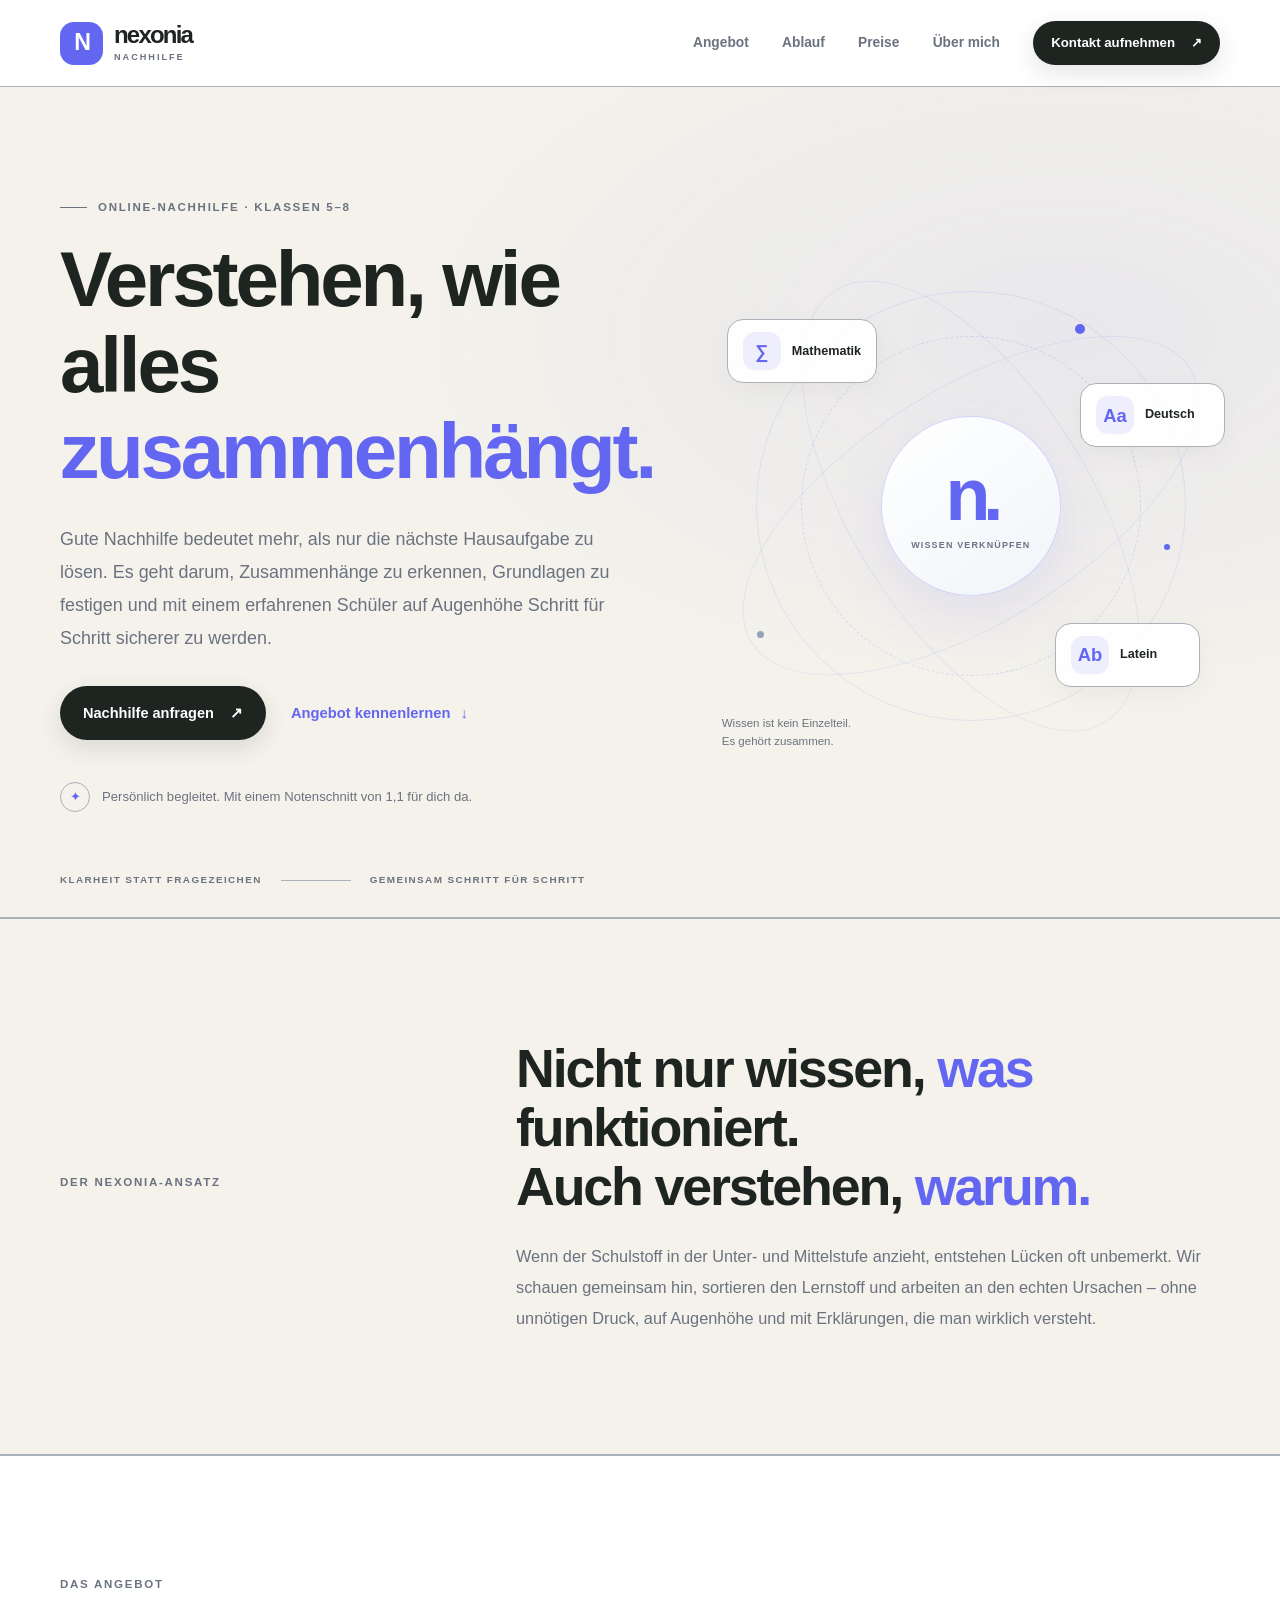
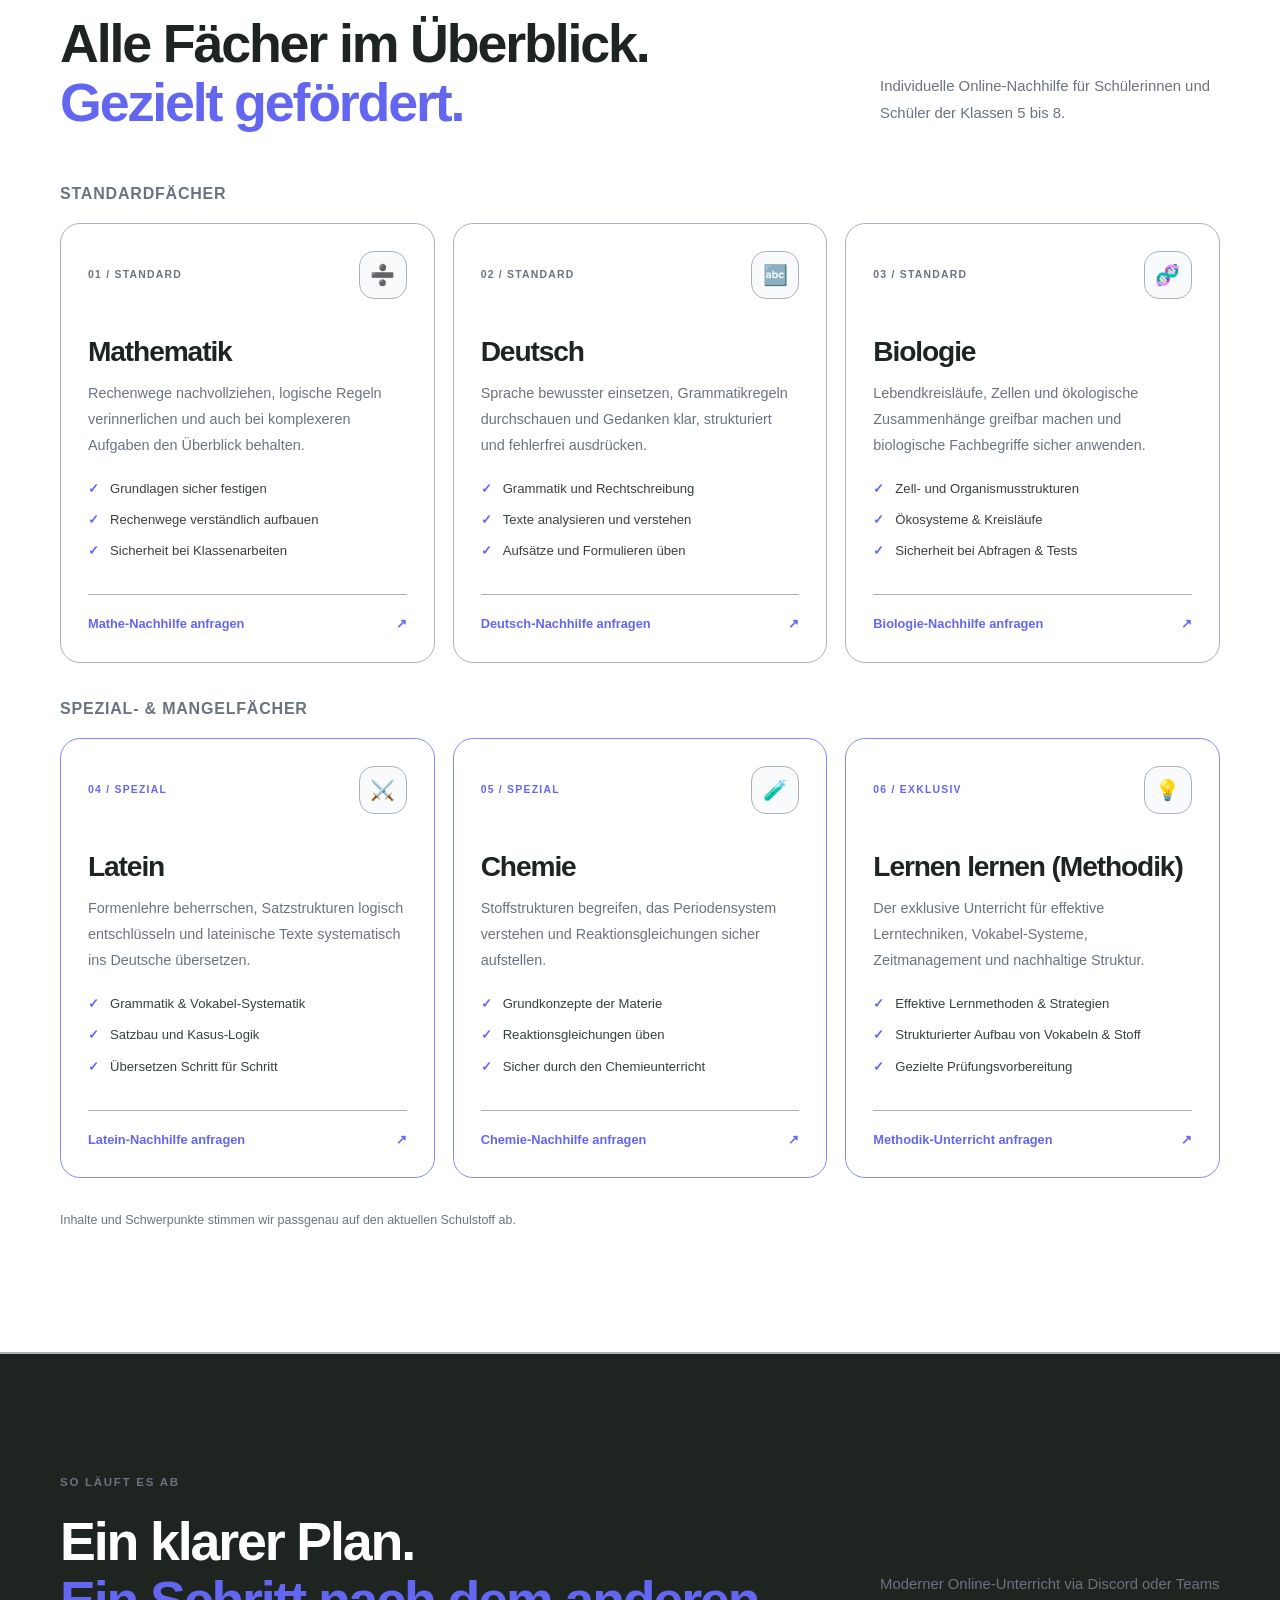
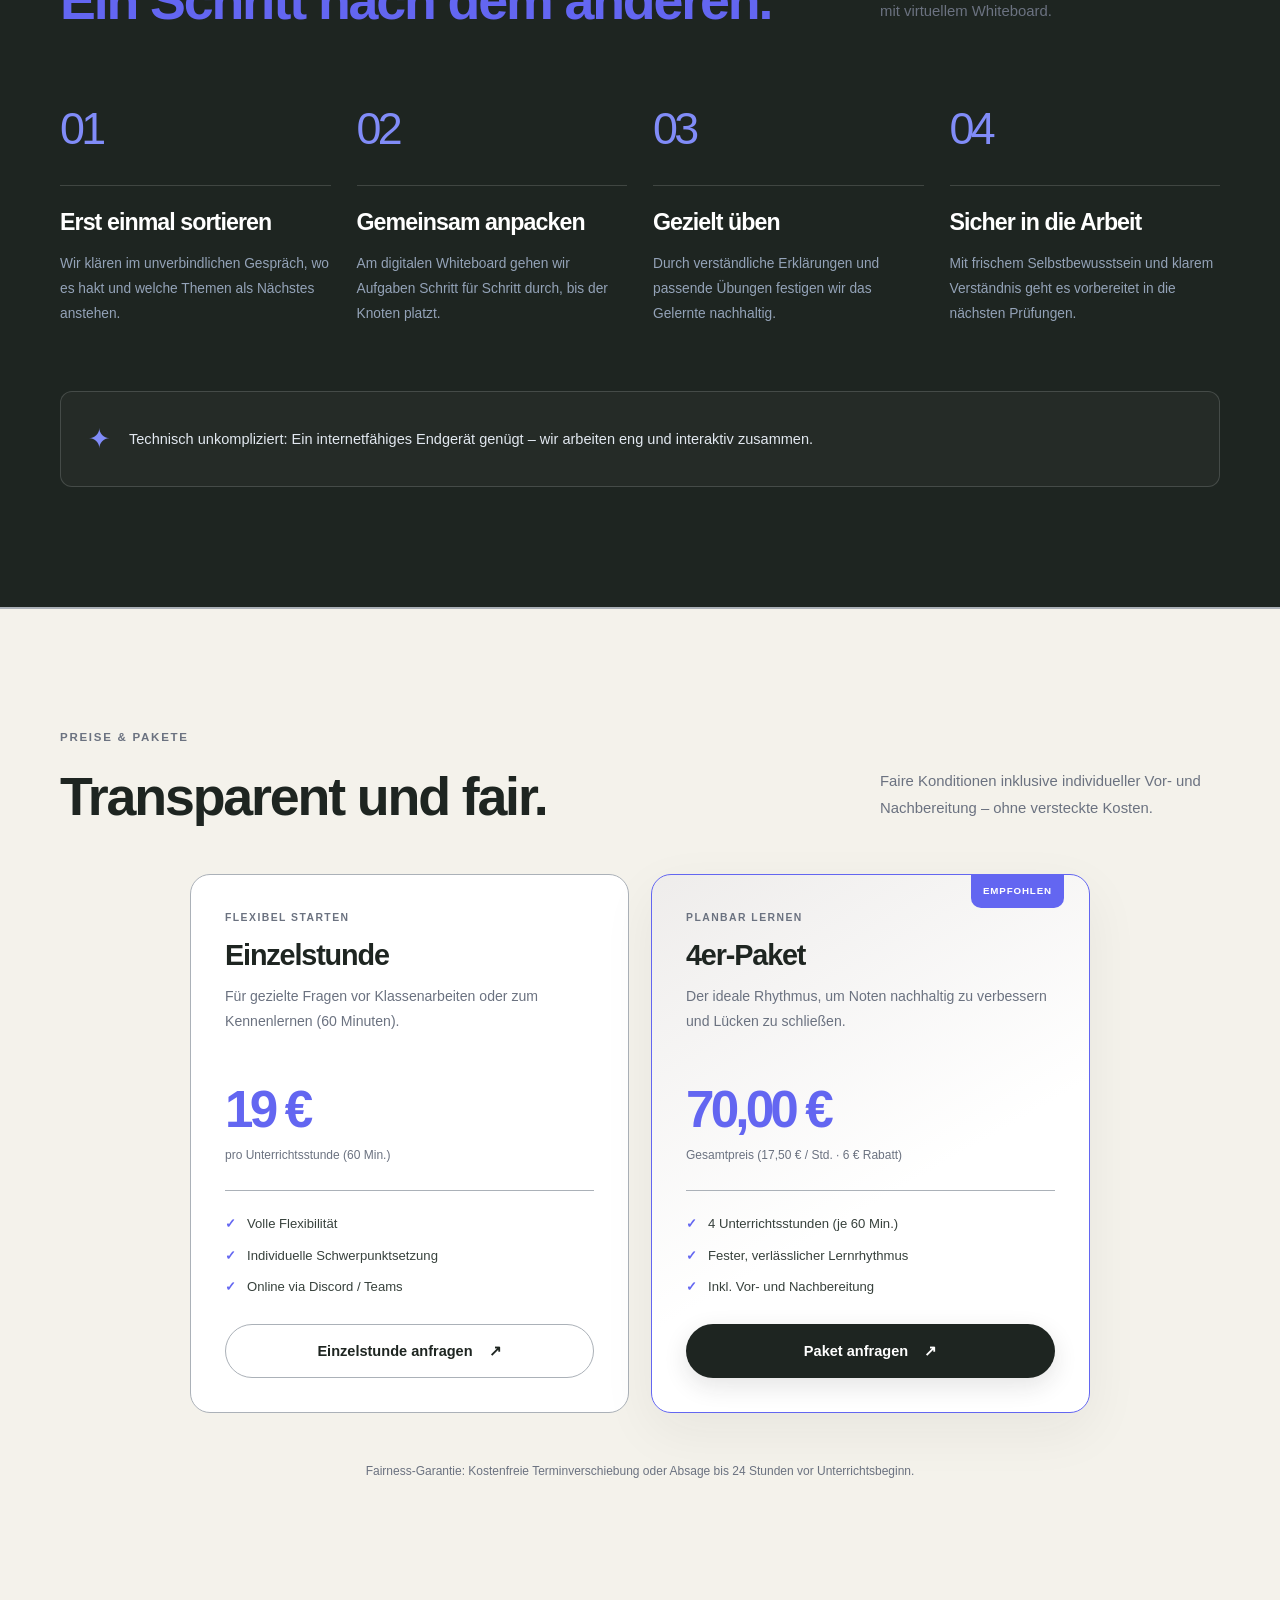
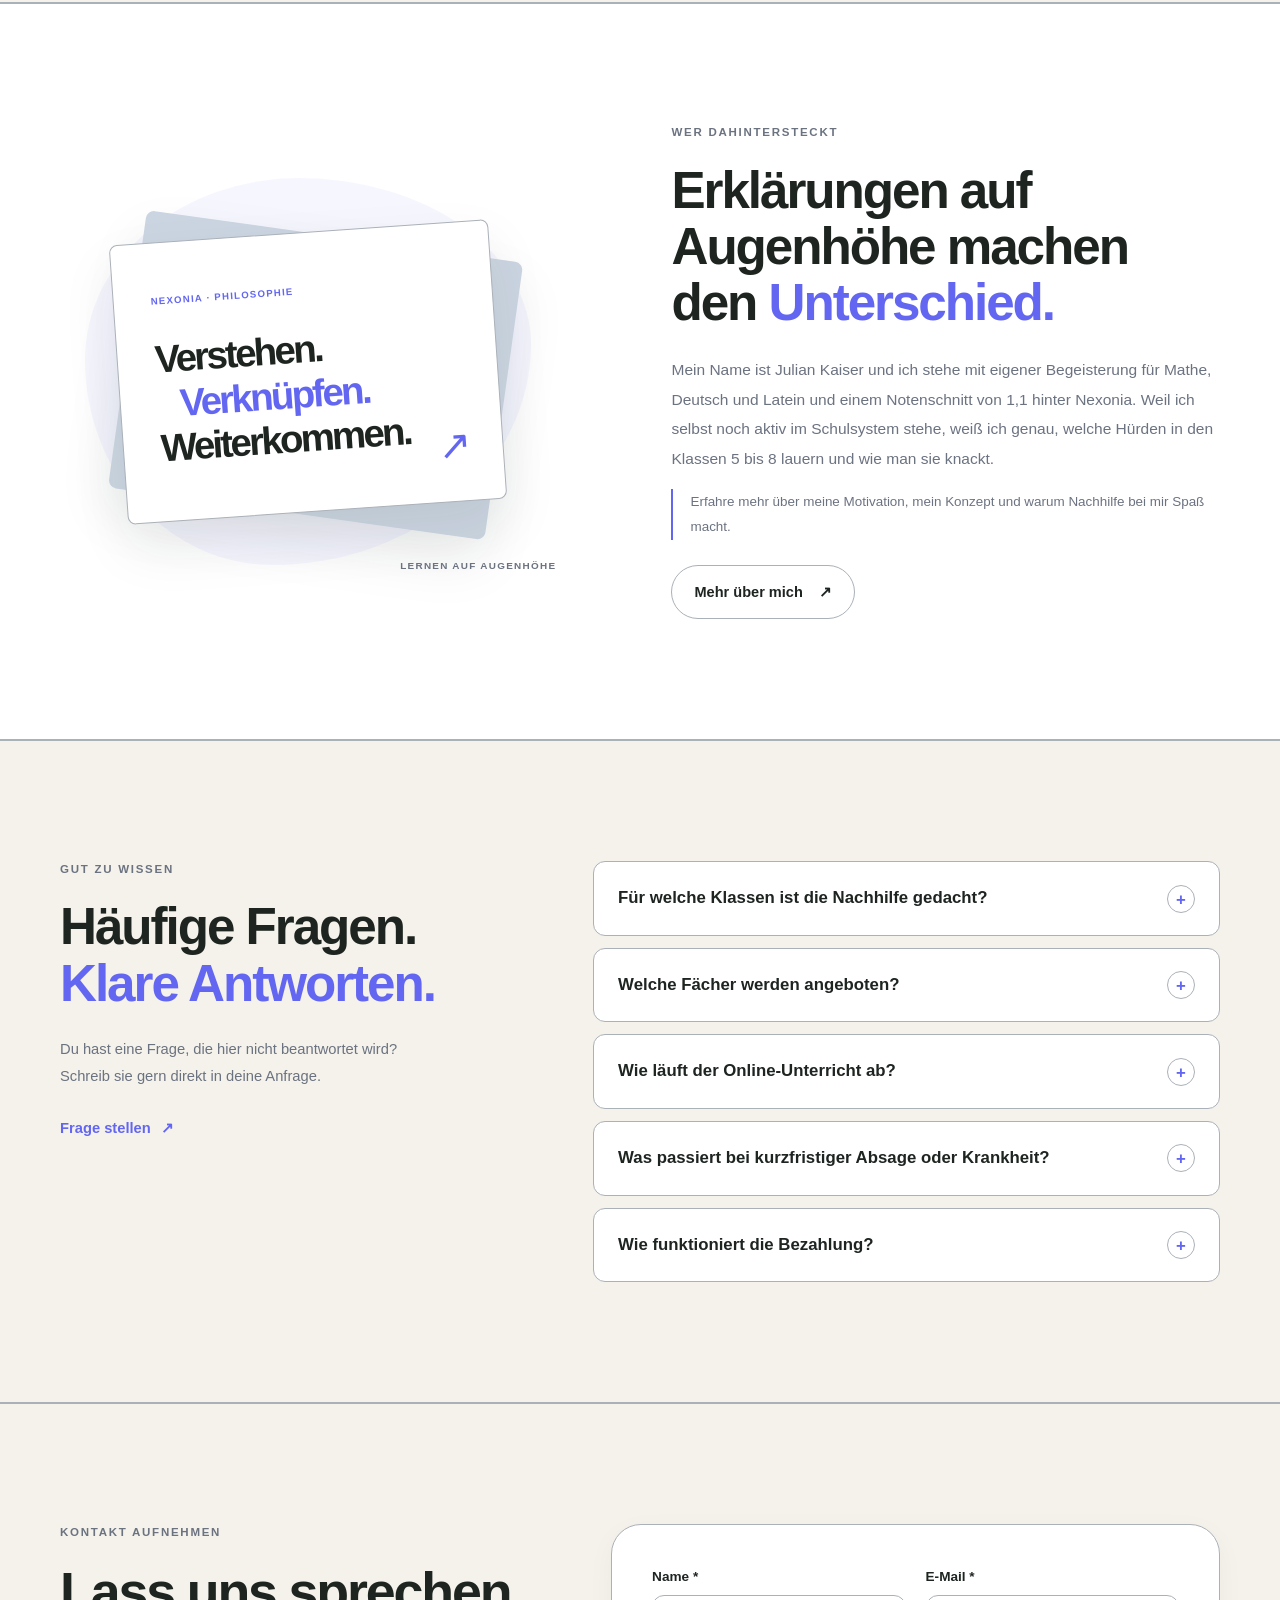
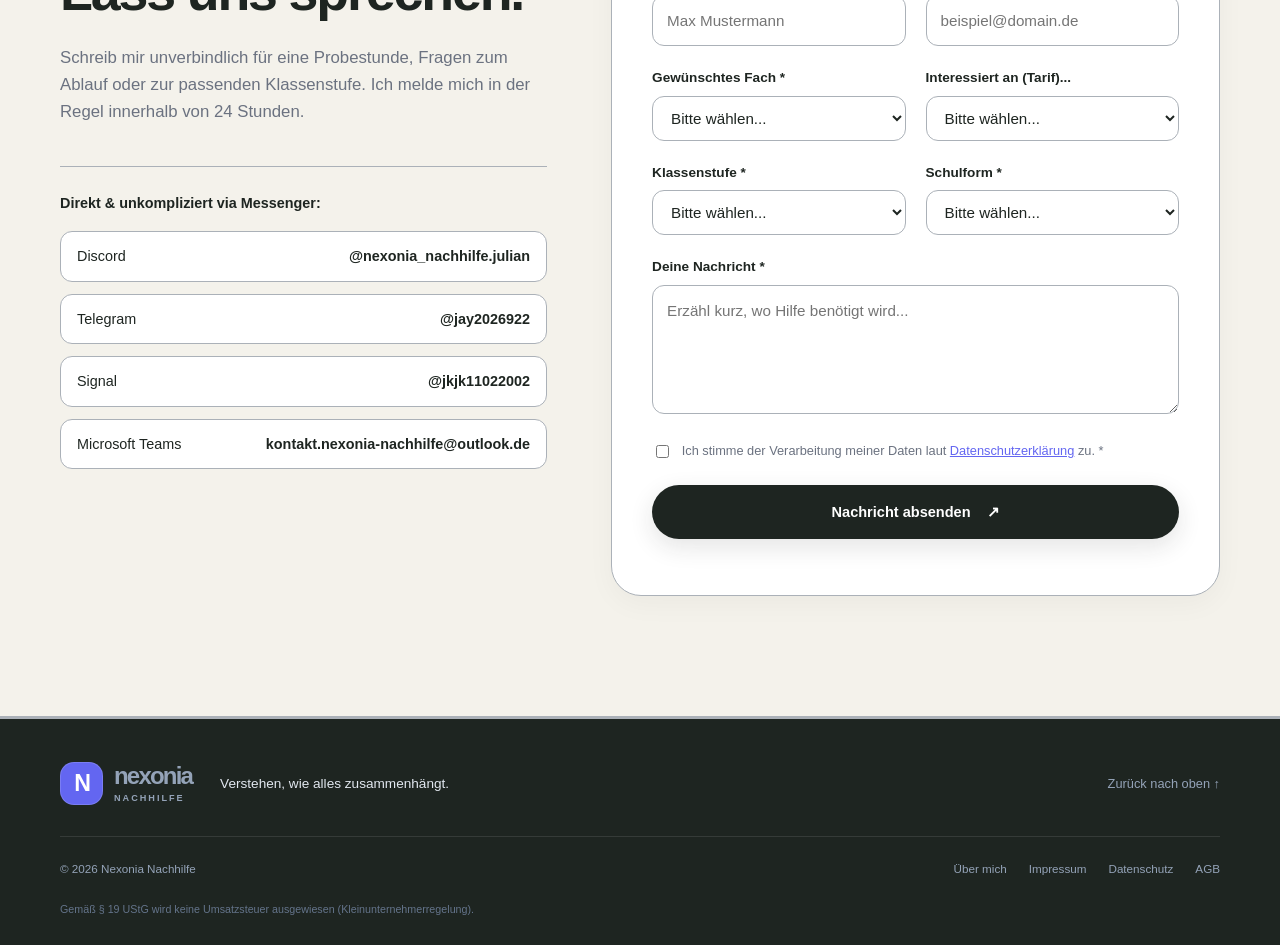
<file: index teurer.html>
<!DOCTYPE html>
<html lang="de">
<head>
    <meta charset="UTF-8">
    <meta name="viewport" content="width=device-width, initial-scale=1">
    <meta name="description" content="Nexonia Nachhilfe: persönliche Online-Nachhilfe in Mathematik, Deutsch und Latein für die Klassen 5 bis 8. Verständlich erklärt und individuell begleitet.">
    <title>Nexonia Nachhilfe – Verstehen, wie alles zusammenhängt</title>
    <link rel="stylesheet" href="css/style.css">
    <link rel="apple-touch-icon" sizes="180x180" href="assets/apple-touch-icon.png">
    <link rel="icon" type="image/png" sizes="32x32" href="assets/favicon-32x32.png">
    <link rel="icon" type="image/png" sizes="16x16" href="assets/favicon-16x16.png">
    <link rel="icon" type="image/png" sizes="16x16" href="assets/favicon.ico">
    <link rel="manifest" href="assets/site.webmanifest">
    <script src="js/main.js" defer></script>
</head>

<body>
    <a class="skip-link" href="#main">Direkt zum Inhalt</a>

    <header class="site-header" id="top">
        <div class="container header-inner">
            <a class="brand" href="index.html" aria-label="Nexonia Nachhilfe – Startseite">
                <span class="brand-mark" aria-hidden="true">N</span>
                <span class="brand-copy">
                    <span class="brand-name">nexonia</span>
                    <span class="brand-subtitle">NACHHILFE</span>
                </span>
            </a>

            <button class="nav-toggle" type="button" aria-expanded="false" aria-controls="primary-navigation" aria-label="Navigation öffnen">
                <span></span>
                <span></span>
            </button>

            <nav class="primary-navigation" id="primary-navigation" aria-label="Hauptnavigation">
                <a href="#angebot">Angebot</a>
                <a href="#ablauf">Ablauf</a>
                <a href="#preise">Preise</a>
                <a href="ueber-mich.html">Über mich</a>
                <a class="button button-small button-dark" href="#kontakt">Kontakt aufnehmen <span aria-hidden="true">↗</span></a>
            </nav>
        </div>
    </header>

    <main id="main">
        <!-- HERO -->
        <section class="hero section">
            <div class="container hero-grid">
                <div class="hero-copy">
                    <p class="eyebrow"><span class="eyebrow-line"></span> ONLINE-NACHHILFE · KLASSEN 5–8</p>
                    <h1>Verstehen, wie<br>alles <span class="text-accent">zusammenhängt.</span></h1>
                    <p class="hero-description">
                        Gute Nachhilfe bedeutet mehr, als nur die nächste Hausaufgabe zu lösen. 
                        Es geht darum, Zusammenhänge zu erkennen, Grundlagen zu festigen und mit einem 
                        erfahrenen Schüler auf Augenhöhe Schritt für Schritt sicherer zu werden.
                    </p>
                    <div class="hero-actions">
                        <a class="button button-dark" href="#kontakt">Nachhilfe anfragen <span aria-hidden="true">↗</span></a>
                        <a class="text-link" href="#angebot">Angebot kennenlernen <span aria-hidden="true">↓</span></a>
                    </div>
                    <div class="hero-note">
                        <span class="note-icon" aria-hidden="true">✦</span>
                        <p>Persönlich begleitet. Mit einem Notenschnitt von 1,1 für dich da.</p>
                    </div>
                </div>

                <div class="hero-visual" aria-label="Illustration zum Lernen und Verknüpfen von Wissen">
                    <div class="visual-orbit orbit-one"></div>
                    <div class="visual-orbit orbit-two"></div>
                    <div class="visual-center">
                        <span class="visual-symbol" aria-hidden="true">n.</span>
                        <span class="visual-center-label">WISSEN VERKNÜPFEN</span>
                    </div>
                    <div class="concept concept-math">
                        <span class="concept-icon" aria-hidden="true">∑</span>
                        <span class="concept-label">Mathematik</span>
                    </div>
                    <div class="concept concept-german">
                        <span class="concept-icon" aria-hidden="true">Aa</span>
                        <span class="concept-label">Deutsch</span>
                    </div>
                    <div class="concept concept-latin">
                        <span class="concept-icon" aria-hidden="true">Ab</span>
                        <span class="concept-label">Latein</span>
                    </div>
                    <span class="visual-dot dot-one" aria-hidden="true"></span>
                    <span class="visual-dot dot-two" aria-hidden="true"></span>
                    <span class="visual-dot dot-three" aria-hidden="true"></span>
                    <p class="visual-caption">Wissen ist kein Einzelteil.<br>Es gehört zusammen.</p>
                </div>
            </div>
            <div class="container hero-bottom">
                <span>KLARHEIT STATT FRAGEZEICHEN</span>
                <span class="hero-bottom-line" aria-hidden="true"></span>
                <span>GEMEINSAM SCHRITT FÜR SCHRITT</span>
            </div>
        </section>

        <!-- INTRO -->
        <section class="intro section section-light">
            <div class="container intro-grid">
                <p class="eyebrow">DER NEXONIA-ANSATZ</p>
                <div>
                    <h2>Nicht nur wissen, <em>was</em> funktioniert.<br>Auch verstehen, <em>warum.</em></h2>
                    <p class="intro-text">
                        Wenn der Schulstoff in der Unter- und Mittelstufe anzieht, entstehen Lücken oft unbemerkt. 
                        Wir schauen gemeinsam hin, sortieren den Lernstoff und arbeiten an den echten Ursachen – 
                        ohne unnötigen Druck, auf Augenhöhe und mit Erklärungen, die man wirklich versteht.
                    </p>
                </div>
            </div>
        </section>

<!-- SUBJECTS -->
        <section class="subjects section" id="angebot">
            <div class="container">
                <div class="section-heading">
                    <div>
                        <p class="eyebrow">DAS ANGEBOT</p>
                        <h2>Alle Fächer im Überblick.<br><em>Gezielt gefördert.</em></h2>
                    </div>
                    <p class="section-heading-note">Individuelle Online-Nachhilfe für Schülerinnen und Schüler der Klassen 5 bis 8.</p>
                </div>

                <!-- 1. Standardfächer (3 Karten in einer Reihe) -->
                <div style="margin-bottom: 2rem;">
                    <p style="font-size: 1rem; font-weight: 700; color: var(--color-muted); letter-spacing: 0.05em; text-transform: uppercase; margin-bottom: 1rem;">Standardfächer</p>
                    <div class="subject-grid" style="grid-template-columns: repeat(auto-fit, minmax(280px, 1fr));">
                        
                        <!-- Mathematik -->
                        <article class="subject-card subject-math">
                            <div class="subject-card-top">
                                <span class="subject-number">01 / STANDARD</span>
                                <span class="subject-symbol" aria-hidden="true">➗</span>
                            </div>
                            <h3>Mathematik</h3>
                            <p>Rechenwege nachvollziehen, logische Regeln verinnerlichen und auch bei komplexeren Aufgaben den Überblick behalten.</p>
                            <ul>
                                <li>Grundlagen sicher festigen</li>
                                <li>Rechenwege verständlich aufbauen</li>
                                <li>Sicherheit bei Klassenarbeiten</li>
                            </ul>
                            <a class="card-link" href="#kontakt">Mathe-Nachhilfe anfragen <span aria-hidden="true">↗</span></a>
                        </article>

                        <!-- Deutsch -->
                        <article class="subject-card subject-german">
                            <div class="subject-card-top">
                                <span class="subject-number">02 / STANDARD</span>
                                <span class="subject-symbol" aria-hidden="true">🔤</span>
                            </div>
                            <h3>Deutsch</h3>
                            <p>Sprache bewusster einsetzen, Grammatikregeln durchschauen und Gedanken klar, strukturiert und fehlerfrei ausdrücken.</p>
                            <ul>
                                <li>Grammatik und Rechtschreibung</li>
                                <li>Texte analysieren und verstehen</li>
                                <li>Aufsätze und Formulieren üben</li>
                            </ul>
                            <a class="card-link" href="#kontakt">Deutsch-Nachhilfe anfragen <span aria-hidden="true">↗</span></a>
                        </article>

                        <!-- Biologie -->
                        <article class="subject-card subject-biology">
                            <div class="subject-card-top">
                                <span class="subject-number">03 / STANDARD</span>
                                <span class="subject-symbol" aria-hidden="true">🧬</span>
                            </div>
                            <h3>Biologie</h3>
                            <p>Lebendkreisläufe, Zellen und ökologische Zusammenhänge greifbar machen und biologische Fachbegriffe sicher anwenden.</p>
                            <ul>
                                <li>Zell- und Organismusstrukturen</li>
                                <li>Ökosysteme & Kreisläufe</li>
                                <li>Sicherheit bei Abfragen & Tests</li>
                            </ul>
                            <a class="card-link" href="#kontakt">Biologie-Nachhilfe anfragen <span aria-hidden="true">↗</span></a>
                        </article>

                    </div>
                </div>

                <!-- 2. Spezialfächer & Methoden-Paket -->
                <div>
                    <p style="font-size: 1rem; font-weight: 700; color: var(--color-muted); letter-spacing: 0.05em; text-transform: uppercase; margin-bottom: 1rem;">Spezial- & Mangelfächer</p>
                    <div class="subject-grid" style="grid-template-columns: repeat(auto-fit, minmax(280px, 1fr));">
                        
                        <!-- Latein -->
                        <article class="subject-card subject-latin" style="border-color: var(--color-violet-light, #e2d9fc);">
                            <div class="subject-card-top">
                                <span class="subject-number" style="color: var(--color-violet);">04 / SPEZIAL</span>
                                <span class="subject-symbol" aria-hidden="true">⚔️</span>
                            </div>
                            <h3>Latein</h3>
                            <p>Formenlehre beherrschen, Satzstrukturen logisch entschlüsseln und lateinische Texte systematisch ins Deutsche übersetzen.</p>
                            <ul>
                                <li>Grammatik & Vokabel-Systematik</li>
                                <li>Satzbau und Kasus-Logik</li>
                                <li>Übersetzen Schritt für Schritt</li>
                            </ul>
                            <a class="card-link" href="#kontakt">Latein-Nachhilfe anfragen <span aria-hidden="true">↗</span></a>
                        </article>

                        <!-- Chemie -->
                        <article class="subject-card subject-chemistry" style="border-color: var(--color-violet-light, #e2d9fc);">
                            <div class="subject-card-top">
                                <span class="subject-number" style="color: var(--color-violet);">05 / SPEZIAL</span>
                                <span class="subject-symbol" aria-hidden="true">🧪</span>
                            </div>
                            <h3>Chemie</h3>
                            <p>Stoffstrukturen begreifen, das Periodensystem verstehen und Reaktionsgleichungen sicher aufstellen.</p>
                            <ul>
                                <li>Grundkonzepte der Materie</li>
                                <li>Reaktionsgleichungen üben</li>
                                <li>Sicher durch den Chemieunterricht</li>
                            </ul>
                            <a class="card-link" href="#kontakt">Chemie-Nachhilfe anfragen <span aria-hidden="true">↗</span></a>
                        </article>

                        <!-- Lernen Lernen / Methodik -->
                        <article class="subject-card subject-method" style="border-color: var(--color-violet-light, #e2d9fc);">
                            <div class="subject-card-top">
                                <span class="subject-number" style="color: var(--color-violet);">06 / EXKLUSIV</span>
                                <span class="subject-symbol" aria-hidden="true">💡</span>
                            </div>
                            <h3>Lernen lernen (Methodik)</h3>
                            <p>Der exklusive Unterricht für effektive Lerntechniken, Vokabel-Systeme, Zeitmanagement und nachhaltige Struktur.</p>
                            <ul>
                                <li>Effektive Lernmethoden & Strategien</li>
                                <li>Strukturierter Aufbau von Vokabeln & Stoff</li>
                                <li>Gezielte Prüfungsvorbereitung</li>
                            </ul>
                            <a class="card-link" href="#kontakt">Methodik-Unterricht anfragen <span aria-hidden="true">↗</span></a>
                        </article>

                    </div>
                </div>

                <p class="section-footnote" style="margin-top: 2rem;">Inhalte und Schwerpunkte stimmen wir passgenau auf den aktuellen Schulstoff ab.</p>
            </div>
        </section>

        <!-- APPROACH -->
        <section class="approach section section-dark" id="ablauf">
            <div class="container">
                <div class="section-heading section-heading-dark">
                    <div>
                        <p class="eyebrow">SO LÄUFT ES AB</p>
                        <h2>Ein klarer Plan.<br><em>Ein Schritt nach dem anderen.</em></h2>
                    </div>
                    <p class="section-heading-note">Moderner Online-Unterricht via Discord oder Teams mit virtuellem Whiteboard.</p>
                </div>

                <div class="steps-grid">
                    <article class="step-card">
                        <span class="step-number">01</span>
                        <div class="step-rule"></div>
                        <h3>Erst einmal sortieren</h3>
                        <p>Wir klären im unverbindlichen Gespräch, wo es hakt und welche Themen als Nächstes anstehen.</p>
                    </article>
                    <article class="step-card">
                        <span class="step-number">02</span>
                        <div class="step-rule"></div>
                        <h3>Gemeinsam anpacken</h3>
                        <p>Am digitalen Whiteboard gehen wir Aufgaben Schritt für Schritt durch, bis der Knoten platzt.</p>
                    </article>
                    <article class="step-card">
                        <span class="step-number">03</span>
                        <div class="step-rule"></div>
                        <h3>Gezielt üben</h3>
                        <p>Durch verständliche Erklärungen und passende Übungen festigen wir das Gelernte nachhaltig.</p>
                    </article>
                    <article class="step-card">
                        <span class="step-number">04</span>
                        <div class="step-rule"></div>
                        <h3>Sicher in die Arbeit</h3>
                        <p>Mit frischem Selbstbewusstsein und klarem Verständnis geht es vorbereitet in die nächsten Prüfungen.</p>
                    </article>
                </div>

                <div class="approach-bottom">
                    <span class="approach-star" aria-hidden="true">✦</span>
                    <p>Technisch unkompliziert: Ein internetfähiges Endgerät genügt – wir arbeiten eng und interaktiv zusammen.</p>
                </div>
            </div>
        </section>

<!-- PRICING -->
        <section class="pricing section section-light" id="preise">
            <div class="container">
                <div class="section-heading">
                    <div>
                        <p class="eyebrow">PREISE & PAKETE</p>
                        <h2>Transparent und fair.</h2>
                    </div>
                    <p class="section-heading-note">Faire Konditionen inklusive individueller Vor- und Nachbereitung – ohne versteckte Kosten.</p>
                </div>

                <!-- 1. STANDARDFACH-BEREICH -->

                <div class="pricing-grid" style="margin-bottom: 3rem;">
                    <!-- Einzelstunde Standard -->
                    <article class="price-card">
                        <p class="price-label">FLEXIBEL STARTEN</p>
                        <h3>Einzelstunde</h3>
                        <p class="price-description">Für gezielte Fragen vor Klassenarbeiten oder zum Kennenlernen (60 Minuten).</p>
                        <div class="price-amount"><span>19 €</span></div>
                        <p class="price-unit">pro Unterrichtsstunde (60 Min.)</p>
                        <ul class="price-features">
                            <li>Volle Flexibilität</li>
                            <li>Individuelle Schwerpunktsetzung</li>
                            <li>Online via Discord / Teams</li>
                        </ul>
                        <a class="button button-outline" href="#kontakt">Einzelstunde anfragen <span aria-hidden="true">↗</span></a>
                    </article>

                    <!-- 4er-Block Standard -->
                    <article class="price-card price-card-featured">
                        <span class="price-badge">EMPFOHLEN</span>
                        <p class="price-label">PLANBAR LERNEN</p>
                        <h3>4er-Paket</h3>
                        <p class="price-description">Der ideale Rhythmus, um Noten nachhaltig zu verbessern und Lücken zu schließen.</p>
                        <div class="price-amount"><span>70,00 €</span></div>
                        <p class="price-unit">Gesamtpreis (17,50 € / Std. · 6 € Rabatt)</p>
                        <ul class="price-features">
                            <li>4 Unterrichtsstunden (je 60 Min.)</li>
                            <li>Fester, verlässlicher Lernrhythmus</li>
                            <li>Inkl. Vor- und Nachbereitung</li>
                        </ul>
                        <a class="button button-dark" href="#kontakt">Paket anfragen <span aria-hidden="true">↗</span></a>
                    </article>
                </div>

                <!-- 2. SPEZIALFACH-BEREICH
                <div class="pricing-category-title" style="margin-bottom: 1.5rem;">
                    <h3 style="font-size: 1.5rem; color: var(--color-ink);">Spezialfächer / Methodik <span style="font-weight: 400; font-size: 1.25rem; color: var(--color-muted);">(Latein, Chemie, Lernen lernen)</span></h3>
                </div>

                <div class="pricing-grid">
                    <!-- Einzelstunde Spezial
                    <article class="price-card">
                        <p class="price-label">INTENSIV & FOKUSSIERT</p>
                        <h3>Einzelstunde Spezial / Methodik</h3>
                        <p class="price-description">Für anspruchsvolle Vokabel-Systeme, Reaktionsgleichungen oder das Methodik-Training.</p>
                        <div class="price-amount"><span>19,00 €</span></div>
                        <p class="price-unit">pro Unterrichtsstunde (60 Min.)</p>
                        <ul class="price-features">
                            <li>Höherer Vorbereitungsaufwand</li>
                            <li>Spezifisches Übungsmaterial</li>
                            <li>Online via Discord / Teams</li>
                        </ul>
                        <a class="button button-outline" href="#kontakt">Einzelstunde anfragen <span aria-hidden="true">↗</span></a>
                    </article>

                    <!-- 4er-Block Spezial / Methodik
                    <article class="price-card price-card-featured">
                        <span class="price-badge">EXKLUSIVES MODUL</span>
                        <p class="price-label">METHODEN- & FÄCHER-PAKET</p>
                        <h3>4er-Paket (Spezial / Methodik)</h3>
                        <p class="price-description">Für Latein, Chemie oder das exklusive „Lernen Lernen“-Methodiktraining.</p>
                        <div class="price-amount"><span>70,00 €</span></div>
                        <p class="price-unit">Gesamtpreis (20,00 € / Std. · 8€ Rabatt)</p>
                        <ul class="price-features">
                            <li>4 Unterrichtsstunden (je 60 Min.)</li>
                            <li>Ideal für nachhaltiges Methodentraining</li>
                            <li>Inkl. individueller Vorbereitung</li>
                        </ul>
                        <a class="button button-dark" href="#kontakt">Paket anfragen <span aria-hidden="true">↗</span></a>
                    </article>
                </div> -->

                <p class="pricing-note" style="margin-top: 2rem;">Fairness-Garantie: Kostenfreie Terminverschiebung oder Absage bis 24 Stunden vor Unterrichtsbeginn.</p>
            </div>
        </section>

        <!-- ABOUT TEASER -->
        <section class="about-teaser section">
            <div class="container about-grid">
                <div class="about-art" aria-hidden="true">
                    <div class="about-art-paper paper-back"></div>
                    <div class="about-art-paper paper-front">
                        <span class="paper-small">NEXONIA · PHILOSOPHIE</span>
                        <span class="paper-large">Verstehen.</span>
                        <span class="paper-large paper-indent">Verknüpfen.</span>
                        <span class="paper-large">Weiterkommen.</span>
                        <span class="paper-scribble">↗</span>
                    </div>
                    <span class="about-art-caption">LERNEN AUF AUGENHÖHE</span>
                </div>
                <div class="about-copy">
                    <p class="eyebrow">WER DAHINTERSTECKT</p>
                    <h2>Erklärungen auf Augenhöhe machen den <em>Unterschied.</em></h2>
                    <p>
                        Mein Name ist Julian Kaiser und ich stehe mit eigener Begeisterung für Mathe, Deutsch und Latein
                        und einem Notenschnitt von 1,1 hinter Nexonia. Weil ich selbst noch aktiv im Schulsystem stehe, weiß ich genau, 
                        welche Hürden in den Klassen 5 bis 8 lauern und wie man sie knackt.
                    </p>
                    <p class="about-placeholder-note">
                        Erfahre mehr über meine Motivation, mein Konzept und warum Nachhilfe bei mir Spaß macht.
                    </p>
                    <a class="button button-outline" href="ueber-mich.html">Mehr über mich <span aria-hidden="true">↗</span></a>
                </div>
            </div>
        </section>

        <!-- FAQ -->
        <section class="faq section section-light" id="faq">
            <div class="container faq-grid">
                <div class="faq-intro">
                    <p class="eyebrow">GUT ZU WISSEN</p>
                    <h2>Häufige Fragen.<br><em>Klare Antworten.</em></h2>
                    <p>Du hast eine Frage, die hier nicht beantwortet wird? Schreib sie gern direkt in deine Anfrage.</p>
                    <a class="text-link" href="#kontakt">Frage stellen <span aria-hidden="true">↗</span></a>
                </div>

                <div class="faq-list">
                    <div class="faq-item">
                        <button class="faq-question" type="button">
                            <span>Für welche Klassen ist die Nachhilfe gedacht?</span>
                            <span class="faq-plus">+</span>
                        </button>
                        <div class="faq-answer">
                            <p>Das Angebot richtet sich gezielt an Schülerinnen und Schüler der Klassenstufen 5 bis 8.</p>
                        </div>
                    </div>

                    <div class="faq-item">
                        <button class="faq-question" type="button">
                            <span>Welche Fächer werden angeboten?</span>
                            <span class="faq-plus">+</span>
                        </button>
                        <div class="faq-answer">
                            <p>Mathematik, Deutsch und Biologie als Standardfächer sowie Latein, Chemie und Lernen lernen als Spezialfächer. 
                               Die Inhalte werden jeweils an den individuellen Bedarf angepasst.</p>
                        </div>
                    </div>

                    <div class="faq-item">
                        <button class="faq-question" type="button">
                            <span>Wie läuft der Online-Unterricht ab?</span>
                            <span class="faq-plus">+</span>
                        </button>
                        <div class="faq-answer">
                            <p>Wir treffen uns digital (z. B. über Discord, Google Zoom oder Microsoft Teams) und arbeiten mit einem gemeinsamen digitalen Whiteboard, auf dem in Echtzeit mitgeschrieben und erklärt wird.</p>
                        </div>
                    </div>

                    <div class="faq-item">
                        <button class="faq-question" type="button">
                            <span>Was passiert bei kurzfristiger Absage oder Krankheit?</span>
                            <span class="faq-plus">+</span>
                        </button>
                        <div class="faq-answer">
                            <p>Termine können bis zu 24 Stunden vorher kostenfrei abgesagt oder verschoben werden. Bei späterer Absage muss die Stunde leider berechnet werden.
                                Weitere Informationen zu den Stornierungsbedingungen sind in den AGB nachlesbar.</p>
                        </div>
                    </div>

                    <div class="faq-item">
                        <button class="faq-question" type="button">
                            <span>Wie funktioniert die Bezahlung?</span>
                            <span class="faq-plus">+</span>
                        </button>
                        <div class="faq-answer">
                            <p>Die Abrechnung erfolgt bequem per Vorkasse (Einzelstunde oder 4er-Block) vor Beginn der Unterrichtseinheit per Überweisung.
                               Wichtig dabei ist, dass die Zahlung vor Beginn der ersten Unterrichtsstunde eingegangen ist. Weitere Informationen zu den Zahlungsbedingungen sind in den AGB nachlesbar.
                            </p>
                        </div>
                    </div>
                </div>
            </div>
        </section>

<!-- KONTAKT -->
        <section class="section section-light" id="kontakt">
            <div class="container">
                <div class="contact-grid">
                    
                    <!-- Linke Spalte: Text & Messenger -->
                    <div class="contact-info">
                        <p class="eyebrow">KONTAKT AUFNEHMEN</p>
                        <h2>Lass uns sprechen.</h2>
                        <p class="contact-description">
                            Schreib mir unverbindlich für eine Probestunde, Fragen zum Ablauf oder zur passenden Klassenstufe. Ich melde mich in der Regel innerhalb von 24 Stunden.
                        </p>

                        <div class="contact-messengers">
                            <p class="messenger-title">Direkt & unkompliziert via Messenger:</p>
                            <div class="messenger-links">
                                <a target="_blank" rel="noopener" class="messenger-link">
                                    <span>Discord</span> <strong>@nexonia_nachhilfe.julian</strong>
                                </a>
                                <a target="_blank" rel="noopener" class="messenger-link">
                                    <span>Telegram</span> <strong>@jay2026922</strong>
                                </a>
                                <a target="_blank" rel="noopener" class="messenger-link">
                                    <span>Signal</span> <strong>@jkjk11022002</strong>
                                </a>
                                <a target="_blank" rel="noopener" class="messenger-link">
                                    <span>Microsoft Teams</span> <strong>kontakt.nexonia-nachhilfe@outlook.de</strong>
                                </a>
                            </div>
                        </div>
                    </div>

                    <!-- Rechte Spalte: Formular -->
                    <div class="contact-card card">
                        <form action="https://api.web3forms.com/submit" method="POST" id="web3forms-form">
                            
                            <!-- Web3Forms Key -->
                            <input type="hidden" name="access_key" value="cddaabb9-29fd-4a46-ab97-5ea2914088ac">
                            <input type="hidden" name="subject" value="Neue Anfrage zu Nachhilfe">
                            <input type="checkbox" name="botcheck" class="hidden" style="display: none;">

                            <div class="form-row">
                                <div class="form-group">
                                    <label for="name">Name *</label>
                                    <input type="text" id="name" name="name" required placeholder="Max Mustermann">
                                </div>
                                <div class="form-group">
                                    <label for="email">E-Mail *</label>
                                    <input type="email" id="email" name="email" required placeholder="beispiel@domain.de">
                                </div>
                            </div>

                            <div class="form-row">
                                <div class="form-group">
                                    <label for="fach">Gewünschtes Fach *</label>
                                    <select id="fach" name="fach" required>
                                        <option value="" disabled selected>Bitte wählen...</option>
                                        <option value="Mathematik">Mathematik</option>
                                        <option value="Deutsch">Deutsch</option>
                                        <option value="Latein">Latein</option>
                                        <option value="Physik">Biologie</option>
                                        <option value="Chemie">Chemie</option>
                                        <option value="Lernen Lernen (Methodik)">Lernen Lernen (Methodik)</option>
                                        <option value="Mehrere Fächer / Unsicher">Mehrere Fächer / Unsicher</option>
                                    </select>
                                </div>
                                <div class="form-group">
                                    <label for="tarif">Interessiert an (Tarif)...</label>
                                    <select id="tarif" name="tarif">
                                        <option value="" disabled selected>Bitte wählen...</option>
                                        <option value="Einzelstunde">Einzelstunde</option>
                                        <option value="4er-Paket">4er-Paket</option>
                                        <option value="Unsicher">Unsicher</option>
                                    </select>
                                </div>
                            </div>

                            <div class="form-row">
                                <div class="form-group">
                                    <label for="klasse">Klassenstufe *</label>
                                    <select id="klasse" name="klasse" required>
                                        <option value="" disabled selected>Bitte wählen...</option>
                                        <option value="Klasse 5">Klasse 5</option>
                                        <option value="Klasse 6">Klasse 6</option>
                                        <option value="Klasse 7">Klasse 7</option>
                                        <option value="Klasse 8">Klasse 8</option>
                                    </select>
                                </div>
                                <div class="form-group">
                                    <label for="schulform">Schulform *</label>
                                    <select id="schulform" name="schulform" required>
                                        <option value="" disabled selected>Bitte wählen...</option>
                                        <option value="Gymnasium">Gymnasium</option>
                                        <option value="Realschule">Realschule</option>
                                        <option value="Hauptschule">Hauptschule</option>
                                        <option value="Gesamtschule">Gesamtschule</option>
                                        <option value="Andere Schulform">Andere Schulform</option>
                                    </select>
                                </div>
                            </div>

                            <div class="form-group">
                                <label for="message">Deine Nachricht *</label>
                                <textarea id="message" name="message" rows="4" required placeholder="Erzähl kurz, wo Hilfe benötigt wird..."></textarea>
                            </div>

                            <div class="form-checkbox">
                                <input type="checkbox" id="dsgvo" name="dsgvo" required>
                                <label for="dsgvo">
                                    Ich stimme der Verarbeitung meiner Daten laut <a href="datenschutz.html">Datenschutzerklärung</a> zu. *
                                </label>
                            </div>

                            <button type="submit" class="button button-dark button-full" id="submit-btn">
                                Nachricht absenden <span aria-hidden="true">↗</span>
                            </button>

                            <div id="form-result" class="form-result"></div>
                        </form>
                    </div>

                </div>
            </div>
        </section>
    </main>

    <!-- FOOTER -->
    <footer class="site-footer">
        <div class="container">
            <div class="footer-main">
                <a class="brand brand-footer" href="index.html" aria-label="Nexonia Nachhilfe – Startseite">
                    <span class="brand-mark" aria-hidden="true">N</span>
                    <span class="brand-copy">
                        <span class="brand-name">nexonia</span>
                        <span class="brand-subtitle">NACHHILFE</span>
                    </span>
                </a>
                <p class="footer-tagline">Verstehen, wie alles zusammenhängt.</p>
                <a class="footer-top-link" href="#top">Zurück nach oben ↑</a>
            </div>
            <div class="footer-bottom">
                <span>© <span id="current-year">2026</span> Nexonia Nachhilfe</span>
                <nav class="footer-legal" aria-label="Rechtliche Informationen">
                    <a href="ueber-mich.html">Über mich</a>
                    <a href="impressum.html">Impressum</a>
                    <a href="datenschutz.html">Datenschutz</a>
                    <a href="agb.html">AGB</a>
                </nav>
            </div>
            <p class="footer-note">Gemäß § 19 UStG wird keine Umsatzsteuer ausgewiesen (Kleinunternehmerregelung).</p>
        </div>
    </footer>
</body>
</html>
</file>
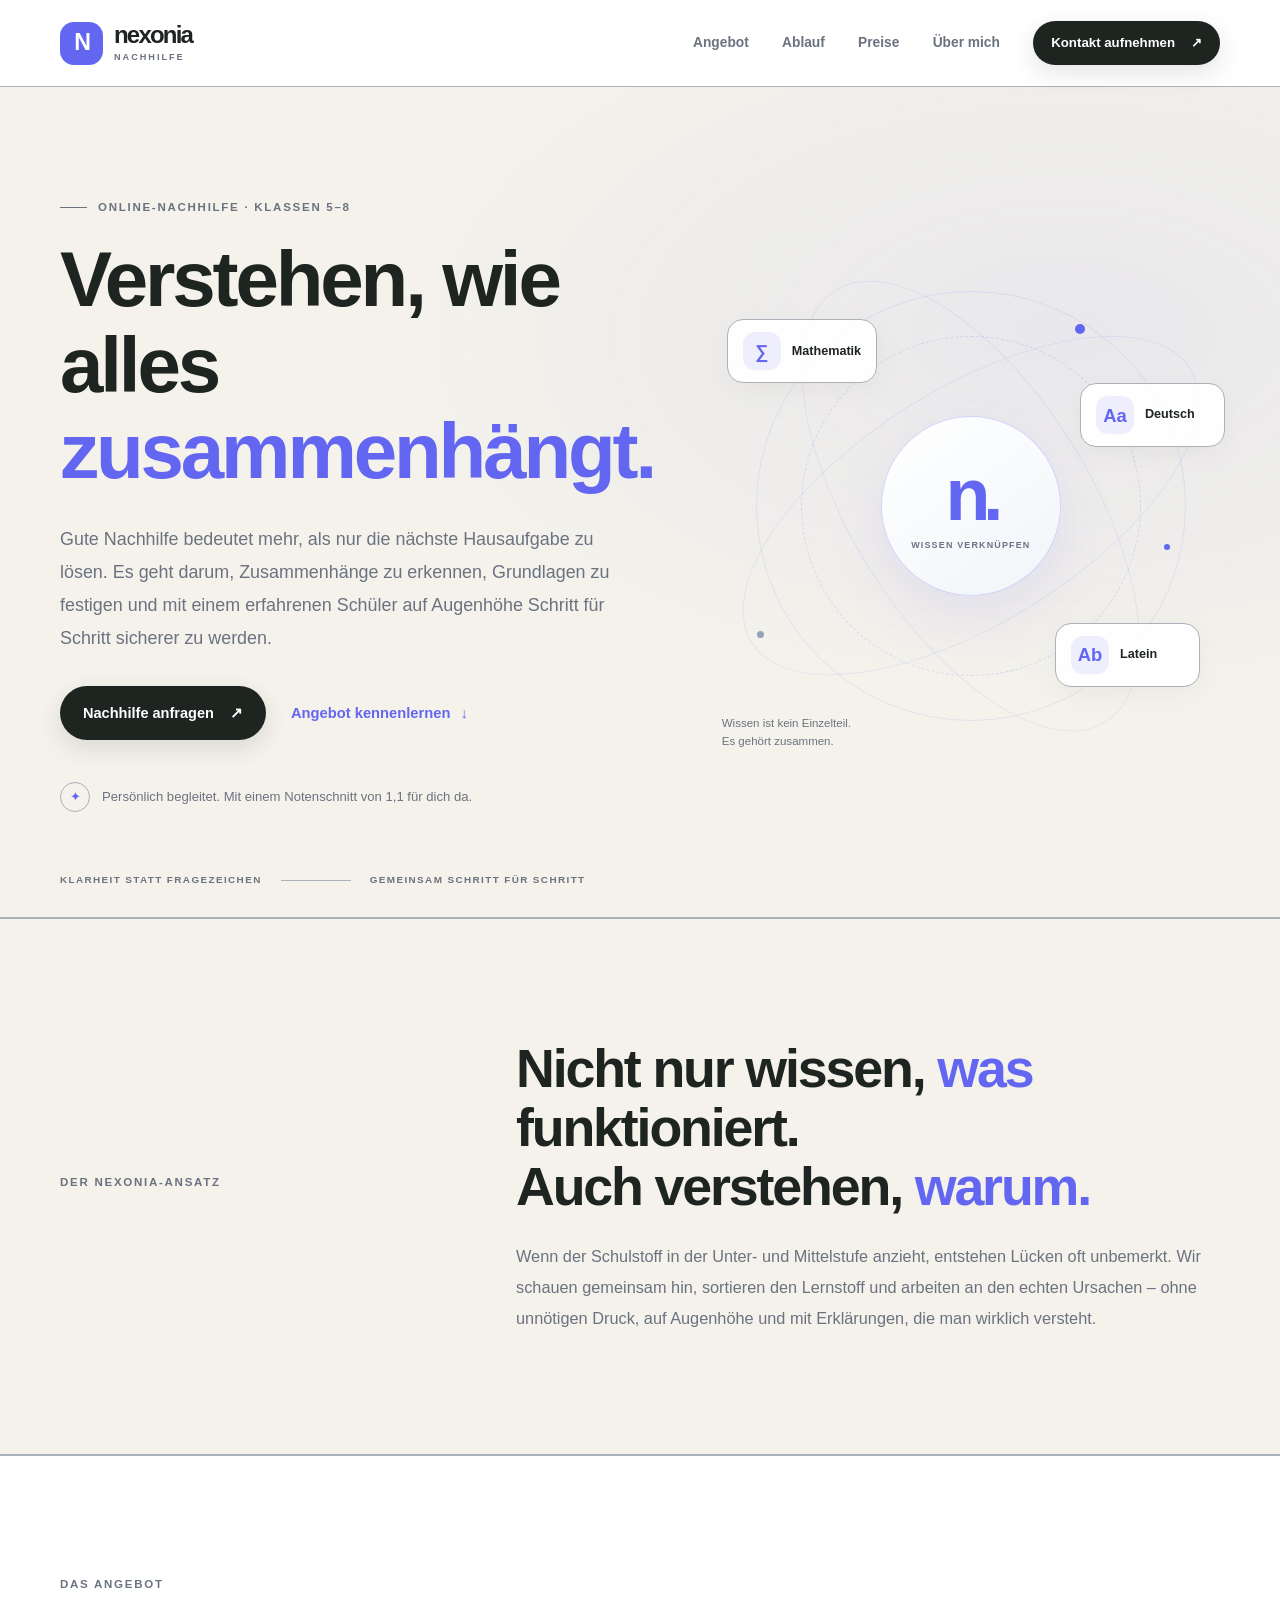
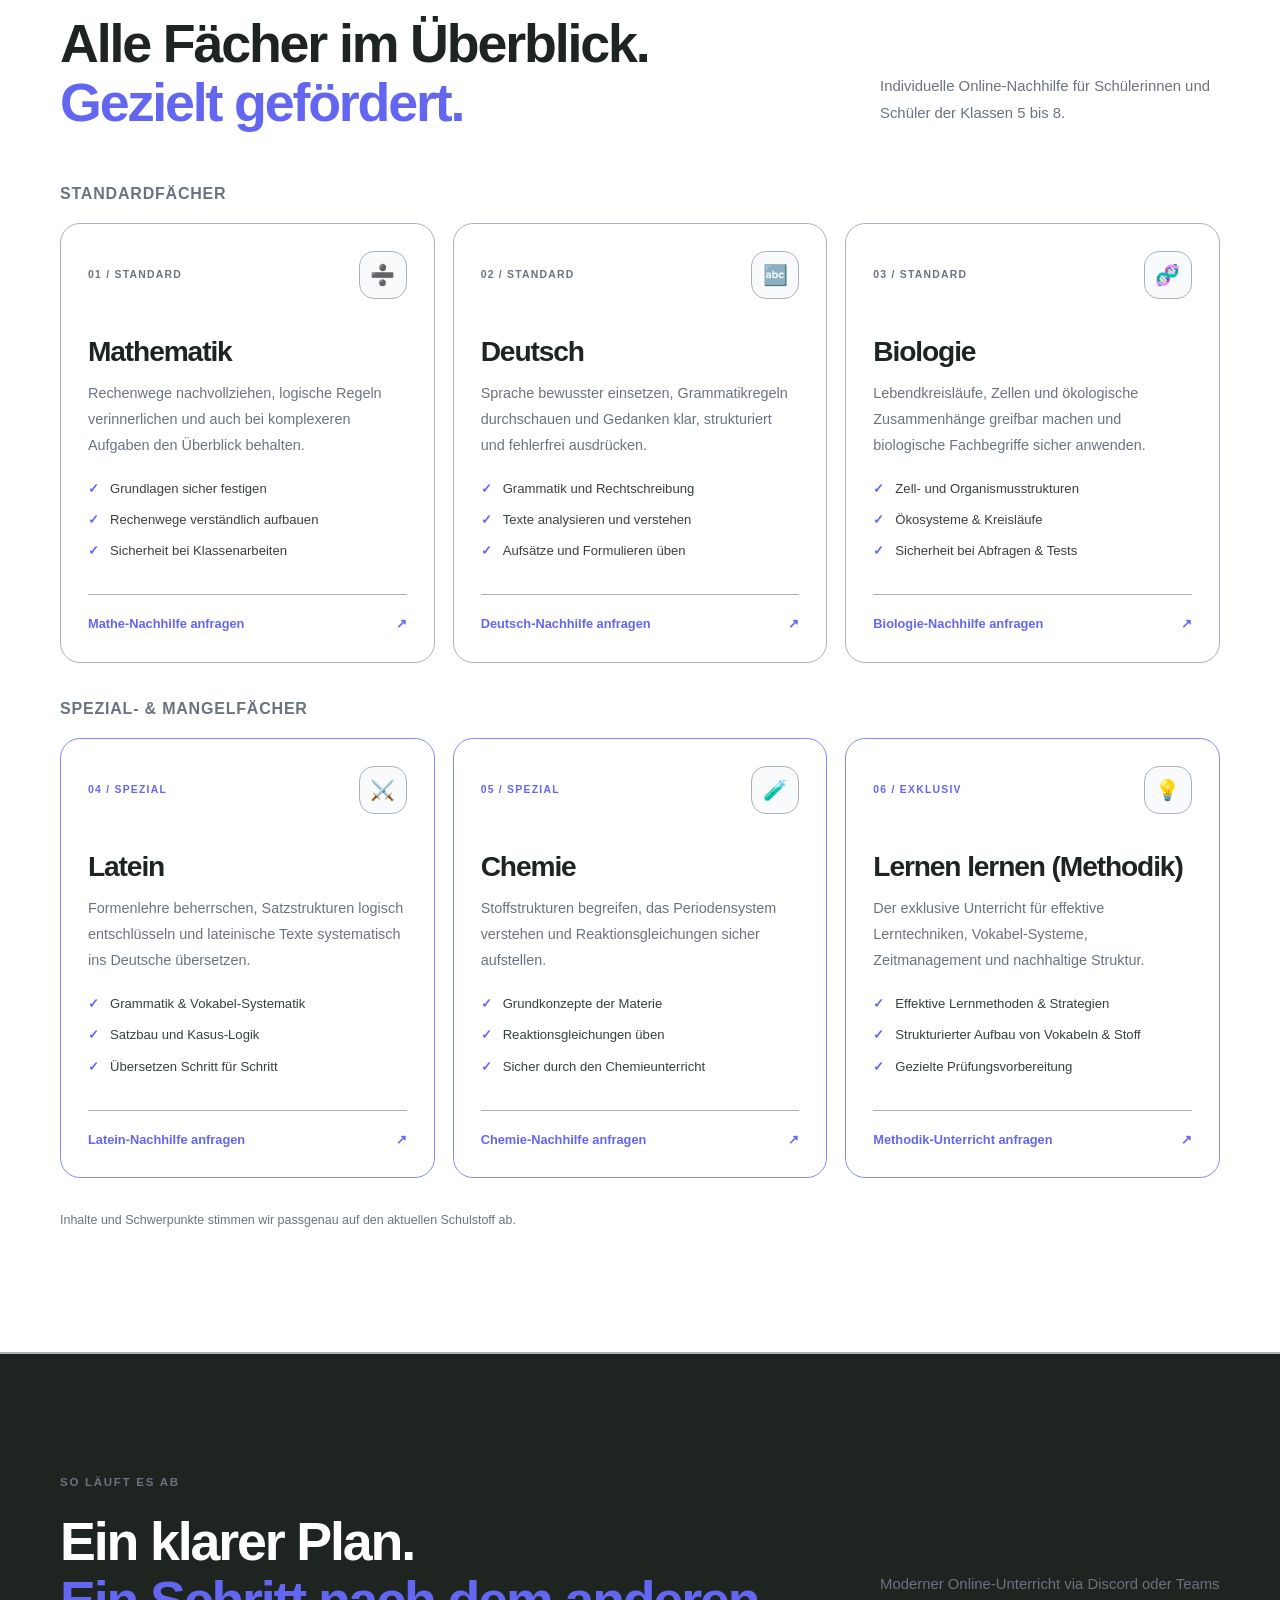
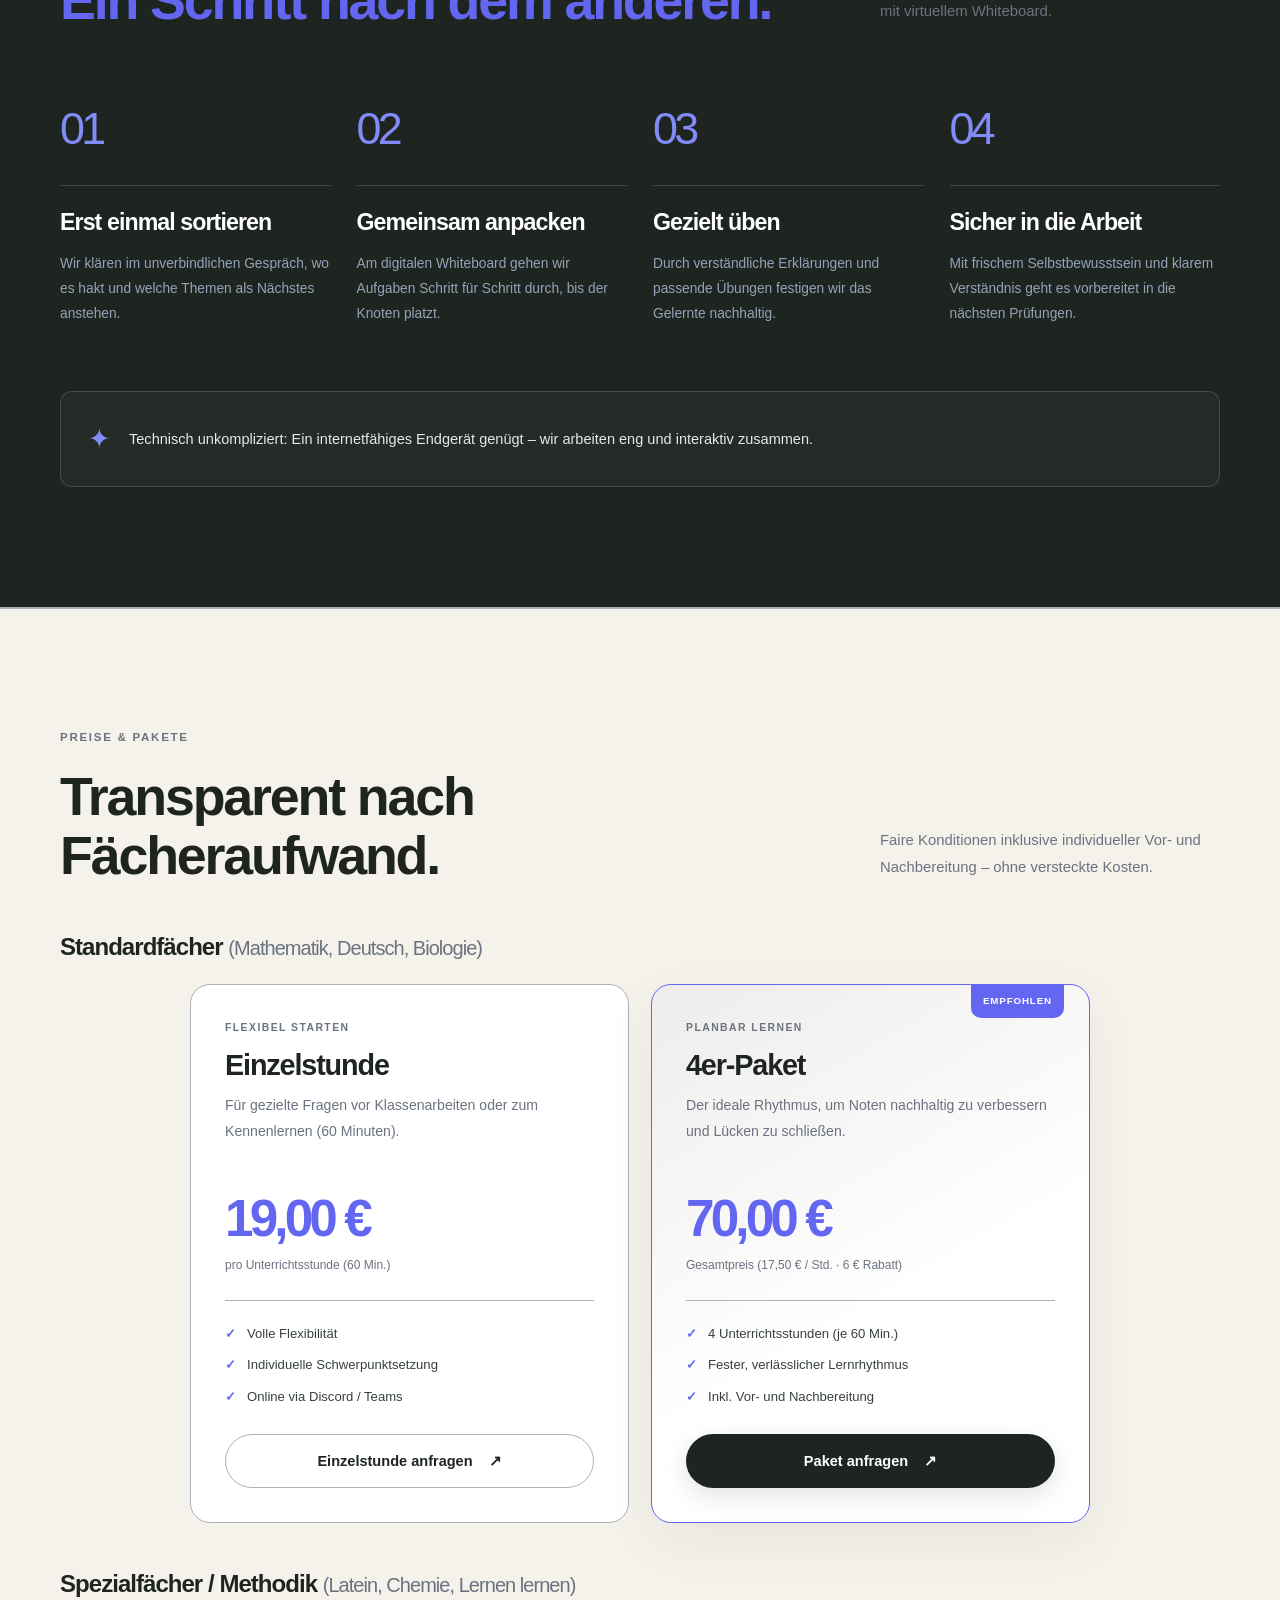
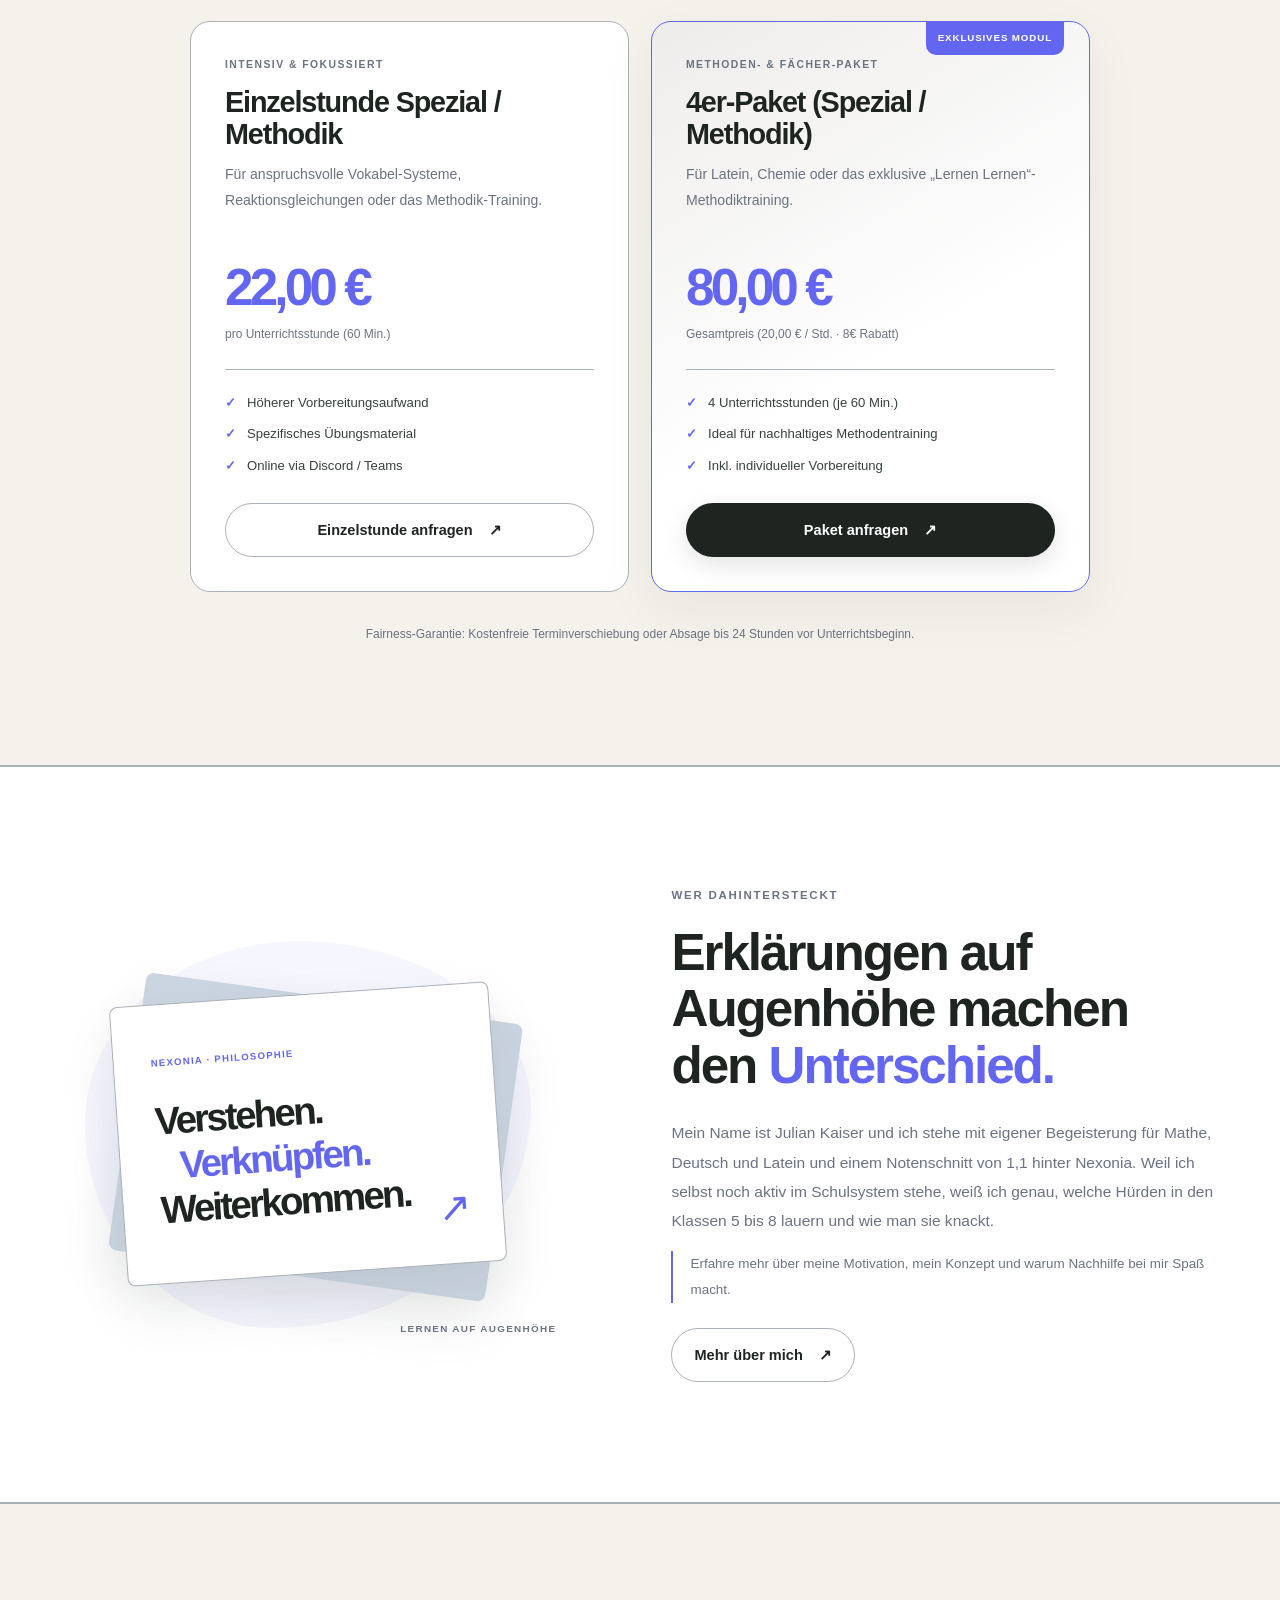
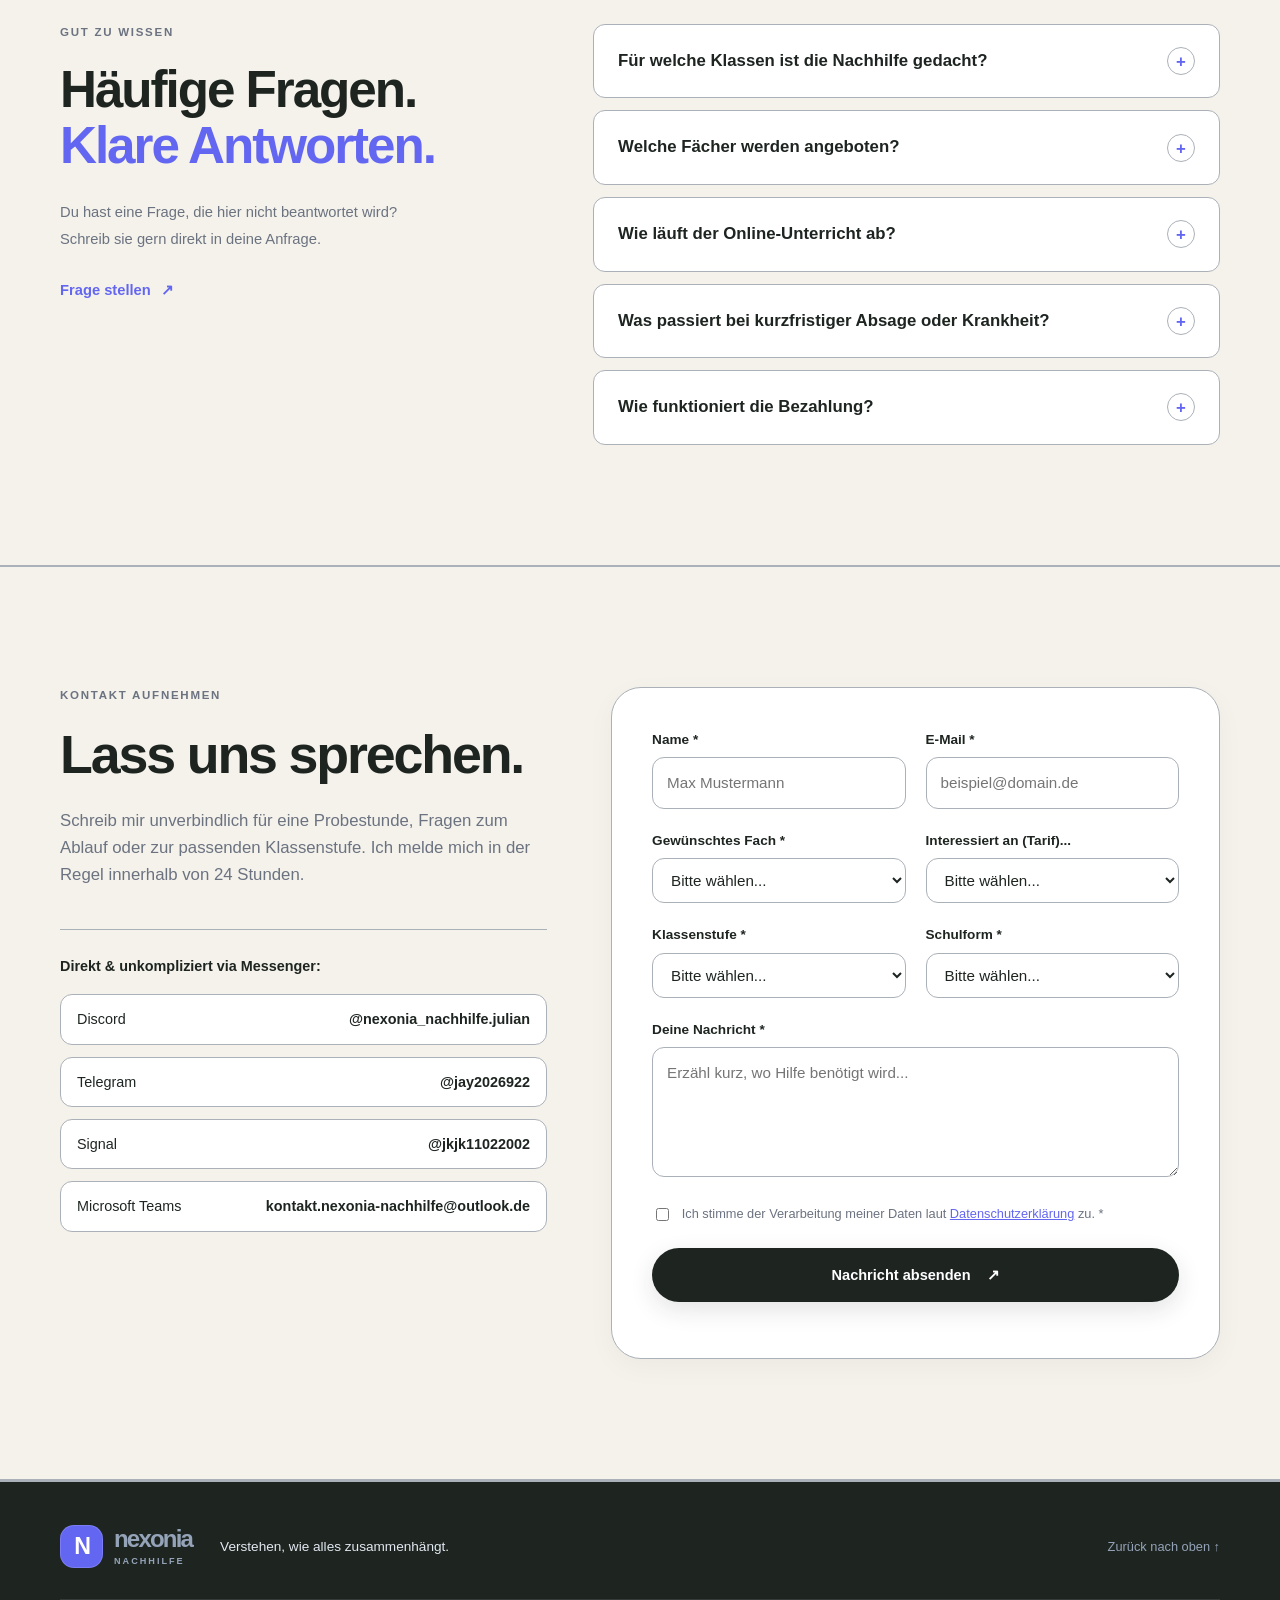
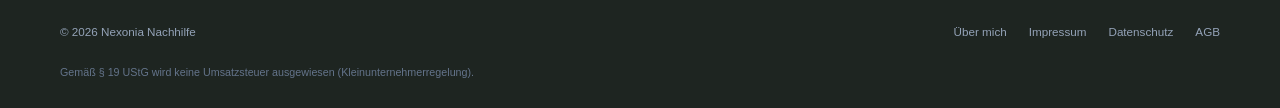
<file: index2.html>
<!DOCTYPE html>
<html lang="de">
<head>
    <meta charset="UTF-8">
    <meta name="viewport" content="width=device-width, initial-scale=1">
    <meta name="description" content="Nexonia Nachhilfe: persönliche Online-Nachhilfe in Mathematik, Deutsch und Latein für die Klassen 5 bis 8. Verständlich erklärt und individuell begleitet.">
    <title>Nexonia Nachhilfe – Verstehen, wie alles zusammenhängt</title>
    <link rel="stylesheet" href="css/style.css">
    <link rel="apple-touch-icon" sizes="180x180" href="assets/apple-touch-icon.png">
    <link rel="icon" type="image/png" sizes="32x32" href="assets/favicon-32x32.png">
    <link rel="icon" type="image/png" sizes="16x16" href="assets/favicon-16x16.png">
    <link rel="icon" type="image/png" sizes="16x16" href="assets/favicon.ico">
    <link rel="manifest" href="assets/site.webmanifest">
    <script src="js/main.js" defer></script>
</head>

<body>
    <a class="skip-link" href="#main">Direkt zum Inhalt</a>

    <header class="site-header" id="top">
        <div class="container header-inner">
            <a class="brand" href="index.html" aria-label="Nexonia Nachhilfe – Startseite">
                <span class="brand-mark" aria-hidden="true">N</span>
                <span class="brand-copy">
                    <span class="brand-name">nexonia</span>
                    <span class="brand-subtitle">NACHHILFE</span>
                </span>
            </a>

            <button class="nav-toggle" type="button" aria-expanded="false" aria-controls="primary-navigation" aria-label="Navigation öffnen">
                <span></span>
                <span></span>
            </button>

            <nav class="primary-navigation" id="primary-navigation" aria-label="Hauptnavigation">
                <a href="#angebot">Angebot</a>
                <a href="#ablauf">Ablauf</a>
                <a href="#preise">Preise</a>
                <a href="ueber-mich.html">Über mich</a>
                <a class="button button-small button-dark" href="#kontakt">Kontakt aufnehmen <span aria-hidden="true">↗</span></a>
            </nav>
        </div>
    </header>

    <main id="main">
        <!-- HERO -->
        <section class="hero section">
            <div class="container hero-grid">
                <div class="hero-copy">
                    <p class="eyebrow"><span class="eyebrow-line"></span> ONLINE-NACHHILFE · KLASSEN 5–8</p>
                    <h1>Verstehen, wie<br>alles <span class="text-accent">zusammenhängt.</span></h1>
                    <p class="hero-description">
                        Gute Nachhilfe bedeutet mehr, als nur die nächste Hausaufgabe zu lösen. 
                        Es geht darum, Zusammenhänge zu erkennen, Grundlagen zu festigen und mit einem 
                        erfahrenen Schüler auf Augenhöhe Schritt für Schritt sicherer zu werden.
                    </p>
                    <div class="hero-actions">
                        <a class="button button-dark" href="#kontakt">Nachhilfe anfragen <span aria-hidden="true">↗</span></a>
                        <a class="text-link" href="#angebot">Angebot kennenlernen <span aria-hidden="true">↓</span></a>
                    </div>
                    <div class="hero-note">
                        <span class="note-icon" aria-hidden="true">✦</span>
                        <p>Persönlich begleitet. Mit einem Notenschnitt von 1,1 für dich da.</p>
                    </div>
                </div>

                <div class="hero-visual" aria-label="Illustration zum Lernen und Verknüpfen von Wissen">
                    <div class="visual-orbit orbit-one"></div>
                    <div class="visual-orbit orbit-two"></div>
                    <div class="visual-center">
                        <span class="visual-symbol" aria-hidden="true">n.</span>
                        <span class="visual-center-label">WISSEN VERKNÜPFEN</span>
                    </div>
                    <div class="concept concept-math">
                        <span class="concept-icon" aria-hidden="true">∑</span>
                        <span class="concept-label">Mathematik</span>
                    </div>
                    <div class="concept concept-german">
                        <span class="concept-icon" aria-hidden="true">Aa</span>
                        <span class="concept-label">Deutsch</span>
                    </div>
                    <div class="concept concept-latin">
                        <span class="concept-icon" aria-hidden="true">Ab</span>
                        <span class="concept-label">Latein</span>
                    </div>
                    <span class="visual-dot dot-one" aria-hidden="true"></span>
                    <span class="visual-dot dot-two" aria-hidden="true"></span>
                    <span class="visual-dot dot-three" aria-hidden="true"></span>
                    <p class="visual-caption">Wissen ist kein Einzelteil.<br>Es gehört zusammen.</p>
                </div>
            </div>
            <div class="container hero-bottom">
                <span>KLARHEIT STATT FRAGEZEICHEN</span>
                <span class="hero-bottom-line" aria-hidden="true"></span>
                <span>GEMEINSAM SCHRITT FÜR SCHRITT</span>
            </div>
        </section>

        <!-- INTRO -->
        <section class="intro section section-light">
            <div class="container intro-grid">
                <p class="eyebrow">DER NEXONIA-ANSATZ</p>
                <div>
                    <h2>Nicht nur wissen, <em>was</em> funktioniert.<br>Auch verstehen, <em>warum.</em></h2>
                    <p class="intro-text">
                        Wenn der Schulstoff in der Unter- und Mittelstufe anzieht, entstehen Lücken oft unbemerkt. 
                        Wir schauen gemeinsam hin, sortieren den Lernstoff und arbeiten an den echten Ursachen – 
                        ohne unnötigen Druck, auf Augenhöhe und mit Erklärungen, die man wirklich versteht.
                    </p>
                </div>
            </div>
        </section>

<!-- SUBJECTS -->
        <section class="subjects section" id="angebot">
            <div class="container">
                <div class="section-heading">
                    <div>
                        <p class="eyebrow">DAS ANGEBOT</p>
                        <h2>Alle Fächer im Überblick.<br><em>Gezielt gefördert.</em></h2>
                    </div>
                    <p class="section-heading-note">Individuelle Online-Nachhilfe für Schülerinnen und Schüler der Klassen 5 bis 8.</p>
                </div>

                <!-- 1. Standardfächer (3 Karten in einer Reihe) -->
                <div style="margin-bottom: 2rem;">
                    <p style="font-size: 1rem; font-weight: 700; color: var(--color-muted); letter-spacing: 0.05em; text-transform: uppercase; margin-bottom: 1rem;">Standardfächer</p>
                    <div class="subject-grid" style="grid-template-columns: repeat(auto-fit, minmax(280px, 1fr));">
                        
                        <!-- Mathematik -->
                        <article class="subject-card subject-math">
                            <div class="subject-card-top">
                                <span class="subject-number">01 / STANDARD</span>
                                <span class="subject-symbol" aria-hidden="true">➗</span>
                            </div>
                            <h3>Mathematik</h3>
                            <p>Rechenwege nachvollziehen, logische Regeln verinnerlichen und auch bei komplexeren Aufgaben den Überblick behalten.</p>
                            <ul>
                                <li>Grundlagen sicher festigen</li>
                                <li>Rechenwege verständlich aufbauen</li>
                                <li>Sicherheit bei Klassenarbeiten</li>
                            </ul>
                            <a class="card-link" href="#kontakt">Mathe-Nachhilfe anfragen <span aria-hidden="true">↗</span></a>
                        </article>

                        <!-- Deutsch -->
                        <article class="subject-card subject-german">
                            <div class="subject-card-top">
                                <span class="subject-number">02 / STANDARD</span>
                                <span class="subject-symbol" aria-hidden="true">🔤</span>
                            </div>
                            <h3>Deutsch</h3>
                            <p>Sprache bewusster einsetzen, Grammatikregeln durchschauen und Gedanken klar, strukturiert und fehlerfrei ausdrücken.</p>
                            <ul>
                                <li>Grammatik und Rechtschreibung</li>
                                <li>Texte analysieren und verstehen</li>
                                <li>Aufsätze und Formulieren üben</li>
                            </ul>
                            <a class="card-link" href="#kontakt">Deutsch-Nachhilfe anfragen <span aria-hidden="true">↗</span></a>
                        </article>

                        <!-- Biologie -->
                        <article class="subject-card subject-biology">
                            <div class="subject-card-top">
                                <span class="subject-number">03 / STANDARD</span>
                                <span class="subject-symbol" aria-hidden="true">🧬</span>
                            </div>
                            <h3>Biologie</h3>
                            <p>Lebendkreisläufe, Zellen und ökologische Zusammenhänge greifbar machen und biologische Fachbegriffe sicher anwenden.</p>
                            <ul>
                                <li>Zell- und Organismusstrukturen</li>
                                <li>Ökosysteme & Kreisläufe</li>
                                <li>Sicherheit bei Abfragen & Tests</li>
                            </ul>
                            <a class="card-link" href="#kontakt">Biologie-Nachhilfe anfragen <span aria-hidden="true">↗</span></a>
                        </article>

                    </div>
                </div>

                <!-- 2. Spezialfächer & Methoden-Paket -->
                <div>
                    <p style="font-size: 1rem; font-weight: 700; color: var(--color-muted); letter-spacing: 0.05em; text-transform: uppercase; margin-bottom: 1rem;">Spezial- & Mangelfächer</p>
                    <div class="subject-grid" style="grid-template-columns: repeat(auto-fit, minmax(280px, 1fr));">
                        
                        <!-- Latein -->
                        <article class="subject-card subject-latin" style="border-color: var(--color-violet-light, #e2d9fc);">
                            <div class="subject-card-top">
                                <span class="subject-number" style="color: var(--color-violet);">04 / SPEZIAL</span>
                                <span class="subject-symbol" aria-hidden="true">⚔️</span>
                            </div>
                            <h3>Latein</h3>
                            <p>Formenlehre beherrschen, Satzstrukturen logisch entschlüsseln und lateinische Texte systematisch ins Deutsche übersetzen.</p>
                            <ul>
                                <li>Grammatik & Vokabel-Systematik</li>
                                <li>Satzbau und Kasus-Logik</li>
                                <li>Übersetzen Schritt für Schritt</li>
                            </ul>
                            <a class="card-link" href="#kontakt">Latein-Nachhilfe anfragen <span aria-hidden="true">↗</span></a>
                        </article>

                        <!-- Chemie -->
                        <article class="subject-card subject-chemistry" style="border-color: var(--color-violet-light, #e2d9fc);">
                            <div class="subject-card-top">
                                <span class="subject-number" style="color: var(--color-violet);">05 / SPEZIAL</span>
                                <span class="subject-symbol" aria-hidden="true">🧪</span>
                            </div>
                            <h3>Chemie</h3>
                            <p>Stoffstrukturen begreifen, das Periodensystem verstehen und Reaktionsgleichungen sicher aufstellen.</p>
                            <ul>
                                <li>Grundkonzepte der Materie</li>
                                <li>Reaktionsgleichungen üben</li>
                                <li>Sicher durch den Chemieunterricht</li>
                            </ul>
                            <a class="card-link" href="#kontakt">Chemie-Nachhilfe anfragen <span aria-hidden="true">↗</span></a>
                        </article>

                        <!-- Lernen Lernen / Methodik -->
                        <article class="subject-card subject-method" style="border-color: var(--color-violet-light, #e2d9fc);">
                            <div class="subject-card-top">
                                <span class="subject-number" style="color: var(--color-violet);">06 / EXKLUSIV</span>
                                <span class="subject-symbol" aria-hidden="true">💡</span>
                            </div>
                            <h3>Lernen lernen (Methodik)</h3>
                            <p>Der exklusive Unterricht für effektive Lerntechniken, Vokabel-Systeme, Zeitmanagement und nachhaltige Struktur.</p>
                            <ul>
                                <li>Effektive Lernmethoden & Strategien</li>
                                <li>Strukturierter Aufbau von Vokabeln & Stoff</li>
                                <li>Gezielte Prüfungsvorbereitung</li>
                            </ul>
                            <a class="card-link" href="#kontakt">Methodik-Unterricht anfragen <span aria-hidden="true">↗</span></a>
                        </article>

                    </div>
                </div>

                <p class="section-footnote" style="margin-top: 2rem;">Inhalte und Schwerpunkte stimmen wir passgenau auf den aktuellen Schulstoff ab.</p>
            </div>
        </section>

        <!-- APPROACH -->
        <section class="approach section section-dark" id="ablauf">
            <div class="container">
                <div class="section-heading section-heading-dark">
                    <div>
                        <p class="eyebrow">SO LÄUFT ES AB</p>
                        <h2>Ein klarer Plan.<br><em>Ein Schritt nach dem anderen.</em></h2>
                    </div>
                    <p class="section-heading-note">Moderner Online-Unterricht via Discord oder Teams mit virtuellem Whiteboard.</p>
                </div>

                <div class="steps-grid">
                    <article class="step-card">
                        <span class="step-number">01</span>
                        <div class="step-rule"></div>
                        <h3>Erst einmal sortieren</h3>
                        <p>Wir klären im unverbindlichen Gespräch, wo es hakt und welche Themen als Nächstes anstehen.</p>
                    </article>
                    <article class="step-card">
                        <span class="step-number">02</span>
                        <div class="step-rule"></div>
                        <h3>Gemeinsam anpacken</h3>
                        <p>Am digitalen Whiteboard gehen wir Aufgaben Schritt für Schritt durch, bis der Knoten platzt.</p>
                    </article>
                    <article class="step-card">
                        <span class="step-number">03</span>
                        <div class="step-rule"></div>
                        <h3>Gezielt üben</h3>
                        <p>Durch verständliche Erklärungen und passende Übungen festigen wir das Gelernte nachhaltig.</p>
                    </article>
                    <article class="step-card">
                        <span class="step-number">04</span>
                        <div class="step-rule"></div>
                        <h3>Sicher in die Arbeit</h3>
                        <p>Mit frischem Selbstbewusstsein und klarem Verständnis geht es vorbereitet in die nächsten Prüfungen.</p>
                    </article>
                </div>

                <div class="approach-bottom">
                    <span class="approach-star" aria-hidden="true">✦</span>
                    <p>Technisch unkompliziert: Ein internetfähiges Endgerät genügt – wir arbeiten eng und interaktiv zusammen.</p>
                </div>
            </div>
        </section>

<!-- PRICING -->
        <section class="pricing section section-light" id="preise">
            <div class="container">
                <div class="section-heading">
                    <div>
                        <p class="eyebrow">PREISE & PAKETE</p>
                        <h2>Transparent nach Fächeraufwand.</h2>
                    </div>
                    <p class="section-heading-note">Faire Konditionen inklusive individueller Vor- und Nachbereitung – ohne versteckte Kosten.</p>
                </div>

                <!-- 1. STANDARDFACH-BEREICH -->
                <div class="pricing-category-title" style="margin-bottom: 1.5rem;">
                    <h3 style="font-size: 1.5rem; color: var(--color-ink);">Standardfächer <span style="font-weight: 400; font-size: 1.25rem; color: var(--color-muted);">(Mathematik, Deutsch, Biologie)</span></h3>
                </div>

                <div class="pricing-grid" style="margin-bottom: 3rem;">
                    <!-- Einzelstunde Standard -->
                    <article class="price-card">
                        <p class="price-label">FLEXIBEL STARTEN</p>
                        <h3>Einzelstunde</h3>
                        <p class="price-description">Für gezielte Fragen vor Klassenarbeiten oder zum Kennenlernen (60 Minuten).</p>
                        <div class="price-amount"><span>19,00 €</span></div>
                        <p class="price-unit">pro Unterrichtsstunde (60 Min.)</p>
                        <ul class="price-features">
                            <li>Volle Flexibilität</li>
                            <li>Individuelle Schwerpunktsetzung</li>
                            <li>Online via Discord / Teams</li>
                        </ul>
                        <a class="button button-outline" href="#kontakt">Einzelstunde anfragen <span aria-hidden="true">↗</span></a>
                    </article>

                    <!-- 4er-Block Standard -->
                    <article class="price-card price-card-featured">
                        <span class="price-badge">EMPFOHLEN</span>
                        <p class="price-label">PLANBAR LERNEN</p>
                        <h3>4er-Paket</h3>
                        <p class="price-description">Der ideale Rhythmus, um Noten nachhaltig zu verbessern und Lücken zu schließen.</p>
                        <div class="price-amount"><span>70,00 €</span></div>
                        <p class="price-unit">Gesamtpreis (17,50 € / Std. · 6 € Rabatt)</p>
                        <ul class="price-features">
                            <li>4 Unterrichtsstunden (je 60 Min.)</li>
                            <li>Fester, verlässlicher Lernrhythmus</li>
                            <li>Inkl. Vor- und Nachbereitung</li>
                        </ul>
                        <a class="button button-dark" href="#kontakt">Paket anfragen <span aria-hidden="true">↗</span></a>
                    </article>
                </div>

                <!-- 2. SPEZIALFACH-BEREICH -->
                <div class="pricing-category-title" style="margin-bottom: 1.5rem;">
                    <h3 style="font-size: 1.5rem; color: var(--color-ink);">Spezialfächer / Methodik <span style="font-weight: 400; font-size: 1.25rem; color: var(--color-muted);">(Latein, Chemie, Lernen lernen)</span></h3>
                </div>

                <div class="pricing-grid">
                    <!-- Einzelstunde Spezial -->
                    <article class="price-card">
                        <p class="price-label">INTENSIV & FOKUSSIERT</p>
                        <h3>Einzelstunde Spezial / Methodik</h3>
                        <p class="price-description">Für anspruchsvolle Vokabel-Systeme, Reaktionsgleichungen oder das Methodik-Training.</p>
                        <div class="price-amount"><span>22,00 €</span></div>
                        <p class="price-unit">pro Unterrichtsstunde (60 Min.)</p>
                        <ul class="price-features">
                            <li>Höherer Vorbereitungsaufwand</li>
                            <li>Spezifisches Übungsmaterial</li>
                            <li>Online via Discord / Teams</li>
                        </ul>
                        <a class="button button-outline" href="#kontakt">Einzelstunde anfragen <span aria-hidden="true">↗</span></a>
                    </article>

                    <!-- 4er-Block Spezial / Methodik -->
                    <article class="price-card price-card-featured">
                        <span class="price-badge">EXKLUSIVES MODUL</span>
                        <p class="price-label">METHODEN- & FÄCHER-PAKET</p>
                        <h3>4er-Paket (Spezial / Methodik)</h3>
                        <p class="price-description">Für Latein, Chemie oder das exklusive „Lernen Lernen“-Methodiktraining.</p>
                        <div class="price-amount"><span>80,00 €</span></div>
                        <p class="price-unit">Gesamtpreis (20,00 € / Std. · 8€ Rabatt)</p>
                        <ul class="price-features">
                            <li>4 Unterrichtsstunden (je 60 Min.)</li>
                            <li>Ideal für nachhaltiges Methodentraining</li>
                            <li>Inkl. individueller Vorbereitung</li>
                        </ul>
                        <a class="button button-dark" href="#kontakt">Paket anfragen <span aria-hidden="true">↗</span></a>
                    </article>
                </div>

                <p class="pricing-note" style="margin-top: 2rem;">Fairness-Garantie: Kostenfreie Terminverschiebung oder Absage bis 24 Stunden vor Unterrichtsbeginn.</p>
            </div>
        </section>

        <!-- ABOUT TEASER -->
        <section class="about-teaser section">
            <div class="container about-grid">
                <div class="about-art" aria-hidden="true">
                    <div class="about-art-paper paper-back"></div>
                    <div class="about-art-paper paper-front">
                        <span class="paper-small">NEXONIA · PHILOSOPHIE</span>
                        <span class="paper-large">Verstehen.</span>
                        <span class="paper-large paper-indent">Verknüpfen.</span>
                        <span class="paper-large">Weiterkommen.</span>
                        <span class="paper-scribble">↗</span>
                    </div>
                    <span class="about-art-caption">LERNEN AUF AUGENHÖHE</span>
                </div>
                <div class="about-copy">
                    <p class="eyebrow">WER DAHINTERSTECKT</p>
                    <h2>Erklärungen auf Augenhöhe machen den <em>Unterschied.</em></h2>
                    <p>
                        Mein Name ist Julian Kaiser und ich stehe mit eigener Begeisterung für Mathe, Deutsch und Latein
                        und einem Notenschnitt von 1,1 hinter Nexonia. Weil ich selbst noch aktiv im Schulsystem stehe, weiß ich genau, 
                        welche Hürden in den Klassen 5 bis 8 lauern und wie man sie knackt.
                    </p>
                    <p class="about-placeholder-note">
                        Erfahre mehr über meine Motivation, mein Konzept und warum Nachhilfe bei mir Spaß macht.
                    </p>
                    <a class="button button-outline" href="ueber-mich.html">Mehr über mich <span aria-hidden="true">↗</span></a>
                </div>
            </div>
        </section>

        <!-- FAQ -->
        <section class="faq section section-light" id="faq">
            <div class="container faq-grid">
                <div class="faq-intro">
                    <p class="eyebrow">GUT ZU WISSEN</p>
                    <h2>Häufige Fragen.<br><em>Klare Antworten.</em></h2>
                    <p>Du hast eine Frage, die hier nicht beantwortet wird? Schreib sie gern direkt in deine Anfrage.</p>
                    <a class="text-link" href="#kontakt">Frage stellen <span aria-hidden="true">↗</span></a>
                </div>

                <div class="faq-list">
                    <div class="faq-item">
                        <button class="faq-question" type="button">
                            <span>Für welche Klassen ist die Nachhilfe gedacht?</span>
                            <span class="faq-plus">+</span>
                        </button>
                        <div class="faq-answer">
                            <p>Das Angebot richtet sich gezielt an Schülerinnen und Schüler der Klassenstufen 5 bis 8.</p>
                        </div>
                    </div>

                    <div class="faq-item">
                        <button class="faq-question" type="button">
                            <span>Welche Fächer werden angeboten?</span>
                            <span class="faq-plus">+</span>
                        </button>
                        <div class="faq-answer">
                            <p>Mathematik, Deutsch und Biologie als Standardfächer sowie Latein, Chemie und Lernen lernen als Spezialfächer. 
                               Die Inhalte werden jeweils an den individuellen Bedarf angepasst.</p>
                        </div>
                    </div>

                    <div class="faq-item">
                        <button class="faq-question" type="button">
                            <span>Wie läuft der Online-Unterricht ab?</span>
                            <span class="faq-plus">+</span>
                        </button>
                        <div class="faq-answer">
                            <p>Wir treffen uns digital (z. B. über Discord, Google Zoom oder Microsoft Teams) und arbeiten mit einem gemeinsamen digitalen Whiteboard, auf dem in Echtzeit mitgeschrieben und erklärt wird.</p>
                        </div>
                    </div>

                    <div class="faq-item">
                        <button class="faq-question" type="button">
                            <span>Was passiert bei kurzfristiger Absage oder Krankheit?</span>
                            <span class="faq-plus">+</span>
                        </button>
                        <div class="faq-answer">
                            <p>Termine können bis zu 24 Stunden vorher kostenfrei abgesagt oder verschoben werden. Bei späterer Absage muss die Stunde leider berechnet werden.
                                Weitere Informationen zu den Stornierungsbedingungen sind in den AGB nachlesbar.</p>
                        </div>
                    </div>

                    <div class="faq-item">
                        <button class="faq-question" type="button">
                            <span>Wie funktioniert die Bezahlung?</span>
                            <span class="faq-plus">+</span>
                        </button>
                        <div class="faq-answer">
                            <p>Die Abrechnung erfolgt bequem per Vorkasse (Einzelstunde oder 4er-Block) vor Beginn der Unterrichtseinheit per Überweisung.
                               Wichtig dabei ist, dass die Zahlung vor Beginn der ersten Unterrichtsstunde eingegangen ist. Weitere Informationen zu den Zahlungsbedingungen sind in den AGB nachlesbar.
                            </p>
                        </div>
                    </div>
                </div>
            </div>
        </section>

<!-- KONTAKT -->
        <section class="section section-light" id="kontakt">
            <div class="container">
                <div class="contact-grid">
                    
                    <!-- Linke Spalte: Text & Messenger -->
                    <div class="contact-info">
                        <p class="eyebrow">KONTAKT AUFNEHMEN</p>
                        <h2>Lass uns sprechen.</h2>
                        <p class="contact-description">
                            Schreib mir unverbindlich für eine Probestunde, Fragen zum Ablauf oder zur passenden Klassenstufe. Ich melde mich in der Regel innerhalb von 24 Stunden.
                        </p>

                        <div class="contact-messengers">
                            <p class="messenger-title">Direkt & unkompliziert via Messenger:</p>
                            <div class="messenger-links">
                                <a target="_blank" rel="noopener" class="messenger-link">
                                    <span>Discord</span> <strong>@nexonia_nachhilfe.julian</strong>
                                </a>
                                <a target="_blank" rel="noopener" class="messenger-link">
                                    <span>Telegram</span> <strong>@jay2026922</strong>
                                </a>
                                <a target="_blank" rel="noopener" class="messenger-link">
                                    <span>Signal</span> <strong>@jkjk11022002</strong>
                                </a>
                                <a target="_blank" rel="noopener" class="messenger-link">
                                    <span>Microsoft Teams</span> <strong>kontakt.nexonia-nachhilfe@outlook.de</strong>
                                </a>
                            </div>
                        </div>
                    </div>

                    <!-- Rechte Spalte: Formular -->
                    <div class="contact-card card">
                        <form action="https://api.web3forms.com/submit" method="POST" id="web3forms-form">
                            
                            <!-- Web3Forms Key -->
                            <input type="hidden" name="access_key" value="cddaabb9-29fd-4a46-ab97-5ea2914088ac">
                            <input type="hidden" name="subject" value="Neue Anfrage zu Nachhilfe">
                            <input type="checkbox" name="botcheck" class="hidden" style="display: none;">

                            <div class="form-row">
                                <div class="form-group">
                                    <label for="name">Name *</label>
                                    <input type="text" id="name" name="name" required placeholder="Max Mustermann">
                                </div>
                                <div class="form-group">
                                    <label for="email">E-Mail *</label>
                                    <input type="email" id="email" name="email" required placeholder="beispiel@domain.de">
                                </div>
                            </div>

                            <div class="form-row">
                                <div class="form-group">
                                    <label for="fach">Gewünschtes Fach *</label>
                                    <select id="fach" name="fach" required>
                                        <option value="" disabled selected>Bitte wählen...</option>
                                        <option value="Mathematik">Mathematik</option>
                                        <option value="Deutsch">Deutsch</option>
                                        <option value="Latein">Latein</option>
                                        <option value="Physik">Biologie</option>
                                        <option value="Chemie">Chemie</option>
                                        <option value="Lernen Lernen (Methodik)">Lernen Lernen (Methodik)</option>
                                        <option value="Mehrere Fächer / Unsicher">Mehrere Fächer / Unsicher</option>
                                    </select>
                                </div>
                                <div class="form-group">
                                    <label for="tarif">Interessiert an (Tarif)...</label>
                                    <select id="tarif" name="tarif">
                                        <option value="" disabled selected>Bitte wählen...</option>
                                        <option value="Einzelstunde">Einzelstunde</option>
                                        <option value="4er-Paket">4er-Paket</option>
                                        <option value="Unsicher">Unsicher</option>
                                    </select>
                                </div>
                            </div>

                            <div class="form-row">
                                <div class="form-group">
                                    <label for="klasse">Klassenstufe *</label>
                                    <select id="klasse" name="klasse" required>
                                        <option value="" disabled selected>Bitte wählen...</option>
                                        <option value="Klasse 5">Klasse 5</option>
                                        <option value="Klasse 6">Klasse 6</option>
                                        <option value="Klasse 7">Klasse 7</option>
                                        <option value="Klasse 8">Klasse 8</option>
                                    </select>
                                </div>
                                <div class="form-group">
                                    <label for="schulform">Schulform *</label>
                                    <select id="schulform" name="schulform" required>
                                        <option value="" disabled selected>Bitte wählen...</option>
                                        <option value="Gymnasium">Gymnasium</option>
                                        <option value="Realschule">Realschule</option>
                                        <option value="Hauptschule">Hauptschule</option>
                                        <option value="Gesamtschule">Gesamtschule</option>
                                        <option value="Andere Schulform">Andere Schulform</option>
                                    </select>
                                </div>
                            </div>

                            <div class="form-group">
                                <label for="message">Deine Nachricht *</label>
                                <textarea id="message" name="message" rows="4" required placeholder="Erzähl kurz, wo Hilfe benötigt wird..."></textarea>
                            </div>

                            <div class="form-checkbox">
                                <input type="checkbox" id="dsgvo" name="dsgvo" required>
                                <label for="dsgvo">
                                    Ich stimme der Verarbeitung meiner Daten laut <a href="datenschutz.html">Datenschutzerklärung</a> zu. *
                                </label>
                            </div>

                            <button type="submit" class="button button-dark button-full" id="submit-btn">
                                Nachricht absenden <span aria-hidden="true">↗</span>
                            </button>

                            <div id="form-result" class="form-result"></div>
                        </form>
                    </div>

                </div>
            </div>
        </section>
    </main>

    <!-- FOOTER -->
    <footer class="site-footer">
        <div class="container">
            <div class="footer-main">
                <a class="brand brand-footer" href="index.html" aria-label="Nexonia Nachhilfe – Startseite">
                    <span class="brand-mark" aria-hidden="true">N</span>
                    <span class="brand-copy">
                        <span class="brand-name">nexonia</span>
                        <span class="brand-subtitle">NACHHILFE</span>
                    </span>
                </a>
                <p class="footer-tagline">Verstehen, wie alles zusammenhängt.</p>
                <a class="footer-top-link" href="#top">Zurück nach oben ↑</a>
            </div>
            <div class="footer-bottom">
                <span>© <span id="current-year">2026</span> Nexonia Nachhilfe</span>
                <nav class="footer-legal" aria-label="Rechtliche Informationen">
                    <a href="ueber-mich.html">Über mich</a>
                    <a href="impressum.html">Impressum</a>
                    <a href="datenschutz.html">Datenschutz</a>
                    <a href="agb.html">AGB</a>
                </nav>
            </div>
            <p class="footer-note">Gemäß § 19 UStG wird keine Umsatzsteuer ausgewiesen (Kleinunternehmerregelung).</p>
        </div>
    </footer>
</body>
</html>
</file>
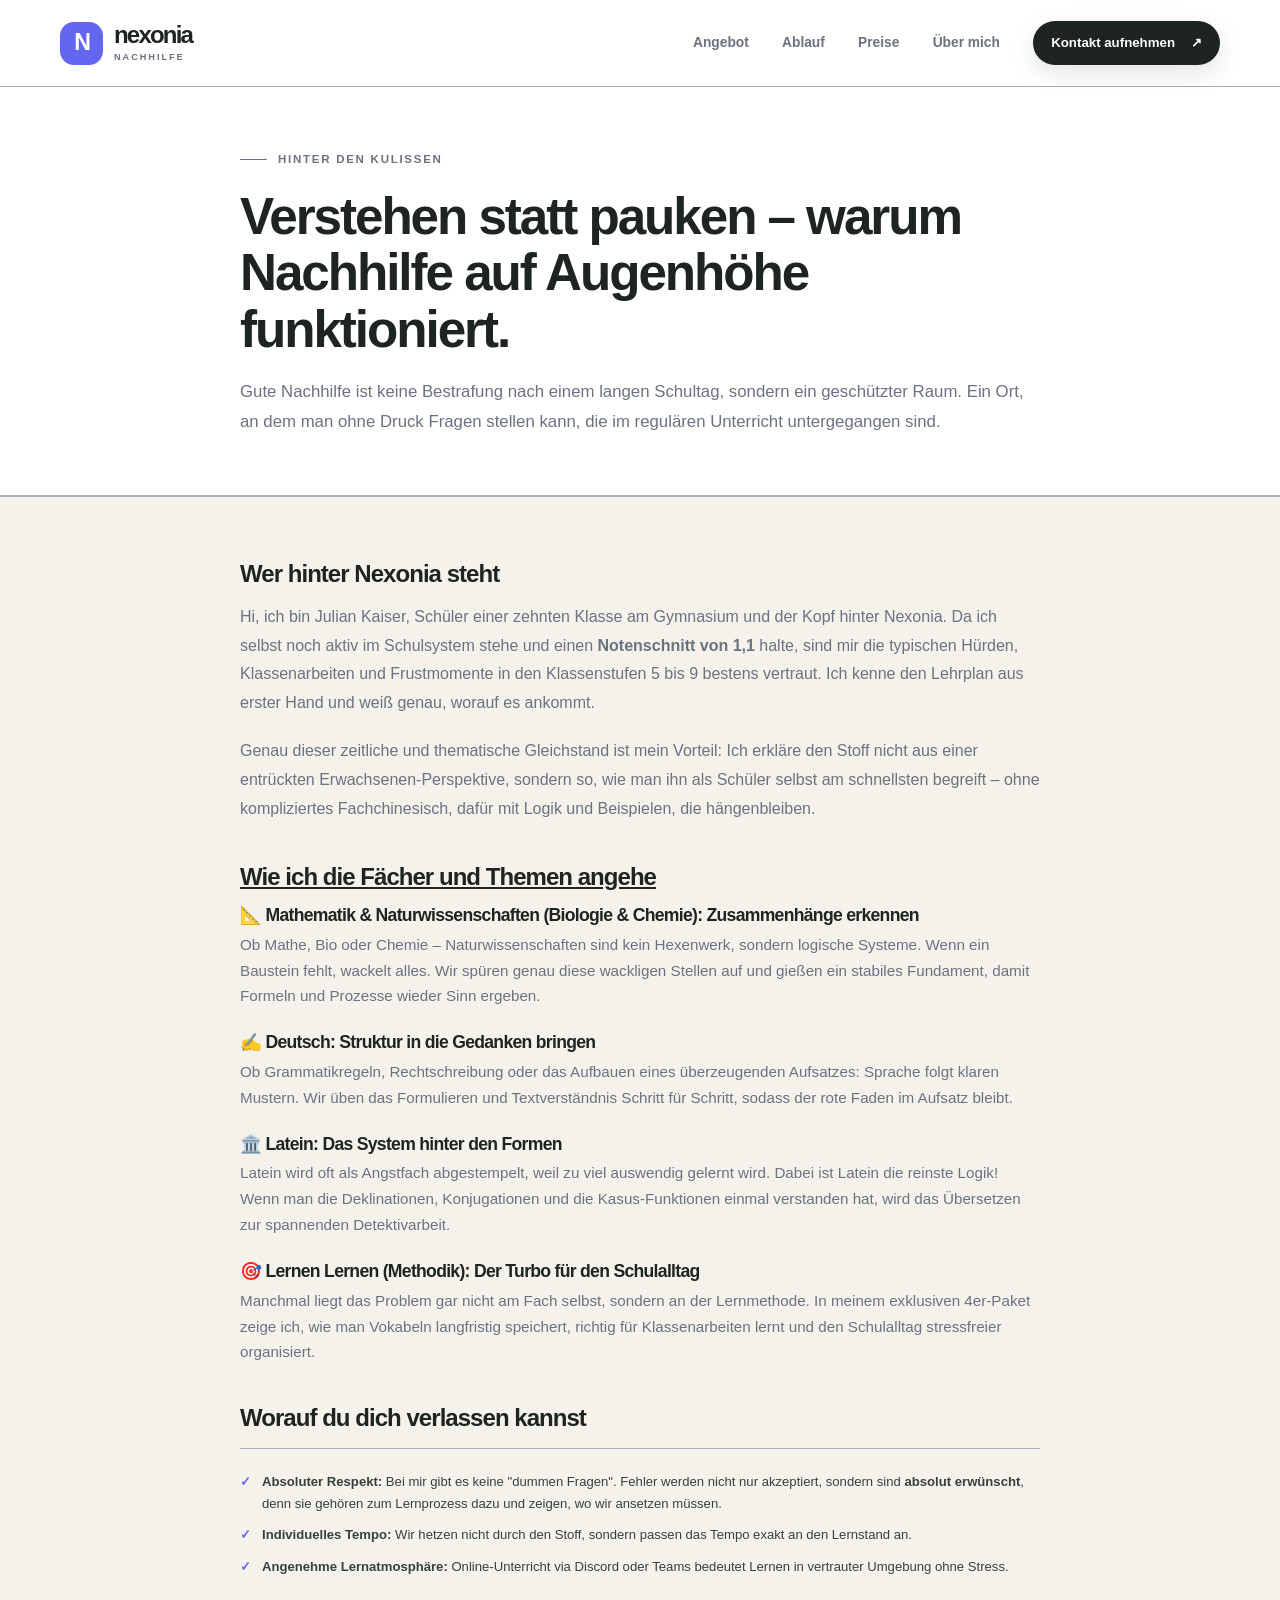
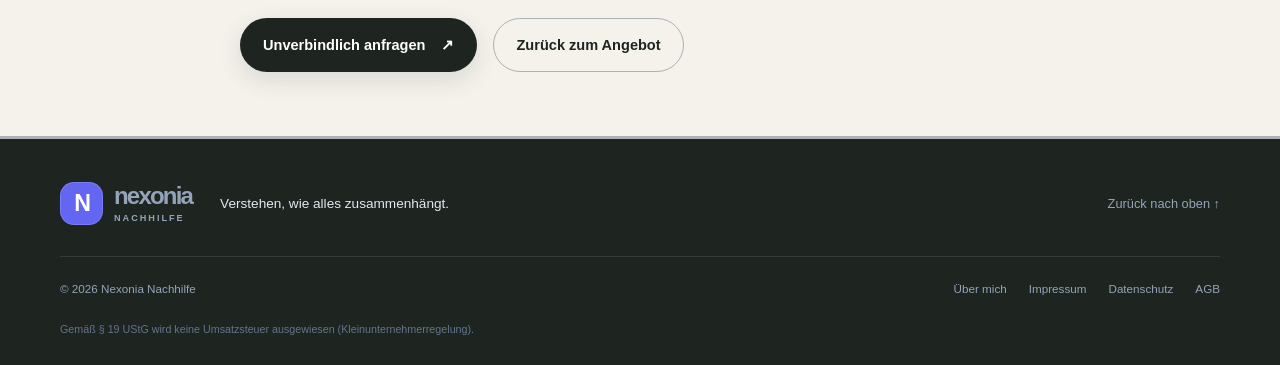
<file: ueber-mich.html>
<!DOCTYPE html>
<html lang="de">
<head>
    <meta charset="UTF-8">
    <meta name="viewport" content="width=device-width, initial-scale=1">
    <meta name="description" content="Über mich – Nexonia Nachhilfe: Erfahre mehr über meine Motivation, meinen Ansatz und warum Online-Nachhilfe auf Augenhöhe funktioniert.">
    <title>Über mich – Nexonia Nachhilfe</title>
    <link rel="stylesheet" href="css/style.css">
    <link rel="apple-touch-icon" sizes="180x180" href="assets/apple-touch-icon.png">
    <link rel="icon" type="image/png" sizes="32x32" href="assets/favicon-32x32.png">
    <link rel="icon" type="image/png" sizes="16x16" href="assets/favicon-16x16.png">
    <link rel="icon" type="image/png" sizes="16x16" href="assets/favicon.ico">
    <link rel="manifest" href="assets/site.webmanifest">
    <script src="js/main.js" defer></script>
</head>

<body>
    <a class="skip-link" href="#main">Direkt zum Inhalt</a>

    <!-- Header -->
    <header class="site-header" id="top">
        <div class="container header-inner">
            <a class="brand" href="index.html" aria-label="Nexonia Nachhilfe – Startseite">
                <span class="brand-mark" aria-hidden="true">N</span>
                <span class="brand-copy">
                    <span class="brand-name">nexonia</span>
                    <span class="brand-subtitle">NACHHILFE</span>
                </span>
            </a>

            <button class="nav-toggle" type="button" aria-expanded="false" aria-controls="primary-navigation" aria-label="Navigation öffnen">
                <span></span>
                <span></span>
            </button>

            <nav class="primary-navigation" id="primary-navigation" aria-label="Hauptnavigation">
                <a href="index.html#angebot">Angebot</a>
                <a href="index.html#ablauf">Ablauf</a>
                <a href="index.html#preise">Preise</a>
                <a href="ueber-mich.html" class="active">Über mich</a>
                <a class="button button-small button-dark" href="index.html#kontakt">Kontakt aufnehmen <span aria-hidden="true">↗</span></a>
            </nav>
        </div>
    </header>

    <main id="main">
        <!-- ABOUT HERO -->
        <section class="section" style="padding-top: 4rem; padding-bottom: 2.5rem;">
            <div class="container" style="max-width: 800px;">
                <p class="eyebrow"><span class="eyebrow-line"></span> HINTER DEN KULISSEN</p>
                <h1 style="font-size: clamp(2.2rem, 4vw, 3.2rem); margin-bottom: 1.2rem;">Verstehen statt pauken – warum Nachhilfe auf Augenhöhe funktioniert.</h1>
                <p style="color: var(--color-muted); font-size: 1.05rem; line-height: 1.8;">
                    Gute Nachhilfe ist keine Bestrafung nach einem langen Schultag, sondern ein geschützter Raum. 
                    Ein Ort, an dem man ohne Druck Fragen stellen kann, die im regulären Unterricht untergegangen sind.
                </p>
            </div>
        </section>

        <!-- MAIN CONTENT CONTAINER -->
        <section class="section section-light" style="padding: 4rem 0;">
            <div class="container" style="max-width: 800px;">
                
                <h2 style="font-size: 1.5rem; margin-bottom: 1rem;">Wer hinter Nexonia steht</h2>
                <p style="color: var(--color-muted); margin-bottom: 1.2rem; line-height: 1.8;">
                    Hi, ich bin Julian Kaiser, Schüler einer zehnten Klasse am Gymnasium und der Kopf hinter Nexonia. Da ich selbst noch aktiv im Schulsystem stehe und einen 
                    <strong>Notenschnitt von 1,1</strong> halte, sind mir die typischen Hürden, Klassenarbeiten und Frustmomente 
                    in den Klassenstufen 5 bis 9 bestens vertraut. Ich kenne den Lehrplan aus erster Hand und weiß genau, 
                    worauf es ankommt.
                </p>
                <p style="color: var(--color-muted); margin-bottom: 2rem; line-height: 1.8;">
                    Genau dieser zeitliche und thematische Gleichstand ist mein Vorteil: Ich erkläre den Stoff nicht aus einer 
                    entrückten Erwachsenen-Perspektive, sondern so, wie man ihn als Schüler selbst am schnellsten begreift – 
                    ohne kompliziertes Fachchinesisch, dafür mit Logik und Beispielen, die hängenbleiben.
                </p>

                <h2 style="font-size: 1.5rem; margin-bottom: 1rem; margin-top: 2.5rem;"><u>Wie ich die Fächer und Themen angehe</u></h2>
                
                <div style="margin-bottom: 1.5rem;">
                    <h3 style="font-size: 1.1rem; color: var(--color-ink); margin-bottom: 0.4rem;">📐 Mathematik & Naturwissenschaften (Biologie & Chemie): Zusammenhänge erkennen</h3>
                    <p style="color: var(--color-muted); line-height: 1.7; font-size: 0.95rem;">
                        Ob Mathe, Bio oder Chemie – Naturwissenschaften sind kein Hexenwerk, sondern logische Systeme. Wenn ein Baustein fehlt, wackelt alles. 
                        Wir spüren genau diese wackligen Stellen auf und gießen ein stabiles Fundament, damit Formeln und Prozesse wieder Sinn ergeben.
                    </p>
                </div>

                <div style="margin-bottom: 1.5rem;">
                    <h3 style="font-size: 1.1rem; color: var(--color-ink); margin-bottom: 0.4rem;">✍️ Deutsch: Struktur in die Gedanken bringen</h3>
                    <p style="color: var(--color-muted); line-height: 1.7; font-size: 0.95rem;">
                        Ob Grammatikregeln, Rechtschreibung oder das Aufbauen eines überzeugenden Aufsatzes: Sprache folgt klaren Mustern. 
                        Wir üben das Formulieren und Textverständnis Schritt für Schritt, sodass der rote Faden im Aufsatz bleibt.
                    </p>
                </div>

                <div style="margin-bottom: 1.5rem;">
                    <h3 style="font-size: 1.1rem; color: var(--color-ink); margin-bottom: 0.4rem;">🏛️ Latein: Das System hinter den Formen</h3>
                    <p style="color: var(--color-muted); line-height: 1.7; font-size: 0.95rem;">
                        Latein wird oft als Angstfach abgestempelt, weil zu viel auswendig gelernt wird. Dabei ist Latein die reinste Logik! 
                        Wenn man die Deklinationen, Konjugationen und die Kasus-Funktionen einmal verstanden hat, wird das Übersetzen zur spannenden Detektivarbeit.
                    </p>
                </div>

                <div style="margin-bottom: 2.5rem;">
                    <h3 style="font-size: 1.1rem; color: var(--color-ink); margin-bottom: 0.4rem;">🎯 Lernen Lernen (Methodik): Der Turbo für den Schulalltag</h3>
                    <p style="color: var(--color-muted); line-height: 1.7; font-size: 0.95rem;">
                        Manchmal liegt das Problem gar nicht am Fach selbst, sondern an der Lernmethode. In meinem exklusiven 4er-Paket zeige ich, wie man Vokabeln langfristig speichert, richtig für Klassenarbeiten lernt und den Schulalltag stressfreier organisiert.
                    </p>
                </div>

                <h2 style="font-size: 1.5rem; margin-bottom: 1rem; margin-top: 2.5rem;">Worauf du dich verlassen kannst</h2>
                <ul class="price-features" style="margin-bottom: 2.5rem;">
                    <li><strong>Absoluter Respekt:</strong> Bei mir gibt es keine "dummen Fragen". Fehler werden nicht nur akzeptiert, sondern sind <b>absolut erwünscht</b>, denn sie gehören zum Lernprozess dazu und zeigen, wo wir ansetzen müssen.</li>
                    <li><strong>Individuelles Tempo:</strong> Wir hetzen nicht durch den Stoff, sondern passen das Tempo exakt an den Lernstand an.</li>
                    <li><strong>Angenehme Lernatmosphäre:</strong> Online-Unterricht via Discord oder Teams bedeutet Lernen in vertrauter Umgebung ohne Stress.</li>
                </ul>

                <div style="display: flex; gap: 1rem; flex-wrap: wrap; margin-top: 2rem;">
                    <a class="button button-dark" href="index.html#kontakt">Unverbindlich anfragen <span aria-hidden="true">↗</span></a>
                    <a class="button button-outline" href="index.html#angebot">Zurück zum Angebot</a>
                </div>

            </div>
        </section>
    </main>

    <!-- Footer -->
    <footer class="site-footer">
        <div class="container">
            <div class="footer-main">
                <a class="brand brand-footer" href="index.html" aria-label="Nexonia Nachhilfe – Startseite">
                    <span class="brand-mark" aria-hidden="true">N</span>
                    <span class="brand-copy">
                        <span class="brand-name">nexonia</span>
                        <span class="brand-subtitle">NACHHILFE</span>
                    </span>
                </a>
                <p class="footer-tagline">Verstehen, wie alles zusammenhängt.</p>
                <a class="footer-top-link" href="#top">Zurück nach oben ↑</a>
            </div>
            <div class="footer-bottom">
                <span>© <span id="current-year">2026</span> Nexonia Nachhilfe</span>
                <nav class="footer-legal" aria-label="Rechtliche Informationen">
                    <a href="ueber-mich.html" class="active">Über mich</a>
                    <a href="impressum.html">Impressum</a>
                    <a href="datenschutz.html">Datenschutz</a>
                    <a href="agb.html">AGB</a>
                </nav>
            </div>
            <p class="footer-note">Gemäß § 19 UStG wird keine Umsatzsteuer ausgewiesen (Kleinunternehmerregelung).</p>
        </div>
    </footer>
</body>
</html>
</file>
<file: css/style.css>
/* =========================================================
   NEXONIA NACHHILFE – Warm-Modern Tech Edition (Edel & Ruhig)
   ========================================================= */

:root {
  color-scheme: light;
  --color-paper: #f4f2eb;       /* Edler, warmer Hintergrund im hellen Look */
  --color-white: #ffffff;
  --color-ink: #1e2521;         /* Sehr dunkles, weiches Anthrazit statt hartem Schwarz */
  --color-ink-soft: #37413c;
  --color-muted: #6b7280;
  --color-violet: #6366f1;      /* Edles, ruhiges Indigo/Violett statt Neon */
  --color-violet-light: #818cf8;
  --color-accent-gradient: linear-gradient(135deg, #6366f1 0%, #4f46e5 100%);
  --color-line: #abb1b8;
  --color-line-dark: rgba(30, 37, 33, 0.12);
  --shadow-soft: 0 18px 55px rgba(30, 37, 33, 0.06);
  --shadow-card: 0 8px 28px rgba(30, 37, 33, 0.04);
  --radius-sm: 12px;
  --radius-md: 20px;
  --radius-lg: 30px;
  --container: 1160px;
  --font-body: "Inter", "Segoe UI", sans-serif;
  --font-display: "Inter", "Segoe UI", sans-serif;
}

*, *::before, *::after {
  box-sizing: border-box;
}

html {
  scroll-behavior: smooth;
  scroll-padding-top: 105px;
}

body {
  margin: 0;
  background: var(--color-white);
  color: var(--color-ink);
  font-family: var(--font-body);
  font-size: 16px;
  line-height: 1.7;
  -webkit-font-smoothing: antialiased;
  text-rendering: optimizeLegibility;
}

body, button, input, select, textarea {
  font-family: var(--font-body);
}

img, svg {
  display: block;
  max-width: 100%;
}

a {
  color: inherit;
  text-decoration: none;
}

button, input, select, textarea {
  font: inherit;
}

button, a, input, select, textarea {
  -webkit-tap-highlight-color: transparent;
}

button:focus-visible, a:focus-visible, input:focus-visible, select:focus-visible, textarea:focus-visible, summary:focus-visible {
  outline: 3px solid var(--color-violet);
  outline-offset: 4px;
}

::selection {
  background: var(--color-violet);
  color: white;
}

.skip-link {
  position: fixed;
  z-index: 1000;
  top: 12px;
  left: 12px;
  transform: translateY(-150%);
  padding: 10px 16px;
  border-radius: 10px;
  background: var(--color-ink);
  color: white;
  transition: transform 180ms ease;
}

.skip-link:focus {
  transform: translateY(0);
}

.container {
  width: min(var(--container), calc(100% - 64px));
  margin-inline: auto;
}

.section {
  padding-block: 120px;
  border-bottom: 2px solid var(--color-line);
}

.section-light {
  background: var(--color-paper);
}

.section-dark {
  background: var(--color-ink);
  color: var(--color-white);
}

h1, h2, h3, p {
  margin-top: 0;
}

h1, h2, h3 {
  font-family: var(--font-display);
  font-weight: 600;
  letter-spacing: -0.04em;
  line-height: 1.1;
}

h1 {
  max-width: 760px;
  margin-bottom: 28px;
  font-size: clamp(3.3rem, 6.1vw, 6.1rem);
}

h2 {
  margin-bottom: 24px;
  font-size: clamp(2.45rem, 4.2vw, 4.25rem);
}

h3 {
  font-size: clamp(1.6rem, 2.2vw, 2.1rem);
}

h1 em, h2 em {
  color: var(--color-violet);
  font-style: normal;
}

.eyebrow {
  display: flex;
  align-items: center;
  gap: 11px;
  margin-bottom: 22px;
  color: var(--color-muted);
  font-size: 0.72rem;
  font-weight: 750;
  letter-spacing: 0.15em;
  line-height: 1.4;
  text-transform: uppercase;
}

.eyebrow-line {
  width: 27px;
  height: 1px;
  background: currentColor;
}

.text-accent {
  color: var(--color-violet);
}

.button {
  display: inline-flex;
  min-height: 54px;
  align-items: center;
  justify-content: center;
  gap: 16px;
  padding: 14px 22px;
  border: 1px solid transparent;
  border-radius: 999px;
  font-size: 0.91rem;
  font-weight: 650;
  line-height: 1.25;
  text-align: center;
  transition: background 180ms ease, color 180ms ease, border-color 180ms ease, transform 180ms ease, box-shadow 180ms ease;
}

.button:hover {
  transform: translateY(-2px);
}

.button-dark {
  background: var(--color-ink);
  color: var(--color-white);
  box-shadow: 0 8px 25px rgba(30, 37, 33, 0.12);
}

.button-dark:hover {
  background: #2d3732;
  box-shadow: 0 12px 30px rgba(30, 37, 33, 0.2);
}

.button-outline {
  border-color: var(--color-line);
  background: transparent;
  color: var(--color-ink);
}

.button-outline:hover {
  border-color: var(--color-ink);
  background: rgba(30, 37, 33, 0.04);
}

.button-small {
  min-height: 44px;
  padding: 11px 17px;
  font-size: 0.83rem;
}

.text-link {
  display: inline-flex;
  align-items: center;
  gap: 10px;
  font-size: 0.92rem;
  font-weight: 650;
  color: var(--color-violet);
}

.text-link span, .card-link span, .footer-top-link {
  transition: transform 180ms ease;
}

.text-link:hover span, .card-link:hover span {
  transform: translate(3px, -2px);
}

/* Header */
.site-header {
  position: sticky;
  z-index: 100;
  top: 0;
  border-bottom: 1px solid var(--color-line);
  background: rgba(255, 255, 255, 0.9);
  backdrop-filter: blur(18px);
  -webkit-backdrop-filter: blur(18px);
}

.header-inner {
  display: flex;
  min-height: 86px;
  align-items: center;
  justify-content: space-between;
  gap: 32px;
}

.brand {
  display: inline-flex;
  flex: 0 0 auto;
  align-items: center;
  gap: 11px;
}

.brand-mark {
  display: grid;
  width: 43px;
  height: 43px;
  place-items: center;
  border-radius: 14px;
  background: var(--color-violet);
  color: var(--color-white);
  font-family: var(--font-display);
  font-size: 1.45rem;
  font-weight: 600;
  letter-spacing: -0.09em;
}

.brand-copy {
  display: flex;
  flex-direction: column;
  line-height: 1;
}

.brand-name {
  font-size: 1.5rem;
  font-weight: 750;
  letter-spacing: -0.075em;
}

.brand-subtitle {
  margin-top: 6px;
  color: var(--color-muted);
  font-size: 0.57rem;
  font-weight: 750;
  letter-spacing: 0.22em;
}

.primary-navigation {
  display: flex;
  align-items: center;
  gap: clamp(18px, 2.6vw, 34px);
}

.primary-navigation > a:not(.button) {
  color: var(--color-muted);
  font-size: 0.86rem;
  font-weight: 550;
  transition: color 180ms ease;
}

.primary-navigation > a:not(.button):hover {
  color: var(--color-ink);
}

.nav-toggle {
  display: none;
}

/* Hero */
.hero {
  overflow: hidden;
  padding-top: 76px;
  padding-bottom: 28px;
  background: radial-gradient(ellipse at 83% 30%, rgba(99, 102, 241, 0.08), transparent 45%), var(--color-paper);
}

.hero-grid {
  display: grid;
  min-height: 540px;
  grid-template-columns: minmax(0, 1.08fr) minmax(360px, 0.92fr);
  align-items: center;
  gap: clamp(35px, 6vw, 82px);
}

.hero-copy {
  position: relative;
  z-index: 2;
  padding-block: 36px;
}

.hero-description {
  max-width: 570px;
  margin-bottom: 31px;
  color: var(--color-muted);
  font-size: clamp(1rem, 1.4vw, 1.12rem);
  line-height: 1.85;
}

.hero-actions {
  display: flex;
  flex-wrap: wrap;
  align-items: center;
  gap: 25px;
}

.hero-note {
  display: flex;
  align-items: center;
  gap: 12px;
  margin-top: 42px;
  color: var(--color-muted);
  font-size: 0.82rem;
}

.hero-note p {
  margin: 0;
}

.note-icon {
  display: grid;
  width: 30px;
  height: 30px;
  flex: 0 0 auto;
  place-items: center;
  border: 1px solid var(--color-line);
  border-radius: 50%;
  color: var(--color-violet);
}

.hero-visual {
  position: relative;
  display: grid;
  min-height: 490px;
  place-items: center;
  isolation: isolate;
}

.hero-visual::before {
  position: absolute;
  z-index: -2;
  width: min(92%, 430px);
  aspect-ratio: 1;
  border: 1px solid rgba(99, 102, 241, 0.12);
  border-radius: 50%;
  content: "";
}

.hero-visual::after {
  position: absolute;
  z-index: -2;
  width: min(73%, 340px);
  aspect-ratio: 1;
  border: 1px dashed rgba(99, 102, 241, 0.2);
  border-radius: 50%;
  content: "";
}

.visual-orbit {
  position: absolute;
  z-index: -1;
  border: 1px solid rgba(99, 102, 241, 0.1);
  border-radius: 50%;
  transform: rotate(-32deg);
}

.orbit-one { width: 104%; height: 48%; }
.orbit-two { width: 48%; height: 104%; }

.visual-center {
  display: flex;
  width: 180px;
  height: 180px;
  flex-direction: column;
  align-items: center;
  justify-content: center;
  gap: 7px;
  border: 1px solid rgba(99, 102, 241, 0.25);
  border-radius: 50%;
  background: linear-gradient(145deg, #ffffff, #f1f5f9);
  box-shadow: 0 22px 60px rgba(99, 102, 241, 0.1), inset 0 1px 0 white;
  animation: float-center 6s ease-in-out infinite;
}

.visual-symbol {
  font-family: var(--font-display);
  font-size: 4.6rem;
  font-weight: 650;
  letter-spacing: -0.1em;
  line-height: 1;
  color: var(--color-violet);
}

.visual-center-label {
  color: var(--color-muted);
  font-size: 0.56rem;
  font-weight: 750;
  letter-spacing: 0.13em;
}

.concept {
  position: absolute;
  display: flex;
  min-width: 145px;
  align-items: center;
  gap: 11px;
  padding: 12px 15px;
  border: 1px solid var(--color-line);
  border-radius: 16px;
  background: rgba(255, 255, 255, 0.95);
  box-shadow: var(--shadow-card);
  animation: float-card 7s ease-in-out infinite;
}

.concept-icon {
  display: grid;
  width: 38px;
  height: 38px;
  flex: 0 0 auto;
  place-items: center;
  border-radius: 12px;
  background: rgba(99, 102, 241, 0.1);
  color: var(--color-violet);
  font-size: 1.15rem;
  font-weight: 700;
}

.concept-label {
  font-size: 0.79rem;
  font-weight: 650;
}

.concept-math { top: 12%; left: 1%; }
.concept-german { top: 25%; right: -1%; animation-delay: -2s; }
.concept-latin { right: 4%; bottom: 13%; animation-delay: -4s; }

.visual-dot {
  position: absolute;
  width: 10px;
  height: 10px;
  border-radius: 50%;
  background: var(--color-violet);
}

.dot-one { top: 13%; right: 27%; }
.dot-two { bottom: 23%; left: 7%; width: 7px; height: 7px; background: #94a3b8; }
.dot-three { right: 10%; bottom: 41%; width: 6px; height: 6px; }

.visual-caption {
  position: absolute;
  bottom: 0;
  left: 0;
  margin: 0;
  color: var(--color-muted);
  font-size: 0.72rem;
  line-height: 1.6;
}

.hero-bottom {
  display: flex;
  align-items: center;
  gap: 19px;
  padding-top: 24px;
  color: var(--color-muted);
  font-size: 0.62rem;
  font-weight: 750;
  letter-spacing: 0.14em;
}

.hero-bottom-line {
  width: 70px;
  height: 1px;
  background: var(--color-line);
}

/* Intro */
.intro-grid {
  display: grid;
  grid-template-columns: 0.72fr 1.28fr;
  gap: 60px;
}

.intro-grid > .eyebrow {
  padding-top: 13px;
}

.intro h2 {
  max-width: 850px;
}

.intro-text {
  max-width: 760px;
  margin-bottom: 0;
  color: var(--color-muted);
  font-size: 1.02rem;
  line-height: 1.9;
}

/* Section headings */
.section-heading {
  display: flex;
  align-items: end;
  justify-content: space-between;
  gap: 40px;
  margin-bottom: 48px;
}

.section-heading h2 {
  margin-bottom: 0;
}

.section-heading-note {
  max-width: 340px;
  margin-bottom: 5px;
  color: var(--color-muted);
  font-size: 0.93rem;
  line-height: 1.8;
}

/* Subjects */
.subjects {
  background: var(--color-white);
}

.subject-grid {
  display: grid;
  grid-template-columns: repeat(3, minmax(0, 1fr));
  gap: 18px;
}

.subject-card {
  display: flex;
  min-height: 440px;
  flex-direction: column;
  padding: 27px;
  border: 1px solid var(--color-line);
  border-radius: var(--radius-md);
  background: var(--color-white);
  transition: transform 220ms ease, box-shadow 220ms ease, border-color 220ms ease;
}

.subject-card:hover {
  transform: translateY(-5px);
  border-color: var(--color-violet);
  box-shadow: var(--shadow-soft);
}

.subject-card-top {
  display: flex;
  align-items: center;
  justify-content: space-between;
  gap: 12px;
  margin-bottom: 38px;
}

.subject-number {
  color: var(--color-muted);
  font-size: 0.65rem;
  font-weight: 750;
  letter-spacing: 0.12em;
}

.subject-symbol {
  display: grid;
  width: 48px;
  height: 48px;
  place-items: center;
  border: 1px solid var(--color-line);
  border-radius: 15px;
  background: #f8fafc;
  font-size: 1.25rem;
  font-weight: 650;
}

.subject-card h3 {
  margin-bottom: 13px;
}

.subject-card > p {
  margin-bottom: 19px;
  color: var(--color-muted);
  font-size: 0.9rem;
  line-height: 1.8;
}

.subject-card ul, .price-features {
  display: grid;
  gap: 9px;
  margin: 0 0 26px;
  padding: 0;
  list-style: none;
}

.subject-card li, .price-features li {
  position: relative;
  padding-left: 22px;
  color: var(--color-ink-soft);
  font-size: 0.82rem;
}

.subject-card li::before, .price-features li::before {
  position: absolute;
  top: 0;
  left: 0;
  color: var(--color-violet);
  content: "✓";
  font-weight: 800;
}

.card-link {
  display: inline-flex;
  align-items: center;
  justify-content: space-between;
  gap: 12px;
  margin-top: auto;
  padding-top: 18px;
  border-top: 1px solid var(--color-line);
  font-size: 0.8rem;
  font-weight: 700;
  color: var(--color-violet);
}

.section-footnote {
  margin: 24px 0 0;
  color: var(--color-muted);
  font-size: 0.78rem;
}

/* Approach */
.approach {
  position: relative;
  overflow: hidden;
  background: var(--color-ink);
  color: var(--color-white);
}

.steps-grid {
  display: grid;
  grid-template-columns: repeat(4, minmax(0, 1fr));
  gap: 26px;
}

.step-card {
  padding-top: 12px;
}

.step-number {
  color: var(--color-violet-light);
  font-family: var(--font-display);
  font-size: 2.8rem;
  font-weight: 450;
  letter-spacing: -0.08em;
}

.step-rule {
  width: 100%;
  height: 1px;
  margin: 19px 0 24px;
  background: rgba(255, 255, 255, 0.15);
}

.step-card h3 {
  margin-bottom: 15px;
  font-size: 1.45rem;
  letter-spacing: -0.04em;
}

.step-card p {
  margin-bottom: 0;
  color: #94a3b8;
  font-size: 0.86rem;
  line-height: 1.85;
}

.approach-bottom {
  display: flex;
  align-items: center;
  gap: 18px;
  margin-top: 64px;
  padding: 24px 27px;
  border: 1px solid rgba(255, 255, 255, 0.15);
  border-radius: var(--radius-sm);
  background: rgba(255, 255, 255, 0.03);
}

.approach-star {
  color: var(--color-violet-light);
  font-size: 1.7rem;
}

.approach-bottom p {
  margin: 0;
  color: #e2e8f0;
  font-size: 0.91rem;
}

/* Pricing */
.pricing-grid {
  display: grid;
  max-width: 900px;
  grid-template-columns: repeat(2, minmax(0, 1fr));
  gap: 22px;
  margin-inline: auto;
}

.price-card {
  position: relative;
  display: flex;
  flex-direction: column;
  padding: 34px;
  border: 1px solid var(--color-line);
  border-radius: var(--radius-md);
  background: var(--color-white);
}

.price-card-featured {
  border-color: var(--color-violet);
  background: linear-gradient(150deg, rgba(99, 102, 241, 0.04), var(--color-white) 58%);
  box-shadow: var(--shadow-soft);
}

.price-badge {
  position: absolute;
  top: 0;
  right: 25px;
  padding: 8px 12px;
  border-radius: 0 0 10px 10px;
  background: var(--color-violet);
  color: white;
  font-size: 0.61rem;
  font-weight: 800;
  letter-spacing: 0.09em;
}

.price-label {
  margin-bottom: 13px;
  color: var(--color-muted);
  font-size: 0.65rem;
  font-weight: 800;
  letter-spacing: 0.14em;
}

.price-card h3 {
  margin-bottom: 12px;
  font-size: 1.8rem;
}

.price-description {
  min-height: 76px;
  margin-bottom: 22px;
  color: var(--color-muted);
  font-size: 0.88rem;
  line-height: 1.8;
}

.price-amount {
  display: flex;
  align-items: baseline;
  gap: 6px;
}

.price-amount span {
  font-family: var(--font-display);
  font-size: clamp(2.7rem, 4vw, 3.6rem);
  font-weight: 600;
  letter-spacing: -0.075em;
  line-height: 1.1;
  color: var(--color-violet);
}

.price-unit {
  margin: 7px 0 25px;
  color: var(--color-muted);
  font-size: 0.75rem;
}

.price-features {
  padding-top: 22px;
  border-top: 1px solid var(--color-line);
}

.price-card .button {
  width: 100%;
  margin-top: auto;
}

.pricing-note {
  max-width: 850px;
  margin: 24px auto 0;
  color: var(--color-muted);
  font-size: 0.75rem;
  line-height: 1.75;
  text-align: center;
}

/* About teaser */
.about-grid {
  display: grid;
  grid-template-columns: 0.95fr 1.05fr;
  align-items: center;
  gap: clamp(55px, 9vw, 125px);
}

.about-art {
  position: relative;
  display: grid;
  min-height: 430px;
  place-items: center;
  isolation: isolate;
}

.about-art::before {
  position: absolute;
  z-index: -2;
  width: 90%;
  height: 90%;
  border-radius: 48% 52% 58% 42% / 47% 43% 57% 53%;
  background: rgba(99, 102, 241, 0.06);
  content: "";
}

.about-art-paper {
  position: absolute;
  width: min(82%, 380px);
  min-height: 280px;
  border-radius: 8px;
  box-shadow: 0 25px 55px rgba(30, 37, 33, 0.08);
}

.paper-back {
  transform: rotate(8deg) translate(8px, 2px);
  background: #cbd5e1;
}

.paper-front {
  display: flex;
  flex-direction: column;
  justify-content: center;
  padding: 37px;
  transform: rotate(-4deg);
  background: var(--color-white);
  border: 1px solid var(--color-line);
}

.paper-small {
  margin-bottom: 28px;
  color: var(--color-violet);
  font-size: 0.6rem;
  font-weight: 750;
  letter-spacing: 0.13em;
}

.paper-large {
  font-family: var(--font-display);
  font-size: clamp(1.9rem, 3vw, 2.6rem);
  font-weight: 600;
  letter-spacing: -0.07em;
  line-height: 1.16;
}

.paper-indent {
  padding-left: 22px;
  color: var(--color-violet);
}

.paper-scribble {
  position: absolute;
  right: 30px;
  bottom: 22px;
  color: var(--color-violet);
  font-size: 2.5rem;
}

.about-art-caption {
  position: absolute;
  right: 0;
  bottom: 12px;
  color: var(--color-muted);
  font-size: 0.62rem;
  font-weight: 750;
  letter-spacing: 0.13em;
}

.about-copy h2 {
  font-size: clamp(2.5rem, 4vw, 4rem);
}

.about-copy > p:not(.eyebrow) {
  color: var(--color-muted);
  font-size: 0.97rem;
  line-height: 1.9;
}

.about-placeholder-note {
  padding-left: 17px;
  border-left: 2px solid var(--color-violet);
  font-size: 0.84rem !important;
}

.about-copy .button {
  margin-top: 12px;
}

/* FAQ Akkordeon */
.faq-grid {
  display: grid;
  grid-template-columns: 0.8fr 1.2fr;
  gap: clamp(55px, 9vw, 125px);
}

.faq-intro h2 {
  font-size: clamp(2.5rem, 4vw, 3.8rem);
}

.faq-intro > p:not(.eyebrow) {
  max-width: 360px;
  margin-bottom: 23px;
  color: var(--color-muted);
  font-size: 0.92rem;
  line-height: 1.85;
}

.faq-list {
  display: flex;
  flex-direction: column;
  gap: 12px;
}

.faq-item {
  background: var(--color-white);
  border: 1px solid var(--color-line);
  border-radius: var(--radius-sm);
  overflow: hidden;
  transition: border-color 0.2s ease;
}

.faq-item.is-open {
  border-color: var(--color-violet);
}

.faq-question {
  width: 100%;
  background: none;
  border: none;
  padding: 22px 24px;
  display: flex;
  justify-content: space-between;
  align-items: center;
  font-size: 1.05rem;
  font-weight: 650;
  text-align: left;
  cursor: pointer;
  color: var(--color-ink);
}

.faq-plus {
  position: relative;
  width: 28px;
  height: 28px;
  flex: 0 0 auto;
  border: 1px solid var(--color-line);
  border-radius: 50%;
  display: grid;
  place-items: center;
  color: var(--color-violet);
  transition: transform 0.25s ease, background 0.25s ease, color 0.25s ease;
}

.faq-item.is-open .faq-plus {
  transform: rotate(45deg);
  background: var(--color-violet);
  border-color: var(--color-violet);
  color: white;
}

.faq-answer {
  max-height: 0;
  overflow: hidden;
  transition: max-height 0.3s cubic-bezier(0.16, 1, 0.3, 1), padding 0.3s cubic-bezier(0.16, 1, 0.3, 1);
  padding: 0 24px;
  color: var(--color-muted);
  font-size: 0.92rem;
  line-height: 1.85;
}

.faq-item.is-open .faq-answer {
  max-height: 250px;
  padding: 0 24px 24px 24px;
}

/* Contact */
.contact {
  background: radial-gradient(ellipse at 8% 90%, rgba(99, 102, 241, 0.05), transparent 36%), var(--color-paper);
}

.contact-grid {
  display: grid;
  grid-template-columns: 0.85fr 1.15fr;
  align-items: start;
  gap: clamp(45px, 7vw, 90px);
}

.contact-copy {
  padding-top: 25px;
}

.contact-copy h2 {
  font-size: clamp(2.8rem, 4.6vw, 4.7rem);
}

.contact-copy > p:not(.eyebrow) {
  max-width: 440px;
  color: var(--color-muted);
  font-size: 0.98rem;
  line-height: 1.9;
}

.contact-direct {
  display: flex;
  flex-direction: column;
  align-items: flex-start;
  gap: 8px;
  margin-top: 39px;
}

.contact-direct-label {
  color: var(--color-muted);
  font-size: 0.63rem;
  font-weight: 800;
  letter-spacing: 0.13em;
}

.contact-email {
  border-bottom: 1px solid var(--color-violet);
  font-size: 0.94rem;
  font-weight: 650;
  color: var(--color-violet);
  overflow-wrap: anywhere;
}

.contact-small {
  margin-top: 27px;
  font-size: 0.75rem !important;
}

.contact-form-wrap {
  padding: clamp(24px, 4vw, 39px);
  border: 1px solid var(--color-line);
  border-radius: var(--radius-lg);
  background: var(--color-white);
  box-shadow: 0 20px 60px rgba(30, 37, 33, 0.06);
}

.contact-form {
  display: grid;
  gap: 21px;
}

.form-heading {
  display: flex;
  align-items: center;
  justify-content: space-between;
  gap: 16px;
  padding-bottom: 18px;
  border-bottom: 1px solid var(--color-line);
}

.form-step {
  font-size: 0.7rem;
  font-weight: 800;
  letter-spacing: 0.12em;
  color: var(--color-violet);
}

.form-required {
  color: var(--color-muted);
  font-size: 0.69rem;
}

.form-row {
  display: grid;
  grid-template-columns: repeat(2, minmax(0, 1fr));
  gap: 16px;
}

.form-field {
  display: grid;
  gap: 8px;
}

.form-field label, .form-consent label {
  color: var(--color-ink-soft);
  font-size: 0.77rem;
  font-weight: 650;
  line-height: 1.55;
}

.form-field input, .form-field select, .form-field textarea {
  width: 100%;
  min-height: 49px;
  border: 1px solid var(--color-line);
  border-radius: 11px;
  background: var(--color-white);
  color: var(--color-ink);
  font-size: 0.85rem;
  padding: 0 13px;
  transition: border-color 180ms ease, box-shadow 180ms ease;
}

.form-field textarea {
  min-height: 118px;
  padding: 12px 13px;
  resize: vertical;
}

.form-field input:focus, .form-field select:focus, .form-field textarea:focus {
  border-color: var(--color-violet);
  outline: none;
  box-shadow: 0 0 0 3px rgba(99, 102, 241, 0.15);
}

.form-consent {
  display: flex;
  align-items: flex-start;
  gap: 10px;
}

.form-consent input {
  width: 16px;
  height: 16px;
  flex: 0 0 auto;
  margin-top: 3px;
  accent-color: var(--color-violet);
}

.form-consent a {
  text-decoration: underline;
  text-underline-offset: 3px;
  color: var(--color-violet);
}

.button-submit {
  width: 100%;
  border: 0;
  cursor: pointer;
}

.form-disclaimer {
  margin: -9px 0 0;
  color: var(--color-muted);
  font-size: 0.7rem;
  line-height: 1.7;
}

.form-status {
  margin: 0;
  color: var(--color-violet);
  font-size: 0.82rem;
}

/* Footer */
.site-footer {
  padding: 43px 0 27px;
  background: var(--color-ink);
  color: #94a3b8;
  border-top: 1px solid var(--color-line);
}

.footer-main {
  display: flex;
  align-items: center;
  gap: 28px;
  padding-bottom: 31px;
}

.brand-footer .brand-mark {
  border: 1px solid rgba(255, 255, 255, 0.15);
}

.brand-footer .brand-subtitle {
  color: #94a3b8;
}

.footer-tagline {
  margin: 0;
  color: #e2e8f0;
  font-size: 0.85rem;
}

.footer-top-link {
  margin-left: auto;
  color: #94a3b8;
  font-size: 0.8rem;
}

.footer-top-link:hover {
  transform: translateY(-2px);
  color: white;
}

.footer-bottom {
  display: flex;
  align-items: center;
  justify-content: space-between;
  gap: 25px;
  padding-top: 22px;
  border-top: 1px solid rgba(255, 255, 255, 0.1);
  color: #94a3b8;
  font-size: 0.73rem;
}

.footer-legal {
  display: flex;
  flex-wrap: wrap;
  gap: 22px;
}

.footer-legal a:hover {
  color: white;
}

.footer-note {
  max-width: 820px;
  margin: 21px 0 0;
  color: #64748b;
  font-size: 0.67rem;
  line-height: 1.7;
}

/* Responsive */
@media (max-width: 1020px) {
  .container { width: min(var(--container), calc(100% - 48px)); }
  .section { padding-block: 88px; }
  .hero-grid, .intro-grid, .faq-grid, .about-grid, .contact-grid { grid-template-columns: 1fr; gap: 40px; }
  .subject-grid { grid-template-columns: 1fr; }
  .steps-grid { grid-template-columns: repeat(2, 1fr); }
  .pricing-grid { grid-template-columns: 1fr; max-width: 500px; }
}

@media (max-width: 800px) {
  .container { width: min(var(--container), calc(100% - 40px)); }
  .primary-navigation { display: none; }
  .nav-toggle { display: flex; width: 44px; height: 44px; flex-direction: column; align-items: center; justify-content: center; gap: 6px; border: 1px solid var(--color-line); border-radius: 50%; background: transparent; cursor: pointer; }
  .nav-toggle span { width: 17px; height: 1.5px; background: var(--color-ink); transition: transform 180ms ease; }
  .steps-grid { grid-template-columns: 1fr; }
  .form-row { grid-template-columns: 1fr; }
}

/* Seidenweicher Seitenübergang */
body {
  animation: fadeIn 0.3s ease-in-out;
}

@keyframes fadeIn {
  from {
    opacity: 0;
    transform: translateY(6px);
  }
  to {
    opacity: 1;
    transform: translateY(0);
  }
}


/* CONTACT SECTION STYLES */
.contact-grid {
    display: grid;
    grid-template-columns: 1fr 1.25fr;
    gap: 4rem;
    align-items: start;
}

.contact-info .contact-description {
    color: var(--color-muted);
    font-size: 1.05rem;
    line-height: 1.6;
    margin-top: 1rem;
    margin-bottom: 2.5rem;
}

.contact-messengers {
    border-top: 1px solid var(--color-line);
    padding-top: 1.5rem;
}

.messenger-title {
    font-size: 0.9rem;
    font-weight: 600;
    color: var(--color-ink);
    margin-bottom: 1rem;
}

.messenger-links {
    display: flex;
    flex-direction: column;
    gap: 0.75rem;
}

.messenger-link {
    display: flex;
    justify-content: space-between;
    align-items: center;
    padding: 12px 16px;
    background: var(--color-white);
    border: 1px solid var(--color-line);
    border-radius: var(--radius-sm);
    color: var(--color-ink);
    text-decoration: none;
    font-size: 0.9rem;
    transition: all 0.2s ease;
}

.messenger-link:hover {
    border-color: var(--color-violet);
    transform: translateY(-1px);
}

.contact-card {
    background: var(--color-white);
    border: 1px solid var(--color-line);
    padding: 2.5rem;
    border-radius: var(--radius-lg);
    box-shadow: var(--shadow-card);
}

/* FORM ELEMENTS */
.form-row {
    display: grid;
    grid-template-columns: 1fr 1fr;
    gap: 1.25rem;
}

.form-group {
    margin-bottom: 1.25rem;
}

.form-group label {
    display: block;
    font-size: 0.85rem;
    font-weight: 600;
    color: var(--color-ink);
    margin-bottom: 0.4rem;
}

.form-group input,
.form-group select,
.form-group textarea {
    width: 100%;
    padding: 12px 14px;
    border: 1px solid var(--color-line);
    border-radius: var(--radius-sm);
    font-family: inherit;
    font-size: 0.95rem;
    background: var(--color-bg);
    color: var(--color-ink);
    transition: border-color 0.2s ease;
    resize: vertical;
}

.form-group input:focus,
.form-group select:focus,
.form-group textarea:focus {
    outline: none;
    border-color: var(--color-violet);
}

.form-checkbox {
    display: flex;
    align-items: flex-start;
    gap: 0.6rem;
    margin-bottom: 1.5rem;
}

.form-checkbox input {
    margin-top: 3px;
}

.form-checkbox label {
    font-size: 0.8rem;
    color: var(--color-muted);
    line-height: 1.4;
}

.form-checkbox a {
    color: var(--color-violet);
    text-decoration: underline;
}

.button-full {
    width: 100%;
    justify-content: center;
    padding: 14px;
}

.form-result {
    margin-top: 1rem;
    text-align: center;
    font-size: 0.9rem;
    font-weight: 500;
}

/* MOBILE RESPONSIVE */
@media (max-width: 768px) {
    .contact-grid {
        grid-template-columns: 1fr;
        gap: 2.5rem;
    }
    .form-row {
        grid-template-columns: 1fr;
    }
}


/* Optisches Ausgrauen bei deaktivierten Formularfeldern */
.form-group select:disabled,
.form-group input:disabled {
    background-color: var(--color-bg-alt, #f1f5f9);
    color: var(--color-muted, #94a3b8);
    opacity: 0.7;
    cursor: not-allowed;
    border-color: var(--color-line);
}


/* ==========================================
   RESPONSIVES DESIGN & MEDIA QUERIES
   ================================---------- */

@media (max-width: 1020px) {
    .container { 
        width: min(var(--container), calc(100% - 48px)); 
    }
    .section { 
        padding-block: 72px; 
    }
    .hero-grid, 
    .intro-grid, 
    .faq-grid, 
    .about-grid, 
    .contact-grid { 
        grid-template-columns: 1fr; 
        gap: 3rem; 
    }
    .subject-grid { 
        grid-template-columns: repeat(2, 1fr); 
    }
    .steps-grid { 
        grid-template-columns: repeat(2, 1fr); 
    }
    .pricing-grid { 
        grid-template-columns: repeat(2, 1fr); 
        max-width: 100%; 
    }
}

@media (max-width: 768px) {
    .container { 
        width: min(var(--container), calc(100% - 32px)); 
    }
    
    /* Navigation für Mobile */
    .primary-navigation { 
        display: none; /* Wird über dein JS-Toggle geöffnet */
    }
    .nav-toggle { 
        display: flex; 
        width: 42px; 
        height: 42px; 
        flex-direction: column; 
        align-items: center; 
        justify-content: center; 
        gap: 5px; 
        border: 1px solid var(--color-line); 
        border-radius: 50%; 
        background: transparent; 
        cursor: pointer; 
    }
    .nav-toggle span { 
        width: 17px; 
        height: 1.5px; 
        background: var(--color-ink); 
        transition: transform 180ms ease; 
    }

    /* Grids komplett auf 1 Spalte für kleine Handys */
    .subject-grid,
    .steps-grid,
    .pricing-grid,
    .form-row { 
        grid-template-columns: 1fr; 
    }

    /* Abstände in Karten für mobile Displays anpassen */
    .contact-card,
    .card {
        padding: 1.5rem;
    }

    /* Footer kompakter anordnen */
    .footer-main {
        flex-direction: column;
        align-items: flex-start;
        gap: 1rem;
    }
    .footer-top-link {
        margin-left: 0;
    }
    .footer-bottom {
        flex-direction: column;
        align-items: flex-start;
        gap: 1rem;
    }
}


/* ==========================================
   FEINTUNING & FIX GEGEN HORIZONTALEN ÜBERLAUF
   ================================---------- */

/* Globaler Schutz: Verhindert jegliches horizontales Herausragen auf Handys */
html, body {
    overflow-x: hidden;
    max-width: 100vw;
}

/* Anpassungen für kleinere Bildschirme (Smartphone & Tablet) */
@media (max-width: 768px) {
    /* 1. Oberen Bereich (Hero) schlanker und proportionierter machen */
    .hero {
        padding-top: 40px;
        padding-bottom: 20px;
    }

    .hero-grid {
        gap: 30px;
    }

    /* Überschrift im Hero auf mobilen Geräten harmonisch skalieren, damit sie nicht ausbricht */
    h1 {
        font-size: clamp(2.4rem, 8vw, 3.2rem) !important;
        letter-spacing: -0.03em;
        word-break: break-word;
    }

    /* 2. Hero-Visual (die schwebenden Konzept-Karten rechts/unter dem Text) für Handys entschärfen */
    .hero-visual {
        min-height: 340px;
        width: 100%;
        max-width: 100%;
        overflow: hidden;
    }

    /* Verhindern, dass absolute Elemente auf Handys rechts herausschieben */
    .concept-math { top: 5%; left: 0%; }
    .concept-german { top: 20%; right: 0%; }
    .concept-latin { right: 0%; bottom: 10%; }

    /* 3. Allgemeine Abstände der Sektionen auf dem Handy etwas luftsparender gestalten */
    .section {
        padding-block: 60px;
    }

    /* Container-Innenabstand an den Rändern auf kleineren Displays leicht optimieren */
    .container {
        width: min(var(--container), calc(100% - 28px));
    }
}

@media (max-width: 480px) {
    /* Nochmals kompaktere Anordnung für sehr kleine Smartphones (z. B. iPhone SE) */
    .concept {
        min-width: 120px;
        padding: 8px 10px;
        font-size: 0.7rem;
    }
    
    .concept-icon {
        width: 30px;
        height: 30px;
        font-size: 0.9rem;
    }
}
</file>
